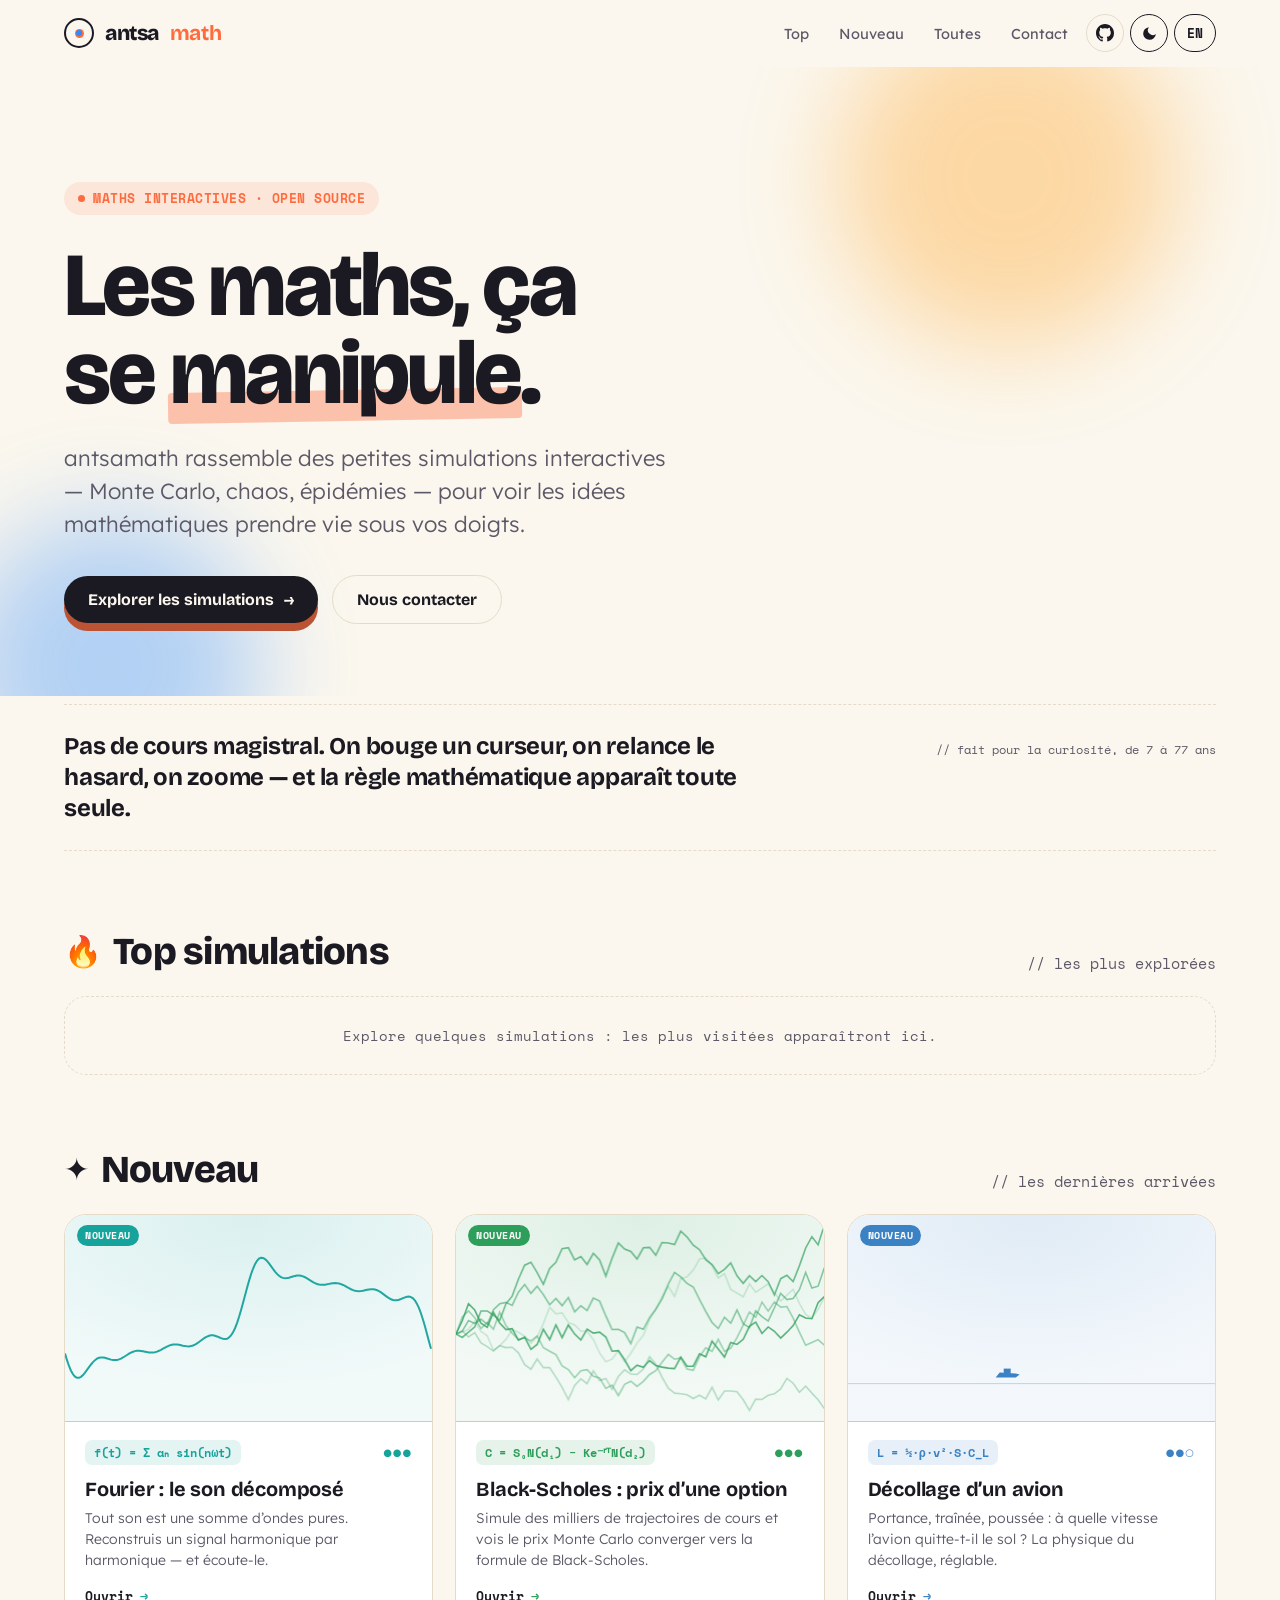
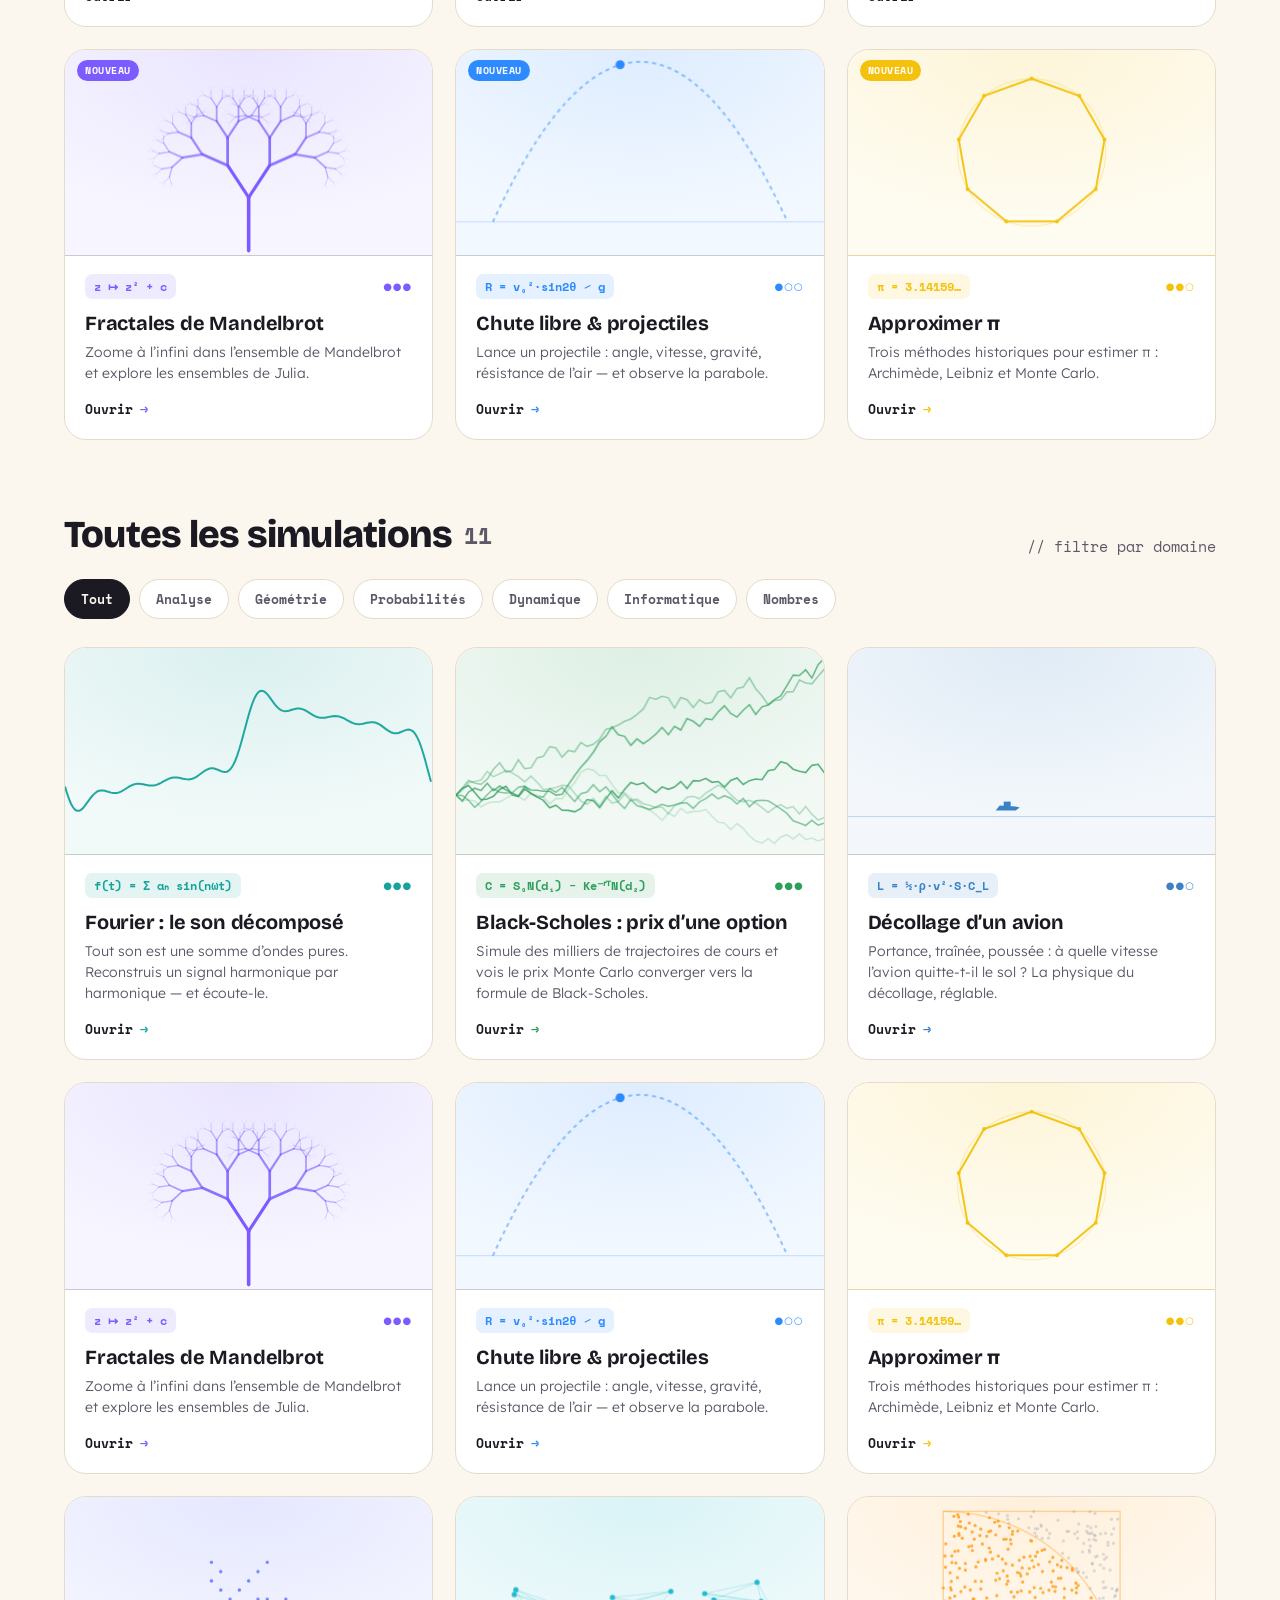
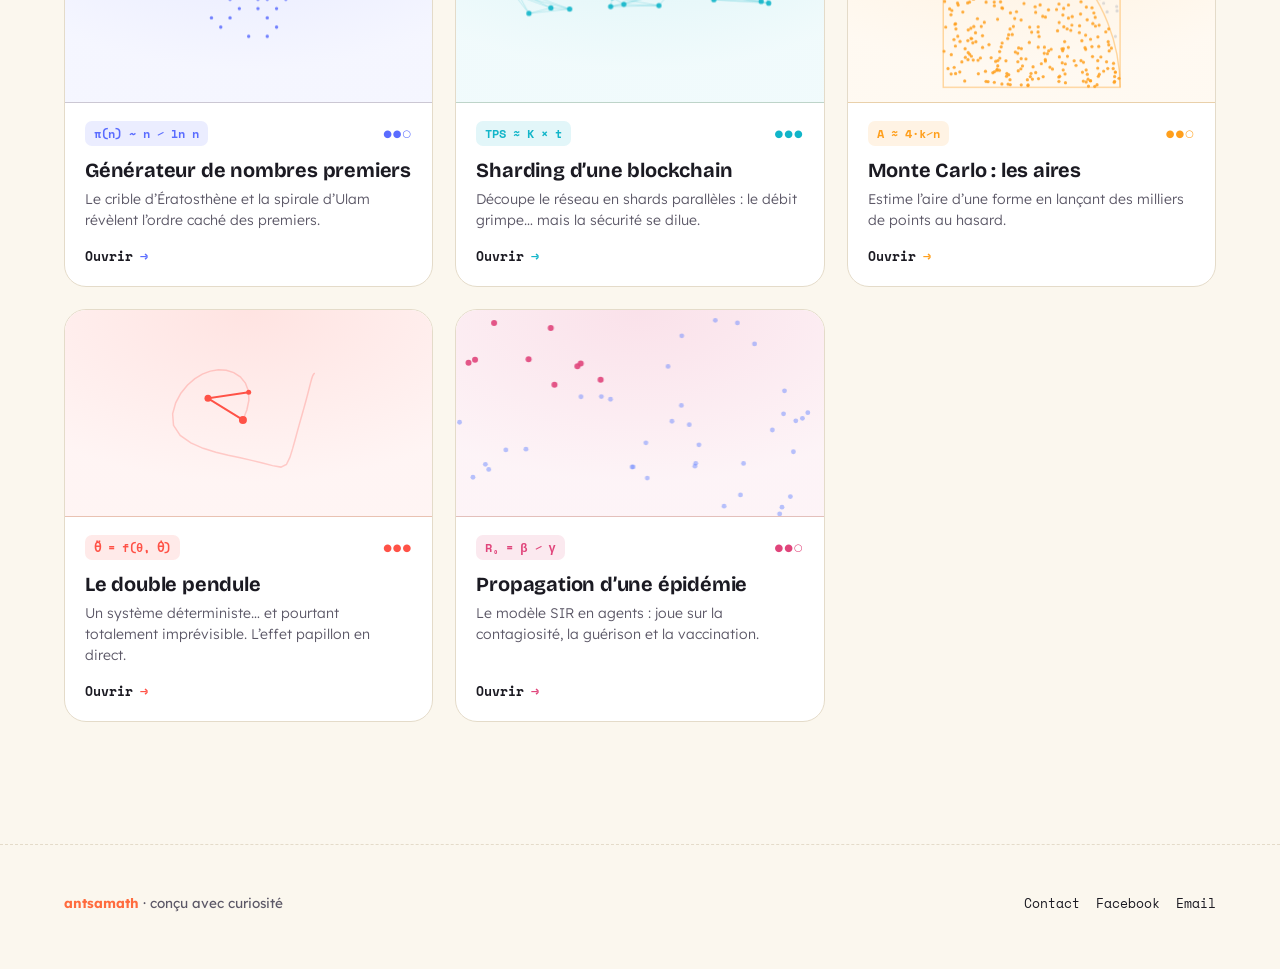
<file: index.html>
<!DOCTYPE html>
<html lang="fr" data-theme="light">
<head>
<meta charset="UTF-8" />
<meta name="viewport" content="width=device-width, initial-scale=1.0" />
<title>antsamath — jouer avec les maths</title>
<script>document.documentElement.dataset.theme=localStorage.getItem("antsamath-theme")||"light";document.documentElement.lang=localStorage.getItem("antsamath-lang")||"fr";</script>
<link rel="preconnect" href="https://fonts.googleapis.com" />
<link rel="preconnect" href="https://fonts.gstatic.com" crossorigin />
<link href="https://fonts.googleapis.com/css2?family=Bricolage+Grotesque:opsz,wght@12..96,500;12..96,700;12..96,800&family=Lexend:wght@300;400;500;600&family=Space+Mono:wght@400;700&display=swap" rel="stylesheet" />
<link rel="stylesheet" href="assets/theme-a.css" />
<style>
  /* ---------- HERO ---------- */
  .hero { position: relative; padding: clamp(54px, 9vw, 116px) clamp(16px, 5vw, 64px) clamp(36px, 6vw, 72px); overflow: hidden; }
  #hero-canvas { position: absolute; inset: -10% -5% auto -5%; width: 110%; height: 130%; opacity: .55; pointer-events: none; z-index: 0; }
  .hero-blob { position: absolute; border-radius: 50%; filter: blur(50px); opacity: .35; z-index: 0; pointer-events: none; }
  .hero-inner { position: relative; z-index: 2; max-width: 980px; }
  .kicker { display: inline-flex; align-items: center; gap: 8px; font-family: var(--mono); font-size: 12.5px; font-weight: 700; letter-spacing: .04em; text-transform: uppercase; color: var(--accent); background: color-mix(in srgb, var(--accent) 12%, var(--bg)); padding: 7px 14px; border-radius: 999px; margin-bottom: 26px; }
  .kicker .pulse { width: 7px; height: 7px; border-radius: 50%; background: var(--accent); animation: pulse 1.6s ease-in-out infinite; }
  @keyframes pulse { 0%,100% { opacity: 1; transform: scale(1); } 50% { opacity: .4; transform: scale(.7); } }
  .hero h1 { font-family: var(--display); font-weight: 800; letter-spacing: -.03em; line-height: .98; font-size: clamp(40px, 8vw, 90px); margin: 0 0 24px; text-wrap: balance; }
  .hero h1 .hl { position: relative; white-space: nowrap; }
  .hero h1 .hl::after { content: ""; position: absolute; left: -2px; right: -2px; bottom: .08em; height: .34em; background: color-mix(in srgb, var(--accent) 38%, transparent); border-radius: 4px; z-index: -1; transform: rotate(-1deg); }
  .hero p.lede { font-size: clamp(17px, 2.2vw, 22px); line-height: 1.5; color: var(--ink-soft); max-width: 620px; margin: 0 0 34px; font-weight: 300; }
  .cta-row { display: flex; flex-wrap: wrap; gap: 14px; align-items: center; }

  /* ---------- MISSION STRIP ---------- */
  .mission { padding: 8px clamp(16px, 5vw, 64px) 6px; }
  .mission-inner { border-top: 1px dashed var(--line); border-bottom: 1px dashed var(--line); padding: 26px 0; display: flex; flex-wrap: wrap; gap: 14px 40px; align-items: baseline; justify-content: space-between; }
  .mission-inner .big { font-family: var(--display); font-weight: 700; font-size: clamp(18px, 2.4vw, 24px); letter-spacing: -.01em; max-width: 720px; line-height: 1.3; }
  .mission-inner .tag { font-family: var(--mono); font-size: 12px; color: var(--ink-soft); }

  /* ---------- SECTIONS ---------- */
  main { padding: clamp(40px, 6vw, 72px) clamp(16px, 5vw, 64px) 20px; }
  .section { margin-bottom: clamp(44px, 6vw, 72px); }
  .sec-head { display: flex; flex-wrap: wrap; align-items: flex-end; justify-content: space-between; gap: 14px; margin-bottom: 22px; }
  .sec-head h2 { font-family: var(--display); font-weight: 800; font-size: clamp(24px, 3.6vw, 38px); letter-spacing: -.02em; margin: 0; display: flex; align-items: center; gap: 12px; }
  .sec-head h2 .ic { font-size: .8em; }
  .sec-head .sub { color: var(--ink-soft); font-size: 14.5px; font-family: var(--mono); }
  #filters { margin-bottom: 28px; }
  .hint { font-family: var(--mono); font-size: 14px; color: var(--ink-soft); border: 1px dashed var(--line); border-radius: var(--r); padding: 28px; text-align: center; }

  /* ---------- ÉTAT VIDE ---------- */
  .empty { max-width: 720px; margin: clamp(30px, 6vw, 70px) auto; padding: clamp(28px, 5vw, 48px); border: 1px dashed var(--line); border-radius: 26px; background: var(--card); }
  .empty h2 { font-family: var(--display); font-weight: 800; font-size: clamp(24px, 4vw, 34px); margin: 0 0 14px; letter-spacing: -.02em; }
  .empty p { color: var(--ink-soft); font-size: 15.5px; line-height: 1.6; margin: 0 0 20px; }
  .empty pre { font-family: var(--mono); font-size: 13px; background: var(--bg-2); border: 1px solid var(--line); border-radius: 14px; padding: 18px 20px; overflow-x: auto; line-height: 1.7; color: var(--ink); }
  .empty .accentword { color: var(--accent); }
</style>
</head>
<body>
  <nav class="nav" id="nav">
    <a href="index.html" class="brand">
      <span class="brand-mark"><span class="orbit"></span><span class="sun"></span><span class="moon"></span></span>
      antsa<b>math</b>
    </a>
    <span class="nav-spacer"></span>
    <div class="nav-links">
      <a class="txtlink" href="#top" data-fr="Top" data-en="Top">Top</a>
      <a class="txtlink" href="#nouveau" data-fr="Nouveau" data-en="New">Nouveau</a>
      <a class="txtlink" href="#tous" data-fr="Toutes" data-en="All">Toutes</a>
      <a class="txtlink" href="contact.html" data-fr="Contact" data-en="Contact">Contact</a>
      <a class="gh" href="https://github.com" target="_blank" rel="noopener" aria-label="GitHub">
        <svg viewBox="0 0 16 16" fill="currentColor"><path d="M8 0C3.58 0 0 3.58 0 8c0 3.54 2.29 6.53 5.47 7.59.4.07.55-.17.55-.38 0-.19-.01-.82-.01-1.49-2.01.37-2.53-.49-2.69-.94-.09-.23-.48-.94-.82-1.13-.28-.15-.68-.52-.01-.53.63-.01 1.08.58 1.23.82.72 1.21 1.87.87 2.33.66.07-.52.28-.87.51-1.07-1.78-.2-3.64-.89-3.64-3.95 0-.87.31-1.59.82-2.15-.08-.2-.36-1.02.08-2.12 0 0 .67-.21 2.2.82.64-.18 1.32-.27 2-.27.68 0 1.36.09 2 .27 1.53-1.04 2.2-.82 2.2-.82.44 1.1.16 1.92.08 2.12.51.56.82 1.27.82 2.15 0 3.07-1.87 3.75-3.65 3.95.29.25.54.73.54 1.48 0 1.07-.01 1.93-.01 2.2 0 .21.15.46.55.38A8.01 8.01 0 0016 8c0-4.42-3.58-8-8-8z"/></svg>
      </a>
      <button class="themebtn" type="button" aria-label="Mode sombre"></button>
      <button class="langbtn" type="button">EN</button>
    </div>
  </nav>

  <header class="hero">
    <canvas id="hero-canvas"></canvas>
    <div class="hero-blob" style="width:340px;height:340px;background:#FF9F1C;top:-60px;right:8%;"></div>
    <div class="hero-blob" style="width:300px;height:300px;background:#2E8BFF;bottom:-120px;left:-40px;"></div>
    <div class="hero-inner">
      <span class="kicker"><span class="pulse"></span><span data-fr="Maths interactives · open source" data-en="Interactive maths · open source">Maths interactives · open source</span></span>
      <h1 data-html="1" data-fr="Les maths, ça se &lt;span class='hl'&gt;manipule&lt;/span&gt;." data-en="Maths you can &lt;span class='hl'&gt;play with&lt;/span&gt;.">Les maths, ça se <span class="hl">manipule</span>.</h1>
      <p class="lede" data-fr="antsamath rassemble des petites simulations interactives — Monte Carlo, chaos, épidémies — pour voir les idées mathématiques prendre vie sous vos doigts." data-en="antsamath gathers tiny interactive simulations — Monte Carlo, chaos, epidemics — so you can watch mathematical ideas come alive under your fingers.">antsamath rassemble des petites simulations interactives — Monte Carlo, chaos, épidémies — pour voir les idées mathématiques prendre vie sous vos doigts.</p>
      <div class="cta-row">
        <a href="#tous" class="btn btn-primary"><span data-fr="Explorer les simulations" data-en="Explore the simulations">Explorer les simulations</span> →</a>
        <a href="contact.html" class="btn btn-ghost" data-fr="Nous contacter" data-en="Contact us">Nous contacter</a>
      </div>
    </div>
  </header>

  <section class="mission">
    <div class="mission-inner">
      <div class="big" data-fr="Pas de cours magistral. On bouge un curseur, on relance le hasard, on zoome — et la règle mathématique apparaît toute seule." data-en="No lecture. Move a slider, reroll the randomness, zoom in — and the maths rule reveals itself.">Pas de cours magistral. On bouge un curseur, on relance le hasard, on zoome — et la règle mathématique apparaît toute seule.</div>
      <div class="tag" data-fr="// fait pour la curiosité, de 7 à 77 ans" data-en="// built for the curious, ages 7 to 77">// fait pour la curiosité, de 7 à 77 ans</div>
    </div>
  </section>

  <main>
    <!-- ÉTAT VIDE -->
    <div class="empty" id="empty" style="display:none">
      <h2 data-fr="Aucune simulation… pour l’instant." data-en="No simulation… yet.">Aucune simulation… pour l’instant.</h2>
      <p data-html="1" data-fr="Pour en ajouter une, dépose un dossier dans &lt;span class='accentword'&gt;artifacts/&lt;/span&gt; avec un fichier &lt;span class='accentword'&gt;meta.json&lt;/span&gt;. Le site le détecte tout seul." data-en="To add one, drop a folder in &lt;span class='accentword'&gt;artifacts/&lt;/span&gt; with a &lt;span class='accentword'&gt;meta.json&lt;/span&gt; file. The site detects it automatically.">Pour en ajouter une, dépose un dossier dans <span class="accentword">artifacts/</span> avec un fichier <span class="accentword">meta.json</span>. Le site le détecte tout seul.</p>
      <pre>artifacts/
└─ ma-simulation/
   ├─ index.html
   └─ meta.json</pre>
    </div>

    <!-- SECTIONS DYNAMIQUES -->
    <div id="sections" style="display:none">
      <section class="section" id="top">
        <div class="sec-head">
          <h2><span class="ic">🔥</span><span data-fr="Top simulations" data-en="Top simulations">Top simulations</span></h2>
          <span class="sub" data-fr="// les plus explorées" data-en="// most explored">// les plus explorées</span>
        </div>
        <div class="grid" id="grid-top"></div>
        <div class="hint" id="top-hint" data-fr="Explore quelques simulations : les plus visitées apparaîtront ici." data-en="Explore a few simulations: the most visited ones will show up here.">Explore quelques simulations : les plus visitées apparaîtront ici.</div>
      </section>

      <section class="section" id="nouveau">
        <div class="sec-head">
          <h2><span class="ic">✦</span><span data-fr="Nouveau" data-en="New">Nouveau</span></h2>
          <span class="sub" data-fr="// les dernières arrivées" data-en="// freshly added">// les dernières arrivées</span>
        </div>
        <div class="grid" id="grid-new"></div>
      </section>

      <section class="section" id="tous">
        <div class="sec-head">
          <h2><span data-fr="Toutes les simulations" data-en="All simulations">Toutes les simulations</span> <span class="sub" id="count-all" style="font-size:.6em"></span></h2>
          <span class="sub" data-fr="// filtre par domaine" data-en="// filter by field">// filtre par domaine</span>
        </div>
        <div class="filters" id="filters"></div>
        <div class="grid" id="grid-all"></div>
      </section>
    </div>
  </main>

  <footer>
    <div class="foot-inner">
      <div class="fnote"><b>antsamath</b> · <span data-fr="conçu avec curiosité" data-en="made with curiosity">conçu avec curiosité</span></div>
      <div class="foot-links">
        <a href="contact.html" data-fr="Contact" data-en="Contact">Contact</a>
        <a href="https://www.facebook.com/share/18awvnN48U/" target="_blank" rel="noopener">Facebook</a>
        <a href="mailto:antsamath.cdf@gmail.com">Email</a>
      </div>
    </div>
  </footer>

  <script src="assets/config.js"></script>
  <script src="assets/sketches.js"></script>
  <script src="assets/common.js"></script>
  <script src="assets/home.js"></script>
</body>
</html>
</file>
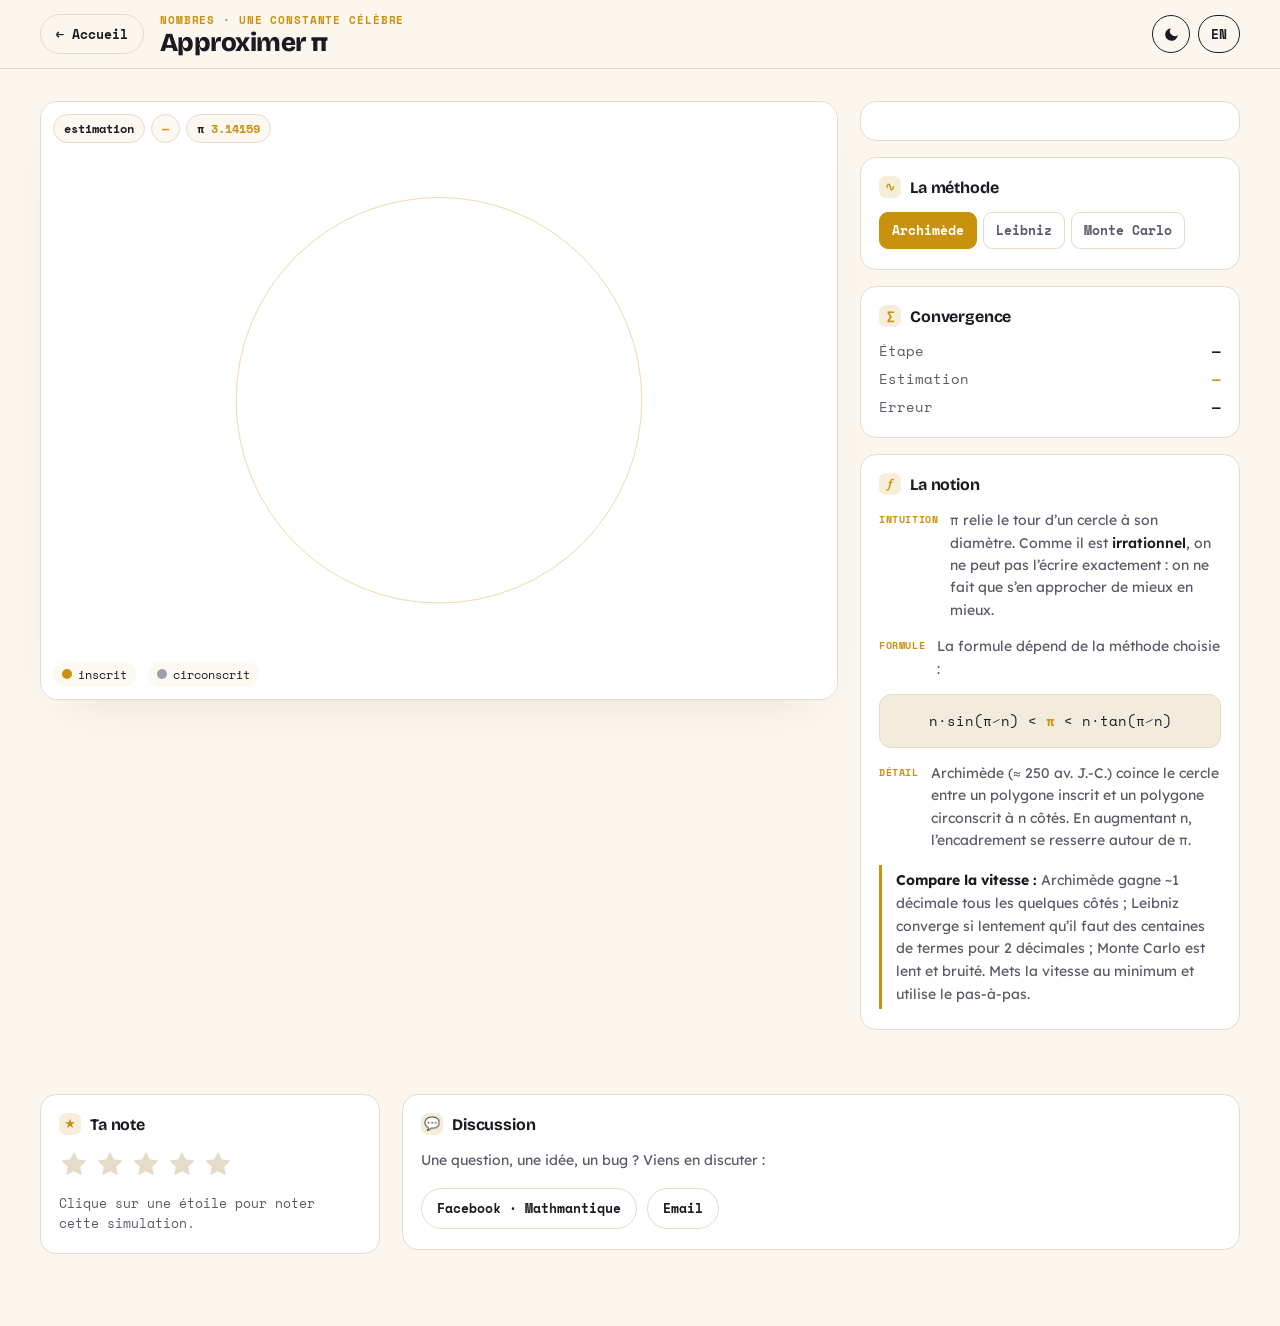
<file: artifacts/approximation-pi/index.html>
<!DOCTYPE html>
<html lang="fr" data-theme="light">
<head>
<meta charset="UTF-8" />
<meta name="viewport" content="width=device-width, initial-scale=1.0" />
<title>Approximer π · antsamath</title>
<script>document.documentElement.dataset.theme=localStorage.getItem("antsamath-theme")||"light";document.documentElement.lang=localStorage.getItem("antsamath-lang")||"fr";</script>
<link rel="preconnect" href="https://fonts.googleapis.com" />
<link rel="preconnect" href="https://fonts.gstatic.com" crossorigin />
<link href="https://fonts.googleapis.com/css2?family=Bricolage+Grotesque:opsz,wght@12..96,500;12..96,700;12..96,800&family=Lexend:wght@300;400;500;600&family=Space+Mono:wght@400;700&display=swap" rel="stylesheet" />
<link rel="stylesheet" href="../../assets/theme-a.css" />
<link rel="stylesheet" href="../../assets/artifact.css" />
<style>
  body { --accent: #C9920E; }
  html[data-theme="dark"] body { --accent: #F4C20D; }
</style>
</head>
<body>
  <header class="art-nav">
    <a class="back" href="../../index.html">← <span data-fr="Accueil" data-en="Home">Accueil</span></a>
    <div class="art-head">
      <div class="tag" data-fr="Nombres · Une constante célèbre" data-en="Numbers · A famous constant">Nombres · Une constante célèbre</div>
      <h1 data-fr="Approximer π" data-en="Approximating π">Approximer π</h1>
    </div>
    <div class="art-tools">
      <button class="themebtn" type="button"></button>
      <button class="langbtn" type="button">EN</button>
    </div>
  </header>

  <main class="art-main">
    <div class="stage-wrap">
      <div class="stage">
        <canvas id="cv"></canvas>
        <div class="readouts">
          <span class="pill" data-fr="estimation" data-en="estimate">estimation</span><span class="pill"><b id="r-est">—</b></span>
          <span class="pill">π <b id="r-pi">3.14159</b></span>
        </div>
        <div class="legend" id="legend"></div>
      </div>
    </div>

    <aside class="panel">
      <div class="block" id="sim-controls"></div>

      <div class="block">
        <h3><span class="ic">∿</span><span data-fr="La méthode" data-en="The method">La méthode</span></h3>
        <div class="seg" id="methods" data-tip-fr="Trois façons historiques d’approcher π. Archimède encadre le cercle par des polygones ; Leibniz additionne une série infinie ; Monte Carlo utilise le hasard." data-tip-en="Three historical ways to approach π. Archimedes brackets the circle with polygons; Leibniz sums an infinite series; Monte Carlo uses randomness.">
          <button data-m="archi" class="on" data-fr="Archimède" data-en="Archimedes">Archimède</button>
          <button data-m="leibniz" data-fr="Leibniz" data-en="Leibniz">Leibniz</button>
          <button data-m="mc" data-fr="Monte Carlo" data-en="Monte Carlo">Monte Carlo</button>
        </div>
      </div>

      <div class="block">
        <h3><span class="ic">∑</span><span data-fr="Convergence" data-en="Convergence">Convergence</span></h3>
        <div class="kv">
          <span class="k" id="k-step-lab" data-fr="Étape" data-en="Step">Étape</span><span class="v" id="k-step">—</span>
          <span class="k" data-fr="Estimation" data-en="Estimate">Estimation</span><span class="v hot" id="k-est">—</span>
          <span class="k" data-fr="Erreur" data-en="Error">Erreur</span><span class="v" id="k-err">—</span>
        </div>
      </div>

      <div class="block lesson">
        <h3><span class="ic">𝑓</span><span data-fr="La notion" data-en="The idea">La notion</span></h3>
        <div class="step">
          <span class="lab" data-fr="Intuition" data-en="Intuition">Intuition</span>
          <div class="body" data-fr="π relie le tour d’un cercle à son diamètre. Comme il est <strong>irrationnel</strong>, on ne peut pas l’écrire exactement : on ne fait que s’en approcher de mieux en mieux." data-en="π links a circle’s perimeter to its diameter. Being <strong>irrational</strong>, it can’t be written exactly: we only get closer and closer." data-html="1"></div>
        </div>
        <div class="step">
          <span class="lab" data-fr="Formule" data-en="Formula">Formule</span>
          <div class="body" id="method-formula-note" data-fr="La formule dépend de la méthode choisie :" data-en="The formula depends on the chosen method:" data-html="1"></div>
          <div class="fbox" id="f-method">—</div>
        </div>
        <div class="step">
          <span class="lab" data-fr="Détail" data-en="Detail">Détail</span>
          <div class="body" id="method-note" data-html="1"></div>
        </div>
        <p class="tip" data-fr="<b>Compare la vitesse :</b> Archimède gagne ~1 décimale tous les quelques côtés ; Leibniz converge si lentement qu’il faut des centaines de termes pour 2 décimales ; Monte Carlo est lent et bruité. Mets la vitesse au minimum et utilise le pas-à-pas." data-en="<b>Compare the speed:</b> Archimedes gains ~1 digit every few sides; Leibniz converges so slowly it needs hundreds of terms for 2 digits; Monte Carlo is slow and noisy. Set speed to minimum and use Step." data-html="1"></p>
      </div>
    </aside>
  </main>

  <section class="feedback-wrap" id="feedback"></section>

  <script src="../../assets/config.js"></script>
  <script src="../../assets/common.js"></script>
  <script src="../../assets/simkit.js"></script>
  <script src="sim.js"></script>
  <script src="../../assets/feedback.js"></script>
</body>
</html>
</file>
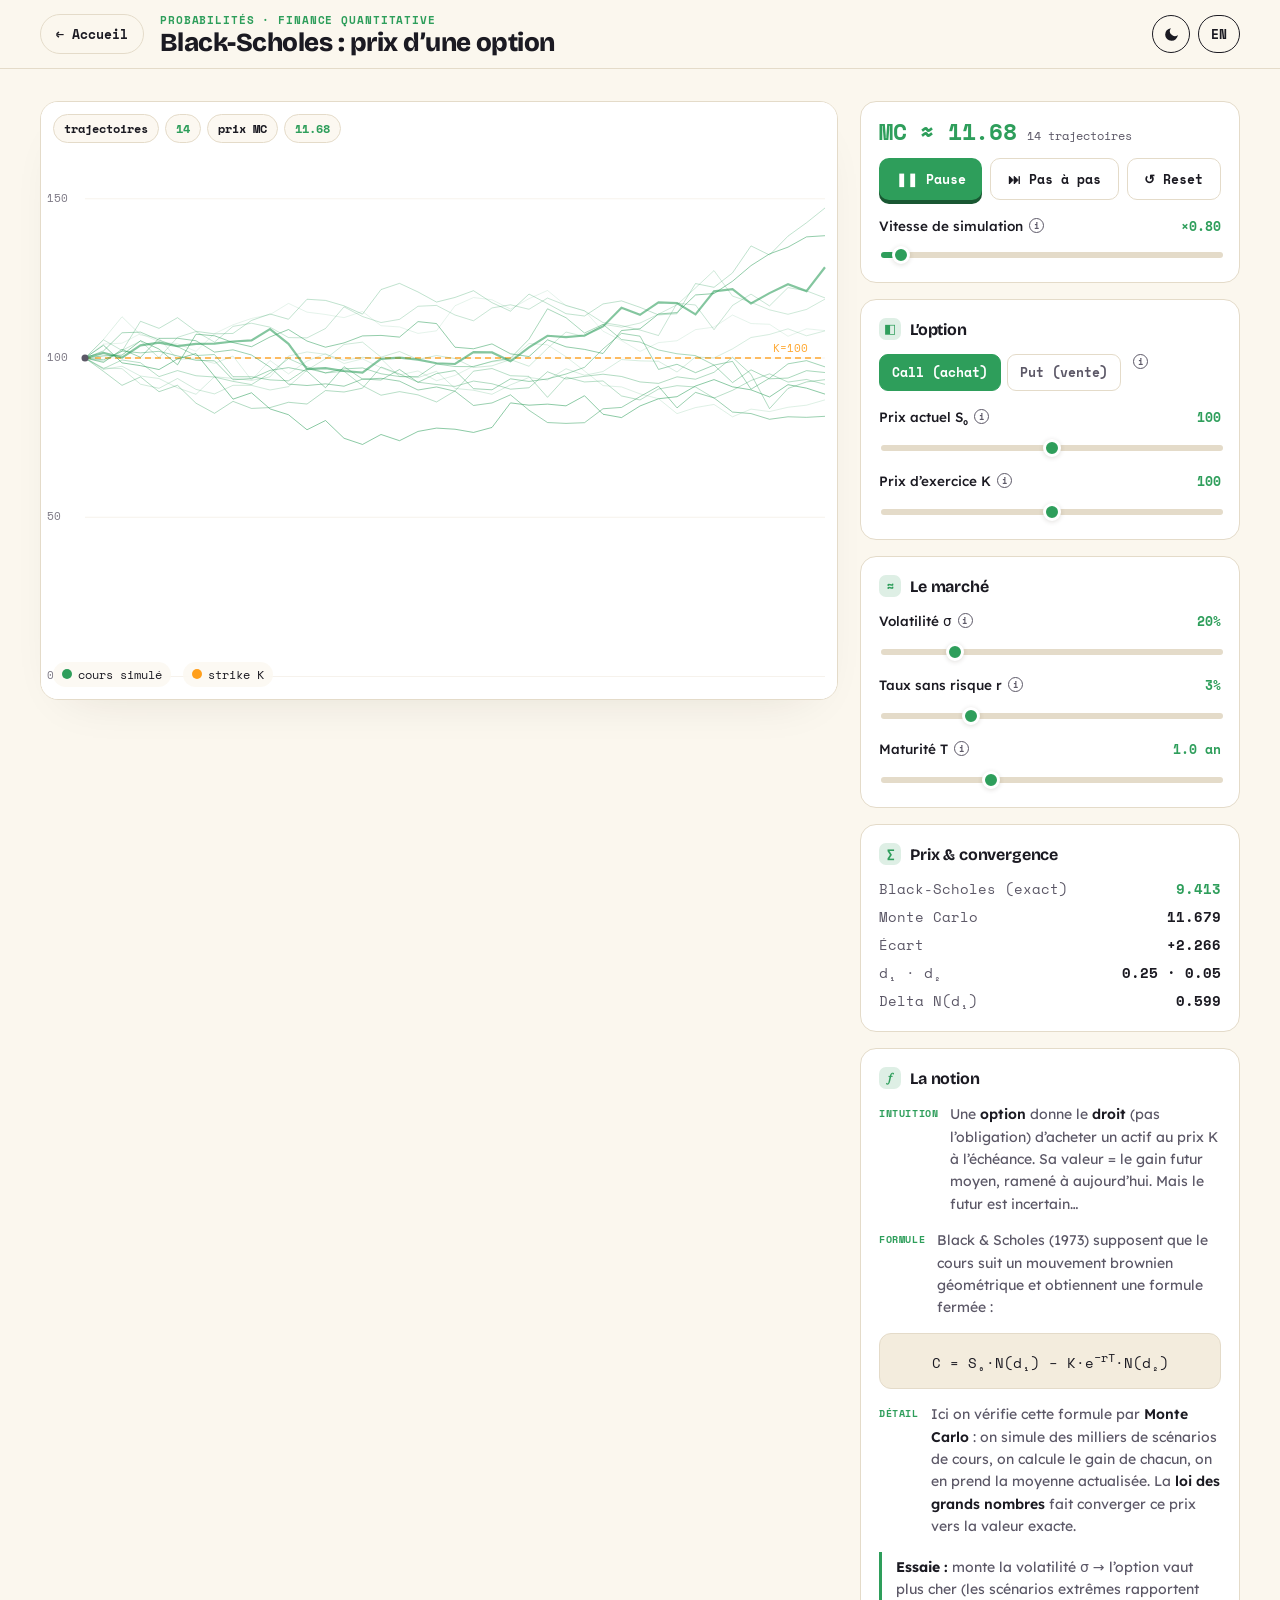
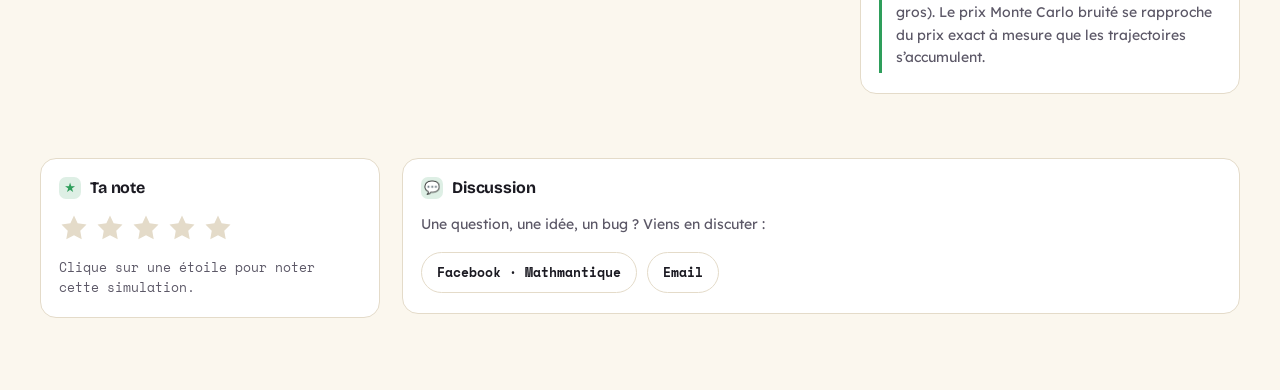
<file: artifacts/black-scholes/index.html>
<!DOCTYPE html>
<html lang="fr" data-theme="light">
<head>
<meta charset="UTF-8" />
<meta name="viewport" content="width=device-width, initial-scale=1.0" />
<title>Black-Scholes · antsamath</title>
<script>document.documentElement.dataset.theme=localStorage.getItem("antsamath-theme")||"light";document.documentElement.lang=localStorage.getItem("antsamath-lang")||"fr";</script>
<link rel="preconnect" href="https://fonts.googleapis.com" />
<link rel="preconnect" href="https://fonts.gstatic.com" crossorigin />
<link href="https://fonts.googleapis.com/css2?family=Bricolage+Grotesque:opsz,wght@12..96,500;12..96,700;12..96,800&family=Lexend:wght@300;400;500;600&family=Space+Mono:wght@400;700&display=swap" rel="stylesheet" />
<link rel="stylesheet" href="../../assets/theme-a.css" />
<link rel="stylesheet" href="../../assets/artifact.css" />
<style>
  body { --accent: #2E9E5B; }
  html[data-theme="dark"] body { --accent: #54CE82; }
</style>
</head>
<body>
  <header class="art-nav">
    <a class="back" href="../../index.html">← <span data-fr="Accueil" data-en="Home">Accueil</span></a>
    <div class="art-head">
      <div class="tag" data-fr="Probabilités · Finance quantitative" data-en="Probability · Quantitative finance">Probabilités · Finance quantitative</div>
      <h1 data-fr="Black-Scholes : prix d’une option" data-en="Black-Scholes: option pricing">Black-Scholes : prix d’une option</h1>
    </div>
    <div class="art-tools">
      <button class="themebtn" type="button"></button>
      <button class="langbtn" type="button">EN</button>
    </div>
  </header>

  <main class="art-main">
    <div class="stage-wrap">
      <div class="stage">
        <canvas id="cv"></canvas>
        <div class="readouts">
          <span class="pill" data-fr="trajectoires" data-en="paths">trajectoires</span><span class="pill"><b id="r-n">0</b></span>
          <span class="pill" data-fr="prix MC" data-en="MC price">prix MC</span><span class="pill"><b id="r-mc">—</b></span>
        </div>
        <div class="legend" id="legend"></div>
      </div>
    </div>

    <aside class="panel">
      <div class="block" id="sim-controls"></div>

      <div class="block">
        <h3><span class="ic">◧</span><span data-fr="L’option" data-en="The option">L’option</span></h3>
        <div class="seg" id="otype" data-tip-fr="Call = droit d’ACHETER l’actif au prix K. Put = droit de le VENDRE au prix K. Un call gagne si le cours monte, un put s’il baisse." data-tip-en="Call = right to BUY the asset at price K. Put = right to SELL it at price K. A call gains if the price rises, a put if it falls.">
          <button data-t="call" class="on" data-fr="Call (achat)" data-en="Call">Call (achat)</button>
          <button data-t="put" data-fr="Put (vente)" data-en="Put">Put (vente)</button>
        </div>
        <div class="ctrl" style="margin-top:16px" data-tip-fr="Prix actuel de l’actif (le « spot » S₀), aujourd’hui." data-tip-en="Current price of the asset (the ‘spot’ S₀), today.">
          <label><span data-fr="Prix actuel S₀" data-en="Spot price S₀">Prix actuel S₀</span><span class="val" id="v-s0">100</span></label>
          <input type="range" id="s-s0" min="50" max="150" step="1" value="100" />
        </div>
        <div class="ctrl" data-tip-fr="Prix d’exercice (strike) : le prix convenu pour acheter/vendre à l’échéance. Le gain final dépend de l’écart entre le cours et K." data-tip-en="Strike price: the agreed price to buy/sell at maturity. The final payoff depends on the gap between the price and K.">
          <label><span data-fr="Prix d’exercice K" data-en="Strike K">Prix d’exercice K</span><span class="val" id="v-k">100</span></label>
          <input type="range" id="s-k" min="50" max="150" step="1" value="100" />
        </div>
      </div>

      <div class="block">
        <h3><span class="ic">≈</span><span data-fr="Le marché" data-en="The market">Le marché</span></h3>
        <div class="ctrl" data-tip-fr="Volatilité σ : l’ampleur (annualisée) des fluctuations du cours. Plus elle est grande, plus l’option a de valeur — l’incertitude se paie." data-tip-en="Volatility σ: the (annualized) magnitude of price swings. The larger it is, the more the option is worth — uncertainty has a price.">
          <label><span data-fr="Volatilité σ" data-en="Volatility σ">Volatilité σ</span><span class="val" id="v-vol">20%</span></label>
          <input type="range" id="s-vol" min="5" max="80" step="1" value="20" />
        </div>
        <div class="ctrl" data-tip-fr="Taux d’intérêt sans risque annuel r. Il sert à « actualiser » le gain futur en valeur d’aujourd’hui." data-tip-en="Annual risk-free interest rate r. Used to ‘discount’ the future payoff to today’s value.">
          <label><span data-fr="Taux sans risque r" data-en="Risk-free rate r">Taux sans risque r</span><span class="val" id="v-r">3%</span></label>
          <input type="range" id="s-r" min="0" max="12" step="0.5" value="3" />
        </div>
        <div class="ctrl" data-tip-fr="Maturité T : le temps qui reste avant l’échéance, en années. Plus l’échéance est lointaine, plus l’incertitude (et la valeur) augmente." data-tip-en="Maturity T: time left until expiry, in years. The further away, the more uncertainty (and value).">
          <label><span data-fr="Maturité T" data-en="Maturity T">Maturité T</span><span class="val" id="v-t">1.0 an</span></label>
          <input type="range" id="s-t" min="0.1" max="3" step="0.1" value="1" />
        </div>
      </div>

      <div class="block">
        <h3><span class="ic">∑</span><span data-fr="Prix & convergence" data-en="Price & convergence">Prix & convergence</span></h3>
        <div class="kv">
          <span class="k" data-fr="Black-Scholes (exact)" data-en="Black-Scholes (exact)">Black-Scholes (exact)</span><span class="v hot" id="k-bs">—</span>
          <span class="k" data-fr="Monte Carlo" data-en="Monte Carlo">Monte Carlo</span><span class="v" id="k-mc">—</span>
          <span class="k" data-fr="Écart" data-en="Gap">Écart</span><span class="v" id="k-gap">—</span>
          <span class="k">d₁ · d₂</span><span class="v" id="k-d">—</span>
          <span class="k" data-fr="Delta N(d₁)" data-en="Delta N(d₁)">Delta N(d₁)</span><span class="v" id="k-delta">—</span>
        </div>
      </div>

      <div class="block lesson">
        <h3><span class="ic">𝑓</span><span data-fr="La notion" data-en="The idea">La notion</span></h3>
        <div class="step">
          <span class="lab" data-fr="Intuition" data-en="Intuition">Intuition</span>
          <div class="body" data-fr="Une <strong>option</strong> donne le <strong>droit</strong> (pas l’obligation) d’acheter un actif au prix K à l’échéance. Sa valeur = le gain futur moyen, ramené à aujourd’hui. Mais le futur est incertain…" data-en="An <strong>option</strong> gives the <strong>right</strong> (not the duty) to buy an asset at price K at maturity. Its value = the average future payoff, brought back to today. But the future is uncertain…" data-html="1"></div>
        </div>
        <div class="step">
          <span class="lab" data-fr="Formule" data-en="Formula">Formule</span>
          <div class="body" data-fr="Black & Scholes (1973) supposent que le cours suit un mouvement brownien géométrique et obtiennent une formule fermée :" data-en="Black & Scholes (1973) assume the price follows a geometric Brownian motion and derive a closed-form formula:" data-html="1"></div>
          <div class="fbox">C = S₀·N(d₁) − K·e<sup>−rT</sup>·N(d₂)</div>
        </div>
        <div class="step">
          <span class="lab" data-fr="Détail" data-en="Detail">Détail</span>
          <div class="body" data-fr="Ici on vérifie cette formule par <strong>Monte Carlo</strong> : on simule des milliers de scénarios de cours, on calcule le gain de chacun, on en prend la moyenne actualisée. La <strong>loi des grands nombres</strong> fait converger ce prix vers la valeur exacte." data-en="Here we check the formula by <strong>Monte Carlo</strong>: we simulate thousands of price scenarios, compute each payoff, and average them discounted. The <strong>law of large numbers</strong> makes this price converge to the exact value." data-html="1"></div>
        </div>
        <p class="tip" data-fr="<b>Essaie :</b> monte la volatilité σ → l’option vaut plus cher (les scénarios extrêmes rapportent gros). Le prix Monte Carlo bruité se rapproche du prix exact à mesure que les trajectoires s’accumulent." data-en="<b>Try it:</b> raise volatility σ → the option is worth more (extreme scenarios pay big). The noisy Monte Carlo price approaches the exact one as paths pile up." data-html="1"></p>
      </div>
    </aside>
  </main>

  <section class="feedback-wrap" id="feedback"></section>

  <script src="../../assets/config.js"></script>
  <script src="../../assets/common.js"></script>
  <script src="../../assets/simkit.js"></script>
  <script src="sim.js"></script>
  <script src="../../assets/feedback.js"></script>
</body>
</html>
</file>
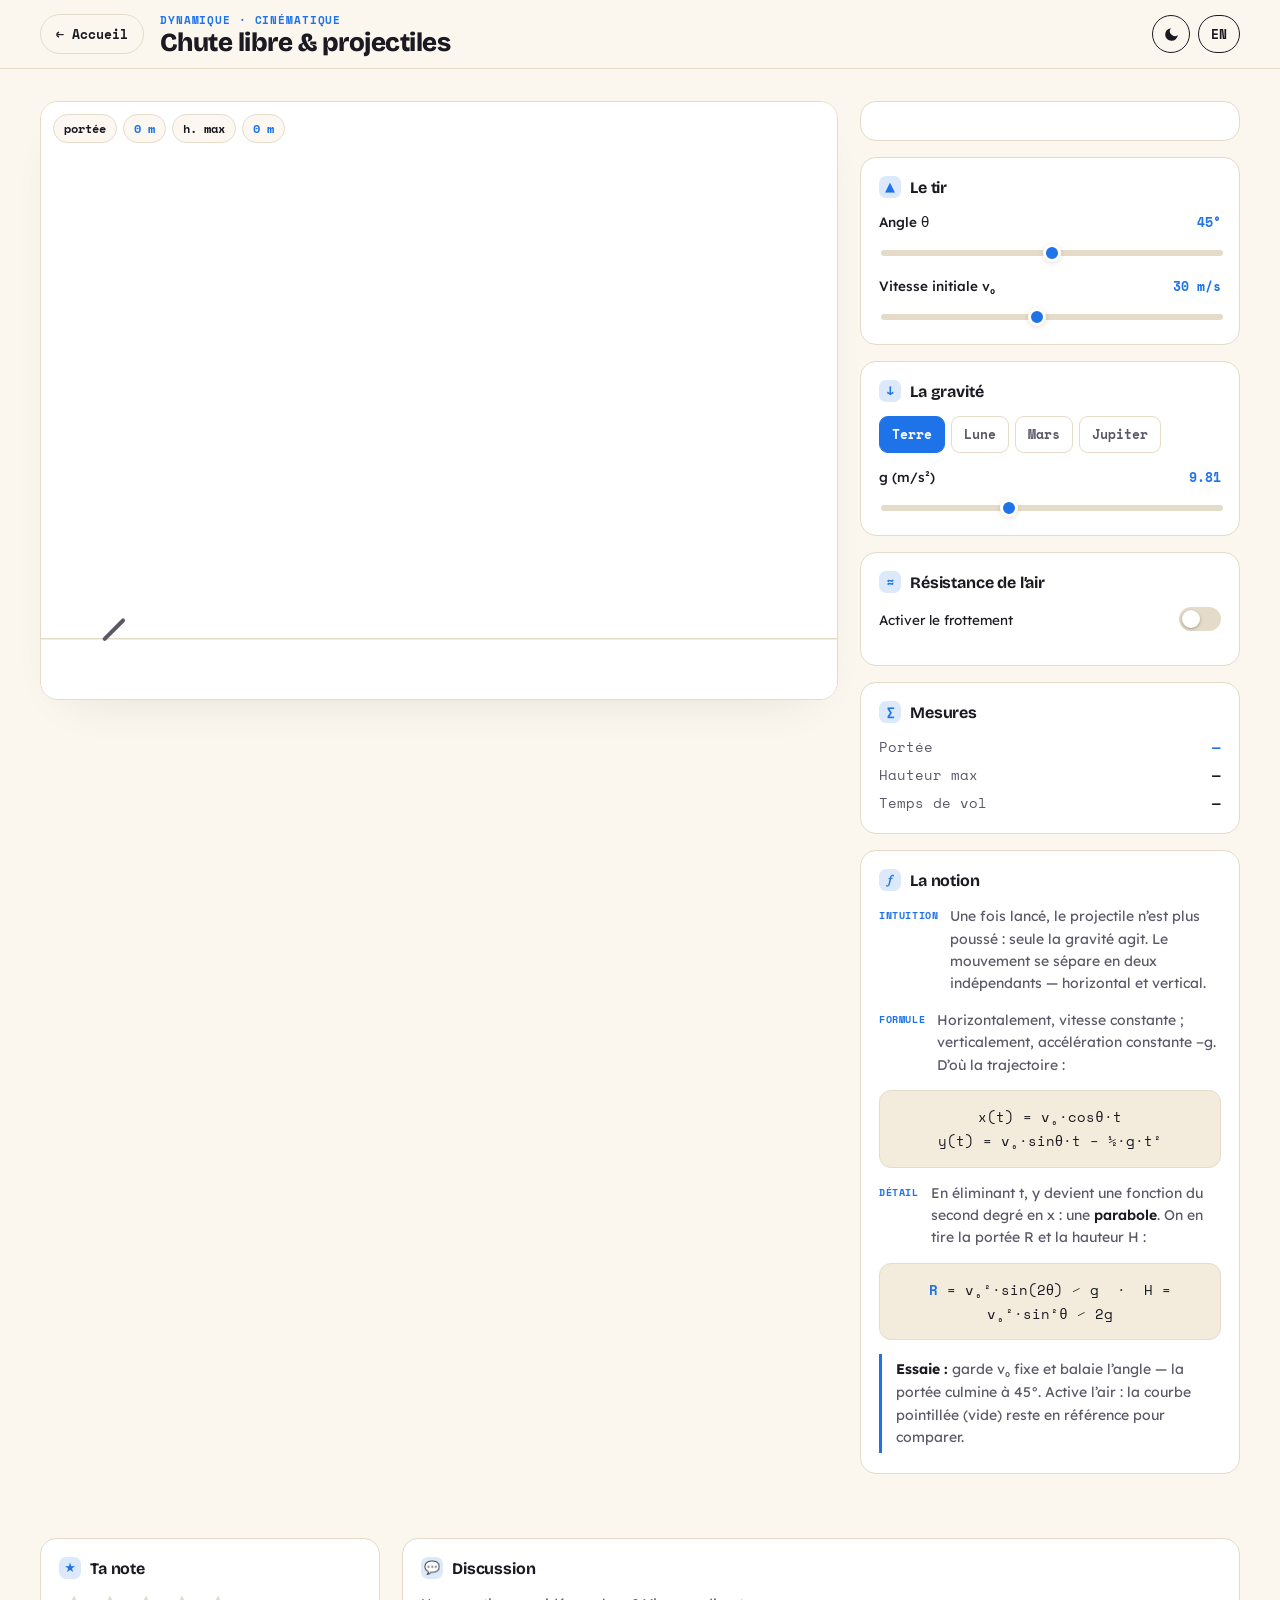
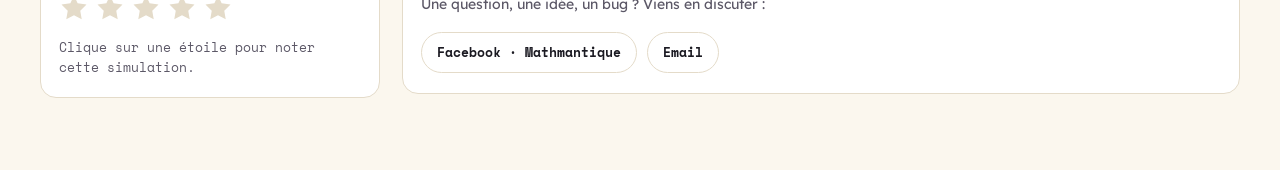
<file: artifacts/chute-libre/index.html>
<!DOCTYPE html>
<html lang="fr" data-theme="light">
<head>
<meta charset="UTF-8" />
<meta name="viewport" content="width=device-width, initial-scale=1.0" />
<title>Chute libre · antsamath</title>
<script>document.documentElement.dataset.theme=localStorage.getItem("antsamath-theme")||"light";document.documentElement.lang=localStorage.getItem("antsamath-lang")||"fr";</script>
<link rel="preconnect" href="https://fonts.googleapis.com" />
<link rel="preconnect" href="https://fonts.gstatic.com" crossorigin />
<link href="https://fonts.googleapis.com/css2?family=Bricolage+Grotesque:opsz,wght@12..96,500;12..96,700;12..96,800&family=Lexend:wght@300;400;500;600&family=Space+Mono:wght@400;700&display=swap" rel="stylesheet" />
<link rel="stylesheet" href="../../assets/theme-a.css" />
<link rel="stylesheet" href="../../assets/artifact.css" />
<style>
  body { --accent: #1F73E8; }
  html[data-theme="dark"] body { --accent: #5AA0FF; }
</style>
</head>
<body>
  <header class="art-nav">
    <a class="back" href="../../index.html">← <span data-fr="Accueil" data-en="Home">Accueil</span></a>
    <div class="art-head">
      <div class="tag" data-fr="Dynamique · Cinématique" data-en="Dynamics · Kinematics">Dynamique · Cinématique</div>
      <h1 data-fr="Chute libre & projectiles" data-en="Free fall & projectiles">Chute libre & projectiles</h1>
    </div>
    <div class="art-tools">
      <button class="themebtn" type="button"></button>
      <button class="langbtn" type="button">EN</button>
    </div>
  </header>

  <main class="art-main">
    <div class="stage-wrap">
      <div class="stage">
        <canvas id="cv"></canvas>
        <div class="readouts">
          <span class="pill" data-fr="portée" data-en="range">portée</span><span class="pill"><b id="r-range">0 m</b></span>
          <span class="pill" data-fr="h. max" data-en="max h.">h. max</span><span class="pill"><b id="r-h">0 m</b></span>
        </div>
        <div class="legend" id="legend"></div>
      </div>
    </div>

    <aside class="panel">
      <div class="block" id="sim-controls"></div>

      <div class="block">
        <h3><span class="ic">▲</span><span data-fr="Le tir" data-en="The launch">Le tir</span></h3>
        <div class="ctrl" data-tip-fr="Inclinaison du canon par rapport au sol. Sans air, la portée est maximale à 45°." data-tip-en="Tilt of the cannon from the ground. Without air, the range is greatest at 45°.">
          <label><span data-fr="Angle θ" data-en="Angle θ">Angle θ</span><span class="val" id="v-ang">45°</span></label>
          <input type="range" id="s-ang" min="5" max="85" step="1" value="45" />
        </div>
        <div class="ctrl" data-tip-fr="Vitesse du projectile au moment du lancer (en m/s). La portée et la hauteur croissent comme le carré de v₀." data-tip-en="Speed of the projectile at launch (m/s). Range and height grow like the square of v₀.">
          <label><span data-fr="Vitesse initiale v₀" data-en="Initial speed v₀">Vitesse initiale v₀</span><span class="val" id="v-v0">30 m/s</span></label>
          <input type="range" id="s-v0" min="5" max="60" step="1" value="30" />
        </div>
      </div>

      <div class="block">
        <h3><span class="ic">↓</span><span data-fr="La gravité" data-en="Gravity">La gravité</span></h3>
        <div class="seg" id="grav" data-tip-fr="Choisis un astre : sa pesanteur g change tout. Sur la Lune (g faible), le projectile vole bien plus loin et plus longtemps." data-tip-en="Pick a world: its gravity g changes everything. On the Moon (low g), the projectile flies much farther and longer.">
          <button data-g="9.81" class="on" data-fr="Terre" data-en="Earth">Terre</button>
          <button data-g="1.62" data-fr="Lune" data-en="Moon">Lune</button>
          <button data-g="3.71" data-fr="Mars" data-en="Mars">Mars</button>
          <button data-g="24.79" data-fr="Jupiter" data-en="Jupiter">Jupiter</button>
        </div>
        <div class="ctrl" style="margin-top:14px" data-tip-fr="Intensité de la pesanteur en m/s². Plus g est grand, plus la trajectoire est « écrasée » et courte." data-tip-en="Gravity strength in m/s². The larger g, the flatter and shorter the trajectory.">
          <label><span data-fr="g (m/s²)" data-en="g (m/s²)">g (m/s²)</span><span class="val" id="v-g">9.81</span></label>
          <input type="range" id="s-g" min="1" max="25" step="0.01" value="9.81" />
        </div>
      </div>

      <div class="block">
        <h3><span class="ic">≈</span><span data-fr="Résistance de l’air" data-en="Air resistance">Résistance de l’air</span></h3>
        <div class="toggle-row" style="margin-bottom:14px" data-tip-fr="Active une force qui freine le projectile, proportionnelle au carré de sa vitesse. La belle parabole devient asymétrique." data-tip-en="Turns on a force that slows the projectile, proportional to the square of its speed. The neat parabola becomes asymmetric.">
          <span data-fr="Activer le frottement" data-en="Enable drag">Activer le frottement</span>
          <label class="switch"><input type="checkbox" id="drag" /><span class="track"></span></label>
        </div>
        <div class="ctrl" id="c-k" style="display:none" data-tip-fr="Force du frottement de l’air. Plus il est grand, plus le projectile est freiné et retombe vite." data-tip-en="Strength of air drag. The larger it is, the more the projectile is slowed and the sooner it falls.">
          <label><span data-fr="Coefficient de traînée" data-en="Drag coefficient">Coefficient de traînée</span><span class="val" id="v-k">0.010</span></label>
          <input type="range" id="s-k" min="0.002" max="0.05" step="0.002" value="0.01" />
        </div>
      </div>

      <div class="block">
        <h3><span class="ic">∑</span><span data-fr="Mesures" data-en="Measurements">Mesures</span></h3>
        <div class="kv">
          <span class="k" data-fr="Portée" data-en="Range">Portée</span><span class="v hot" id="k-range">—</span>
          <span class="k" data-fr="Hauteur max" data-en="Max height">Hauteur max</span><span class="v" id="k-h">—</span>
          <span class="k" data-fr="Temps de vol" data-en="Flight time">Temps de vol</span><span class="v" id="k-t">—</span>
        </div>
      </div>

      <div class="block lesson">
        <h3><span class="ic">𝑓</span><span data-fr="La notion" data-en="The idea">La notion</span></h3>
        <div class="step">
          <span class="lab" data-fr="Intuition" data-en="Intuition">Intuition</span>
          <div class="body" data-fr="Une fois lancé, le projectile n’est plus poussé : seule la gravité agit. Le mouvement se sépare en deux indépendants — horizontal et vertical." data-en="Once launched, the projectile is no longer pushed: only gravity acts. The motion splits into two independent ones — horizontal and vertical." data-html="1"></div>
        </div>
        <div class="step">
          <span class="lab" data-fr="Formule" data-en="Formula">Formule</span>
          <div class="body" data-fr="Horizontalement, vitesse constante ; verticalement, accélération constante −g. D’où la trajectoire :" data-en="Horizontally, constant speed; vertically, constant acceleration −g. Hence the trajectory:" data-html="1"></div>
          <div class="fbox">x(t) = v₀·cosθ·t<br>y(t) = v₀·sinθ·t − ½·g·t²</div>
        </div>
        <div class="step">
          <span class="lab" data-fr="Détail" data-en="Detail">Détail</span>
          <div class="body" data-fr="En éliminant t, y devient une fonction du second degré en x : une <strong>parabole</strong>. On en tire la portée R et la hauteur H :" data-en="Eliminating t, y becomes a quadratic in x: a <strong>parabola</strong>. From it we get the range R and the height H:" data-html="1"></div>
          <div class="fbox"><span class="hot">R</span> = v₀²·sin(2θ) ⁄ g &nbsp;·&nbsp; H = v₀²·sin²θ ⁄ 2g</div>
        </div>
        <p class="tip" data-fr="<b>Essaie :</b> garde v₀ fixe et balaie l’angle — la portée culmine à 45°. Active l’air : la courbe pointillée (vide) reste en référence pour comparer." data-en="<b>Try it:</b> keep v₀ fixed and sweep the angle — range peaks at 45°. Turn on air: the dashed curve (vacuum) stays as a reference to compare." data-html="1"></p>
      </div>
    </aside>
  </main>

  <section class="feedback-wrap" id="feedback"></section>

  <script src="../../assets/config.js"></script>
  <script src="../../assets/common.js"></script>
  <script src="../../assets/simkit.js"></script>
  <script src="sim.js"></script>
  <script src="../../assets/feedback.js"></script>
</body>
</html>
</file>
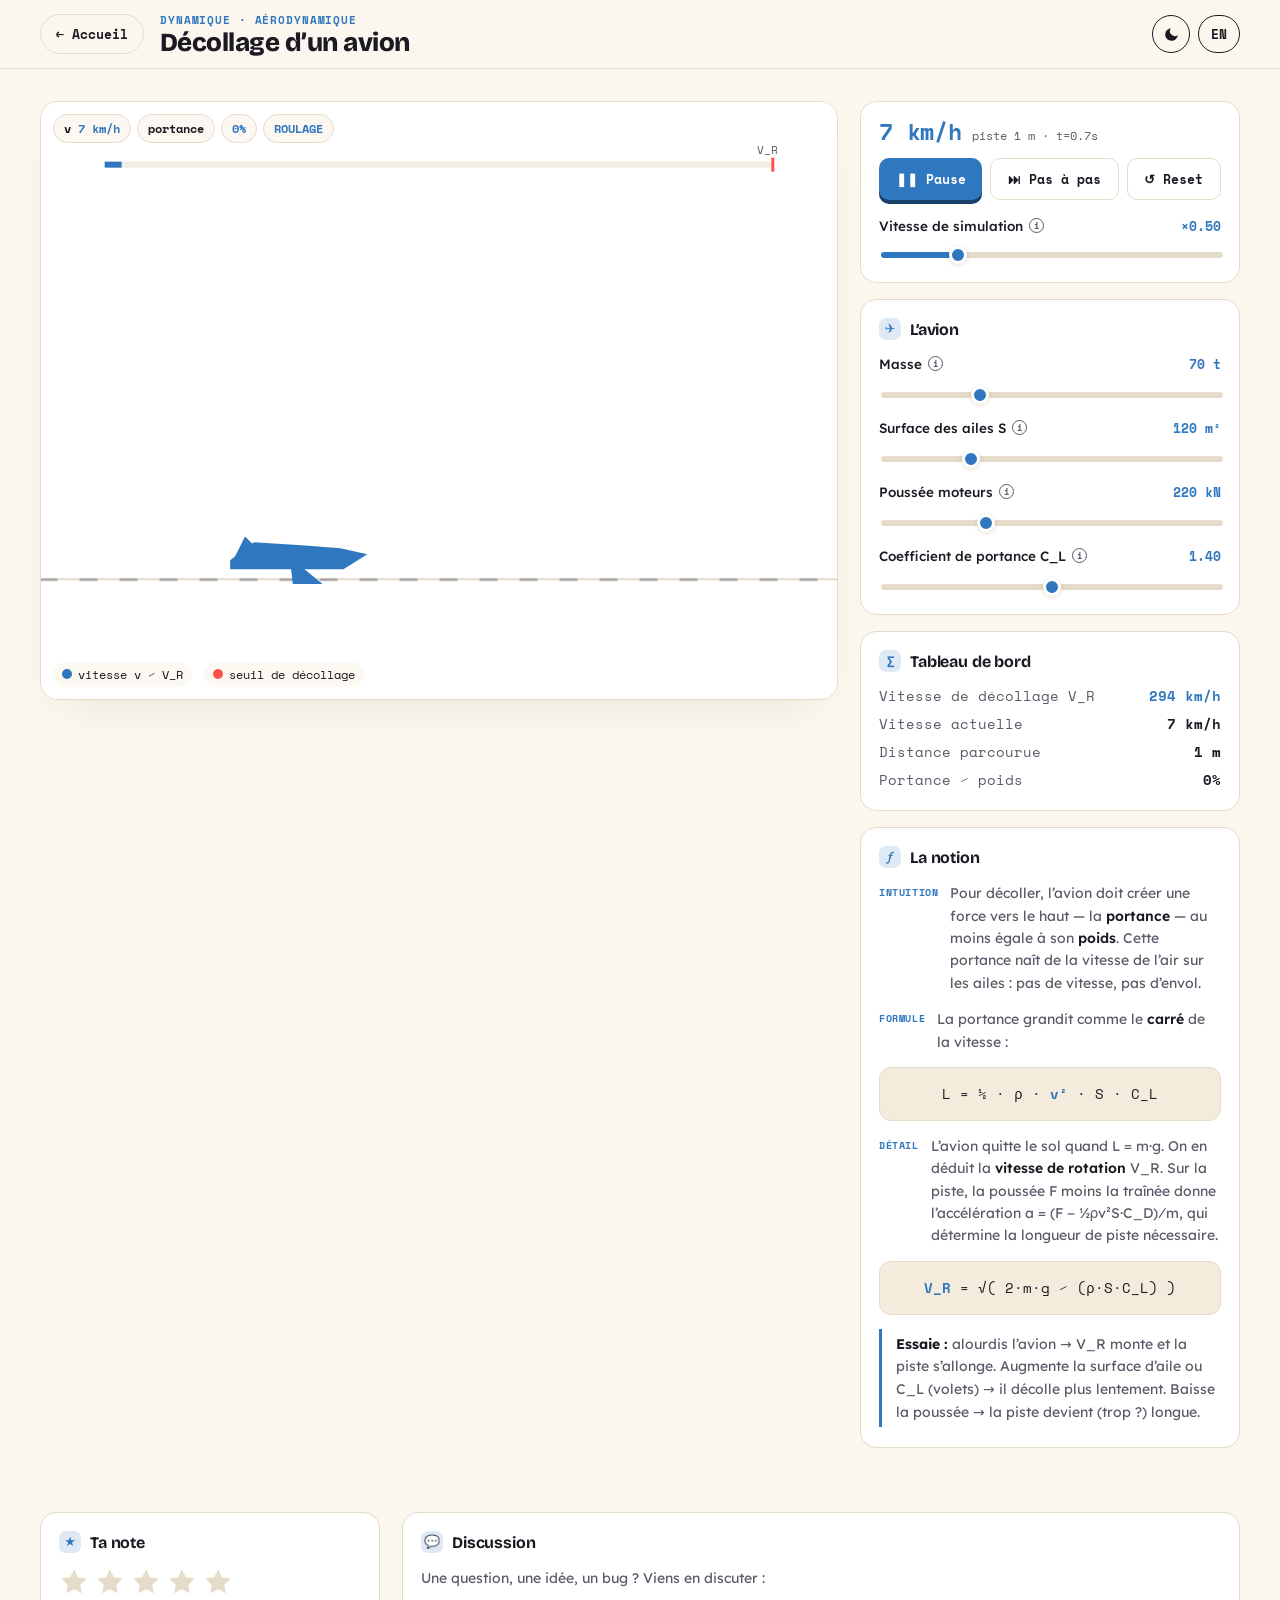
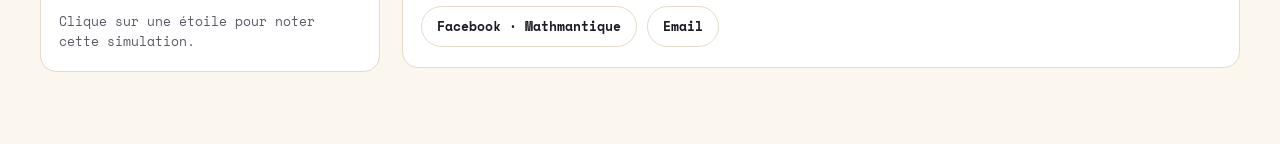
<file: artifacts/decollage-avion/index.html>
<!DOCTYPE html>
<html lang="fr" data-theme="light">
<head>
<meta charset="UTF-8" />
<meta name="viewport" content="width=device-width, initial-scale=1.0" />
<title>Décollage · antsamath</title>
<script>document.documentElement.dataset.theme=localStorage.getItem("antsamath-theme")||"light";document.documentElement.lang=localStorage.getItem("antsamath-lang")||"fr";</script>
<link rel="preconnect" href="https://fonts.googleapis.com" />
<link rel="preconnect" href="https://fonts.gstatic.com" crossorigin />
<link href="https://fonts.googleapis.com/css2?family=Bricolage+Grotesque:opsz,wght@12..96,500;12..96,700;12..96,800&family=Lexend:wght@300;400;500;600&family=Space+Mono:wght@400;700&display=swap" rel="stylesheet" />
<link rel="stylesheet" href="../../assets/theme-a.css" />
<link rel="stylesheet" href="../../assets/artifact.css" />
<style>
  body { --accent: #2F77BE; }
  html[data-theme="dark"] body { --accent: #5AA6EC; }
</style>
</head>
<body>
  <header class="art-nav">
    <a class="back" href="../../index.html">← <span data-fr="Accueil" data-en="Home">Accueil</span></a>
    <div class="art-head">
      <div class="tag" data-fr="Dynamique · Aérodynamique" data-en="Dynamics · Aerodynamics">Dynamique · Aérodynamique</div>
      <h1 data-fr="Décollage d’un avion" data-en="Aircraft takeoff">Décollage d’un avion</h1>
    </div>
    <div class="art-tools">
      <button class="themebtn" type="button"></button>
      <button class="langbtn" type="button">EN</button>
    </div>
  </header>

  <main class="art-main">
    <div class="stage-wrap">
      <div class="stage">
        <canvas id="cv"></canvas>
        <div class="readouts">
          <span class="pill">v <b id="r-v">0</b></span>
          <span class="pill" data-fr="portance" data-en="lift">portance</span><span class="pill"><b id="r-lift">0%</b></span>
          <span class="pill" id="pill-state"><b id="r-state">—</b></span>
        </div>
        <div class="legend" id="legend"></div>
      </div>
    </div>

    <aside class="panel">
      <div class="block" id="sim-controls"></div>

      <div class="block">
        <h3><span class="ic">✈</span><span data-fr="L’avion" data-en="The aircraft">L’avion</span></h3>
        <div class="ctrl" data-tip-fr="Masse totale de l’avion (tonnes). Plus il est lourd, plus il faut de portance — donc de vitesse — pour le soulever." data-tip-en="Total aircraft mass (tonnes). The heavier it is, the more lift — hence speed — is needed to raise it.">
          <label><span data-fr="Masse" data-en="Mass">Masse</span><span class="val" id="v-mass">70 t</span></label>
          <input type="range" id="s-mass" min="20" max="200" step="5" value="70" />
        </div>
        <div class="ctrl" data-tip-fr="Surface des ailes (m²). De grandes ailes génèrent plus de portance à vitesse égale : l’avion décolle plus tôt." data-tip-en="Wing area (m²). Larger wings make more lift at the same speed: the plane lifts off sooner.">
          <label><span data-fr="Surface des ailes S" data-en="Wing area S">Surface des ailes S</span><span class="val" id="v-wing">120 m²</span></label>
          <input type="range" id="s-wing" min="40" max="360" step="10" value="120" />
        </div>
        <div class="ctrl" data-tip-fr="Poussée des moteurs (kN). Elle accélère l’avion sur la piste : plus elle est forte, plus la vitesse de décollage est atteinte vite (piste plus courte)." data-tip-en="Engine thrust (kN). It accelerates the plane on the runway: more thrust reaches takeoff speed sooner (shorter runway).">
          <label><span data-fr="Poussée moteurs" data-en="Engine thrust">Poussée moteurs</span><span class="val" id="v-thrust">220 kN</span></label>
          <input type="range" id="s-thrust" min="60" max="600" step="10" value="220" />
        </div>
        <div class="ctrl" data-tip-fr="Angle des volets / cabré, qui fixe le coefficient de portance C_L. Plus il est grand, plus l’aile « accroche » l’air — mais au-delà, elle décroche." data-tip-en="Flap / pitch angle, setting the lift coefficient C_L. Larger means the wing grips the air more — but beyond a point, it stalls.">
          <label><span data-fr="Coefficient de portance C_L" data-en="Lift coefficient C_L">Coefficient de portance C_L</span><span class="val" id="v-cl">1.40</span></label>
          <input type="range" id="s-cl" min="0.6" max="2.2" step="0.05" value="1.4" />
        </div>
      </div>

      <div class="block">
        <h3><span class="ic">∑</span><span data-fr="Tableau de bord" data-en="Dashboard">Tableau de bord</span></h3>
        <div class="kv">
          <span class="k" data-fr="Vitesse de décollage V_R" data-en="Takeoff speed V_R">Vitesse de décollage V_R</span><span class="v hot" id="k-vr">—</span>
          <span class="k" data-fr="Vitesse actuelle" data-en="Current speed">Vitesse actuelle</span><span class="v" id="k-v">0</span>
          <span class="k" data-fr="Distance parcourue" data-en="Distance covered">Distance parcourue</span><span class="v" id="k-dist">0 m</span>
          <span class="k" data-fr="Portance ⁄ poids" data-en="Lift ⁄ weight">Portance ⁄ poids</span><span class="v" id="k-ratio">0%</span>
        </div>
      </div>

      <div class="block lesson">
        <h3><span class="ic">𝑓</span><span data-fr="La notion" data-en="The idea">La notion</span></h3>
        <div class="step">
          <span class="lab" data-fr="Intuition" data-en="Intuition">Intuition</span>
          <div class="body" data-fr="Pour décoller, l’avion doit créer une force vers le haut — la <strong>portance</strong> — au moins égale à son <strong>poids</strong>. Cette portance naît de la vitesse de l’air sur les ailes : pas de vitesse, pas d’envol." data-en="To take off, the plane must create an upward force — <strong>lift</strong> — at least equal to its <strong>weight</strong>. Lift comes from the air speed over the wings: no speed, no flight." data-html="1"></div>
        </div>
        <div class="step">
          <span class="lab" data-fr="Formule" data-en="Formula">Formule</span>
          <div class="body" data-fr="La portance grandit comme le <strong>carré</strong> de la vitesse :" data-en="Lift grows like the <strong>square</strong> of the speed:" data-html="1"></div>
          <div class="fbox">L = ½ · ρ · <span class="hot">v²</span> · S · C_L</div>
        </div>
        <div class="step">
          <span class="lab" data-fr="Détail" data-en="Detail">Détail</span>
          <div class="body" data-fr="L’avion quitte le sol quand L = m·g. On en déduit la <strong>vitesse de rotation</strong> V_R. Sur la piste, la poussée F moins la traînée donne l’accélération a = (F − ½ρv²S·C_D)⁄m, qui détermine la longueur de piste nécessaire." data-en="The plane leaves the ground when L = m·g. From this we get the <strong>rotation speed</strong> V_R. On the runway, thrust F minus drag gives the acceleration a = (F − ½ρv²S·C_D)⁄m, which sets the required runway length." data-html="1"></div>
          <div class="fbox"><span class="hot">V_R</span> = √( 2·m·g ⁄ (ρ·S·C_L) )</div>
        </div>
        <p class="tip" data-fr="<b>Essaie :</b> alourdis l’avion → V_R monte et la piste s’allonge. Augmente la surface d’aile ou C_L (volets) → il décolle plus lentement. Baisse la poussée → la piste devient (trop ?) longue." data-en="<b>Try it:</b> add mass → V_R rises and the runway lengthens. Increase wing area or C_L (flaps) → it lifts off slower. Lower thrust → the runway gets (too?) long." data-html="1"></p>
      </div>
    </aside>
  </main>

  <section class="feedback-wrap" id="feedback"></section>

  <script src="../../assets/config.js"></script>
  <script src="../../assets/common.js"></script>
  <script src="../../assets/simkit.js"></script>
  <script src="sim.js"></script>
  <script src="../../assets/feedback.js"></script>
</body>
</html>
</file>
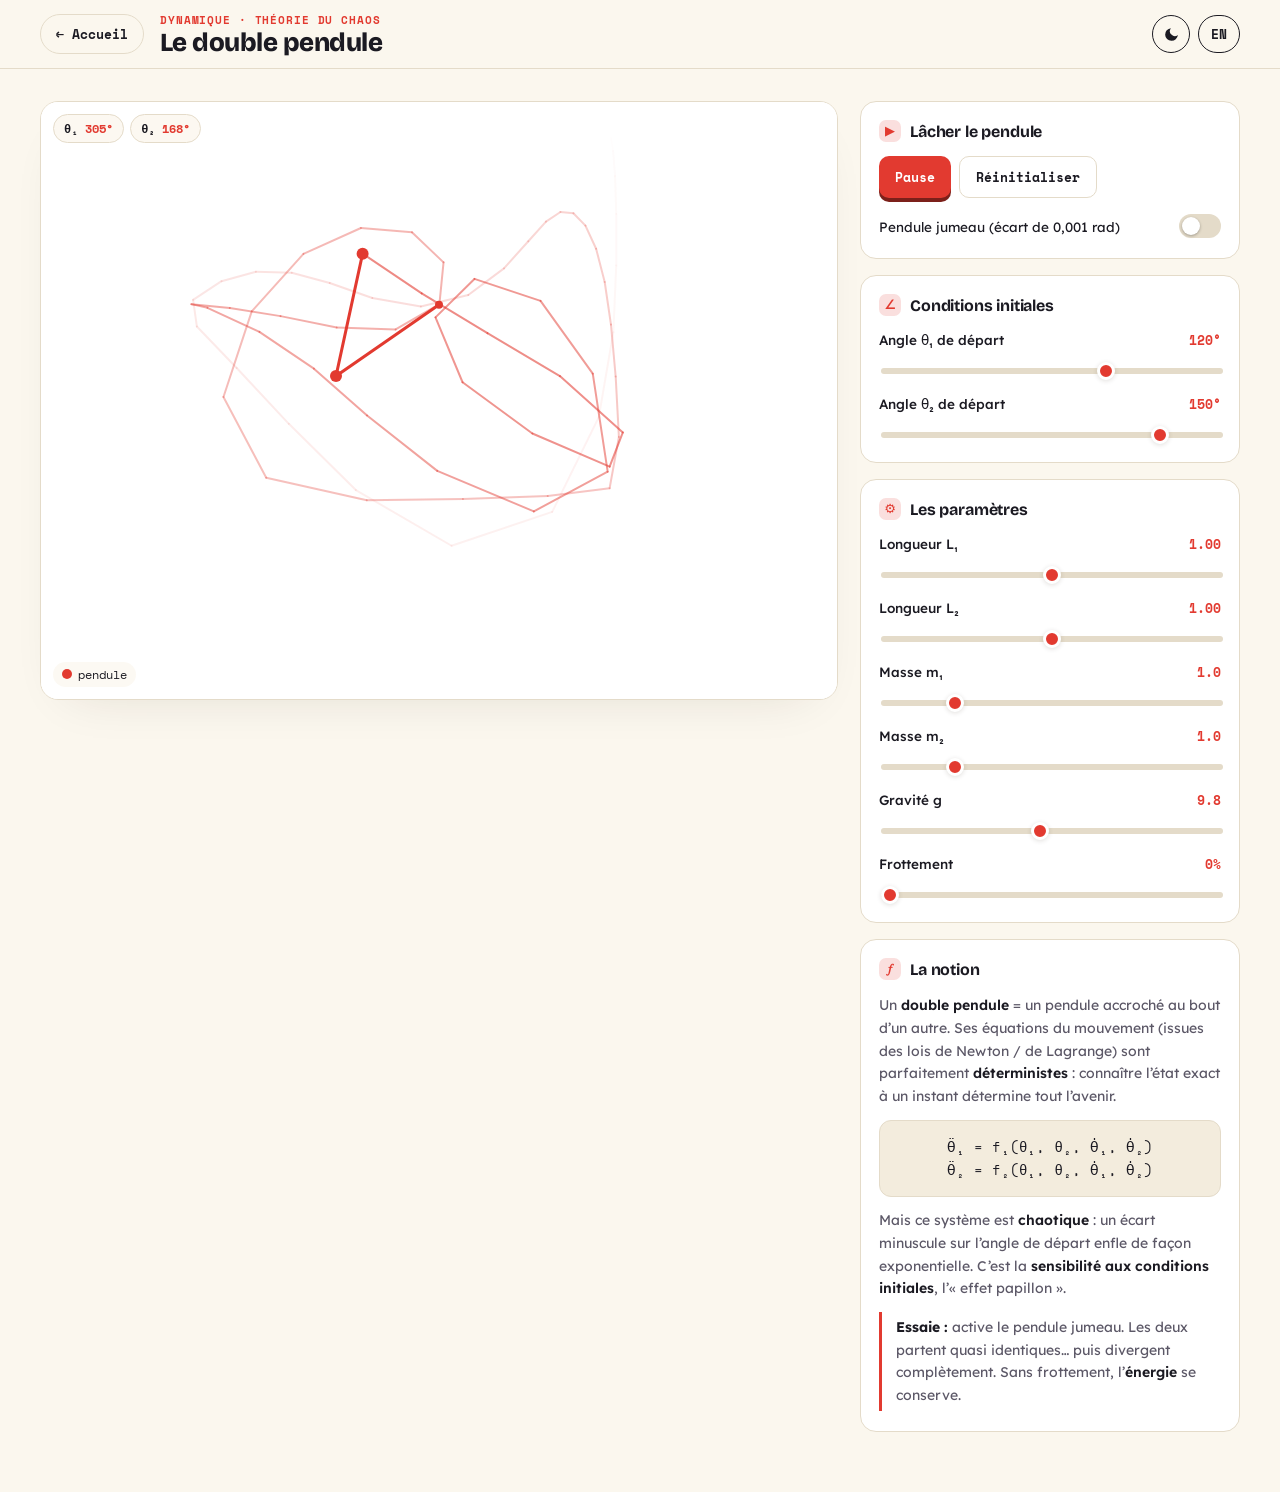
<file: artifacts/double-pendule.bak/index.html>
<!DOCTYPE html>
<html lang="fr" data-theme="light">
<head>
<meta charset="UTF-8" />
<meta name="viewport" content="width=device-width, initial-scale=1.0" />
<title>Double pendule · antsamath</title>
<script>document.documentElement.dataset.theme=localStorage.getItem("antsamath-theme")||"light";document.documentElement.lang=localStorage.getItem("antsamath-lang")||"fr";</script>
<link rel="preconnect" href="https://fonts.googleapis.com" />
<link rel="preconnect" href="https://fonts.gstatic.com" crossorigin />
<link href="https://fonts.googleapis.com/css2?family=Bricolage+Grotesque:opsz,wght@12..96,500;12..96,700;12..96,800&family=Lexend:wght@300;400;500;600&family=Space+Mono:wght@400;700&display=swap" rel="stylesheet" />
<link rel="stylesheet" href="../../assets/theme-a.css" />
<link rel="stylesheet" href="../../assets/artifact.css" />
<style>
  body { --accent: #E23A30; }
  html[data-theme="dark"] body { --accent: #FF6B61; }
</style>
</head>
<body>
  <header class="art-nav">
    <a class="back" href="../../index.html">← <span data-fr="Accueil" data-en="Home">Accueil</span></a>
    <div class="art-head">
      <div class="tag" data-fr="Dynamique · Théorie du chaos" data-en="Dynamics · Chaos theory">Dynamique · Théorie du chaos</div>
      <h1 data-fr="Le double pendule" data-en="The double pendulum">Le double pendule</h1>
    </div>
    <div class="art-tools">
      <button class="themebtn" type="button"></button>
      <button class="langbtn" type="button">EN</button>
    </div>
  </header>

  <main class="art-main">
    <div class="stage-wrap">
      <div class="stage">
        <canvas id="cv"></canvas>
        <div class="readouts">
          <span class="pill">θ₁ <b id="r-t1">0°</b></span>
          <span class="pill">θ₂ <b id="r-t2">0°</b></span>
          <span class="pill" id="pill-gap" style="display:none"><span data-fr="écart" data-en="gap">écart</span> <b id="r-gap">0</b></span>
        </div>
        <div class="legend" id="legend"></div>
      </div>
    </div>

    <aside class="panel">
      <div class="block">
        <h3><span class="ic">▶</span><span data-fr="Lâcher le pendule" data-en="Drop the pendulum">Lâcher le pendule</span></h3>
        <div class="btnrow" style="margin-bottom:16px">
          <button class="mini primary" id="btn-play" data-fr="Pause" data-en="Pause">Pause</button>
          <button class="mini ghost" id="btn-reset" data-fr="Réinitialiser" data-en="Reset">Réinitialiser</button>
        </div>
        <div class="toggle-row">
          <span data-fr="Pendule jumeau (écart de 0,001 rad)" data-en="Twin pendulum (0.001 rad apart)">Pendule jumeau (écart de 0,001 rad)</span>
          <label class="switch"><input type="checkbox" id="twin" /><span class="track"></span></label>
        </div>
      </div>

      <div class="block">
        <h3><span class="ic">∠</span><span data-fr="Conditions initiales" data-en="Initial conditions">Conditions initiales</span></h3>
        <div class="ctrl">
          <label><span data-fr="Angle θ₁ de départ" data-en="Starting angle θ₁">Angle θ₁ de départ</span><span class="val" id="v-t1">120°</span></label>
          <input type="range" id="s-t1" min="0" max="180" step="1" value="120" />
        </div>
        <div class="ctrl">
          <label><span data-fr="Angle θ₂ de départ" data-en="Starting angle θ₂">Angle θ₂ de départ</span><span class="val" id="v-t2">150°</span></label>
          <input type="range" id="s-t2" min="0" max="180" step="1" value="150" />
        </div>
      </div>

      <div class="block">
        <h3><span class="ic">⚙</span><span data-fr="Les paramètres" data-en="Parameters">Les paramètres</span></h3>
        <div class="ctrl">
          <label><span data-fr="Longueur L₁" data-en="Length L₁">Longueur L₁</span><span class="val" id="v-l1">1.00</span></label>
          <input type="range" id="s-l1" min="0.5" max="1.5" step="0.05" value="1" />
        </div>
        <div class="ctrl">
          <label><span data-fr="Longueur L₂" data-en="Length L₂">Longueur L₂</span><span class="val" id="v-l2">1.00</span></label>
          <input type="range" id="s-l2" min="0.5" max="1.5" step="0.05" value="1" />
        </div>
        <div class="ctrl">
          <label><span data-fr="Masse m₁" data-en="Mass m₁">Masse m₁</span><span class="val" id="v-m1">1.0</span></label>
          <input type="range" id="s-m1" min="0.5" max="3" step="0.1" value="1" />
        </div>
        <div class="ctrl">
          <label><span data-fr="Masse m₂" data-en="Mass m₂">Masse m₂</span><span class="val" id="v-m2">1.0</span></label>
          <input type="range" id="s-m2" min="0.5" max="3" step="0.1" value="1" />
        </div>
        <div class="ctrl">
          <label><span data-fr="Gravité g" data-en="Gravity g">Gravité g</span><span class="val" id="v-g">9.8</span></label>
          <input type="range" id="s-g" min="1" max="20" step="0.1" value="9.8" />
        </div>
        <div class="ctrl">
          <label><span data-fr="Frottement" data-en="Friction">Frottement</span><span class="val" id="v-damp">0%</span></label>
          <input type="range" id="s-damp" min="0" max="100" step="1" value="0" />
        </div>
      </div>

      <div class="block lesson">
        <h3><span class="ic">𝑓</span><span data-fr="La notion" data-en="The idea">La notion</span></h3>
        <p data-fr="Un <strong>double pendule</strong> = un pendule accroché au bout d’un autre. Ses équations du mouvement (issues des lois de Newton / de Lagrange) sont parfaitement <strong>déterministes</strong> : connaître l’état exact à un instant détermine tout l’avenir." data-en="A <strong>double pendulum</strong> = a pendulum hanging from another. Its equations of motion (from Newton’s / Lagrange’s laws) are perfectly <strong>deterministic</strong>: knowing the exact state at one instant determines the whole future." data-html="1"></p>
        <div class="fbox">θ̈₁ = f₁(θ₁, θ₂, θ̇₁, θ̇₂)<br>θ̈₂ = f₂(θ₁, θ₂, θ̇₁, θ̇₂)</div>
        <p data-fr="Mais ce système est <strong>chaotique</strong> : un écart minuscule sur l’angle de départ enfle de façon exponentielle. C’est la <strong>sensibilité aux conditions initiales</strong>, l’« effet papillon »." data-en="But this system is <strong>chaotic</strong>: a tiny change in the starting angle grows exponentially. This is <strong>sensitivity to initial conditions</strong> — the “butterfly effect.”" data-html="1"></p>
        <p class="tip" data-fr="<b>Essaie :</b> active le pendule jumeau. Les deux partent quasi identiques… puis divergent complètement. Sans frottement, l’<strong>énergie</strong> se conserve." data-en="<b>Try it:</b> turn on the twin pendulum. The two start almost identical… then diverge completely. With no friction, <strong>energy</strong> is conserved." data-html="1"></p>
      </div>
    </aside>
  </main>

  <script src="../../assets/common.js"></script>
  <script src="sim.js"></script>
</body>
</html>
</file>
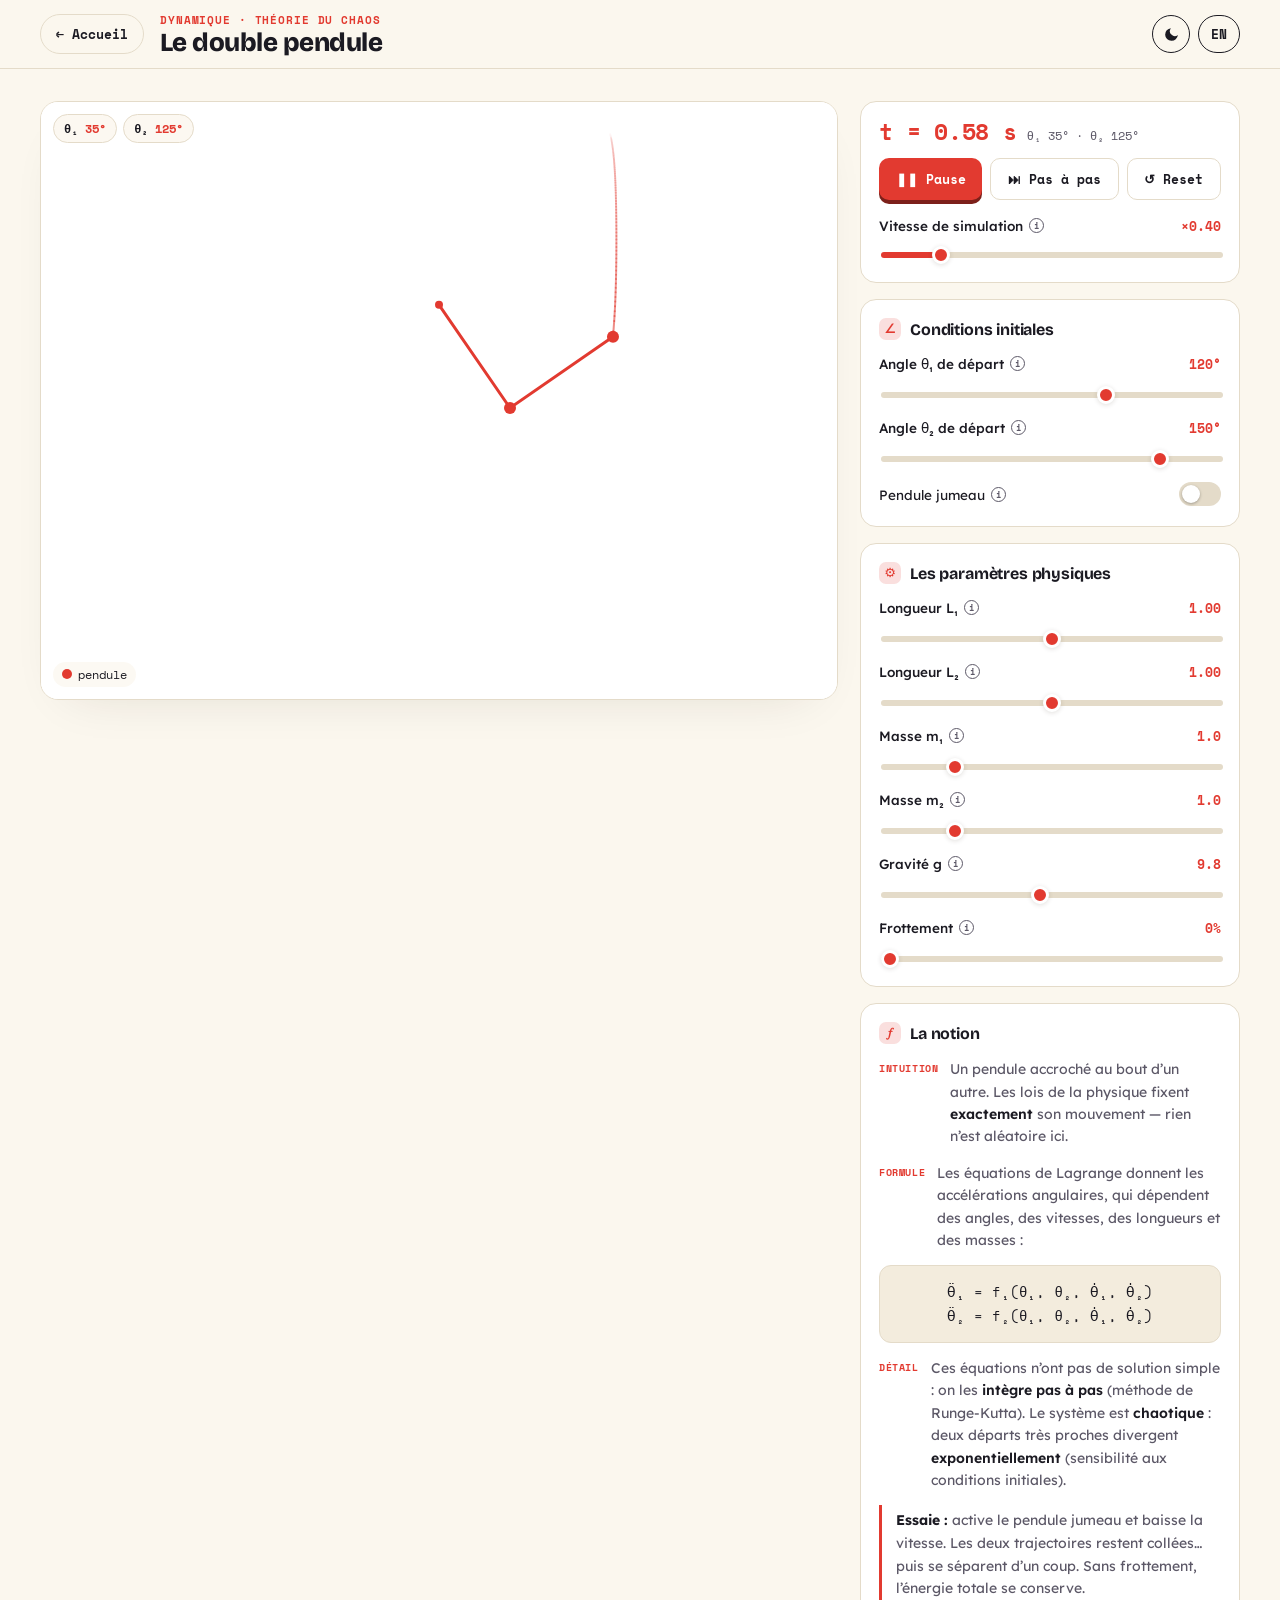
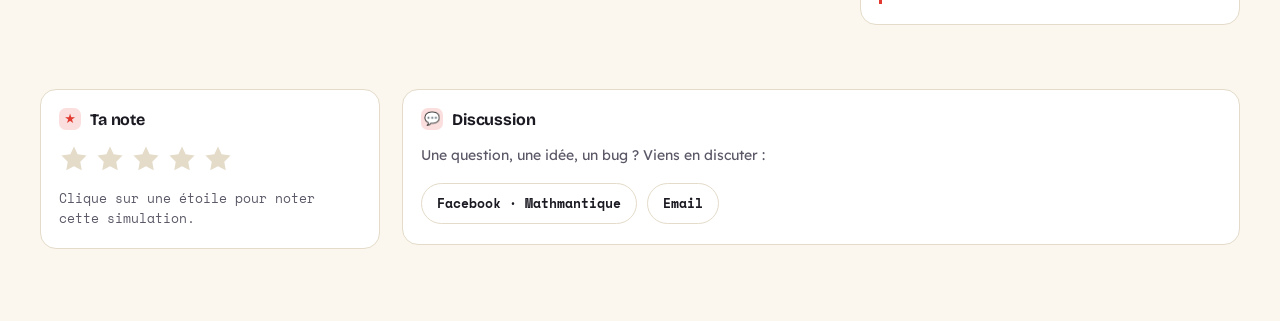
<file: artifacts/double-pendule/index.html>
<!DOCTYPE html>
<html lang="fr" data-theme="light">
<head>
<meta charset="UTF-8" />
<meta name="viewport" content="width=device-width, initial-scale=1.0" />
<title>Double pendule · antsamath</title>
<script>document.documentElement.dataset.theme=localStorage.getItem("antsamath-theme")||"light";document.documentElement.lang=localStorage.getItem("antsamath-lang")||"fr";</script>
<link rel="preconnect" href="https://fonts.googleapis.com" />
<link rel="preconnect" href="https://fonts.gstatic.com" crossorigin />
<link href="https://fonts.googleapis.com/css2?family=Bricolage+Grotesque:opsz,wght@12..96,500;12..96,700;12..96,800&family=Lexend:wght@300;400;500;600&family=Space+Mono:wght@400;700&display=swap" rel="stylesheet" />
<link rel="stylesheet" href="../../assets/theme-a.css" />
<link rel="stylesheet" href="../../assets/artifact.css" />
<style>
  body { --accent: #E23A30; }
  html[data-theme="dark"] body { --accent: #FF6B61; }
</style>
</head>
<body>
  <header class="art-nav">
    <a class="back" href="../../index.html">← <span data-fr="Accueil" data-en="Home">Accueil</span></a>
    <div class="art-head">
      <div class="tag" data-fr="Dynamique · Théorie du chaos" data-en="Dynamics · Chaos theory">Dynamique · Théorie du chaos</div>
      <h1 data-fr="Le double pendule" data-en="The double pendulum">Le double pendule</h1>
    </div>
    <div class="art-tools">
      <button class="themebtn" type="button"></button>
      <button class="langbtn" type="button">EN</button>
    </div>
  </header>

  <main class="art-main">
    <div class="stage-wrap">
      <div class="stage">
        <canvas id="cv"></canvas>
        <div class="readouts">
          <span class="pill">θ₁ <b id="r-t1">0°</b></span>
          <span class="pill">θ₂ <b id="r-t2">0°</b></span>
          <span class="pill" id="pill-gap" style="display:none"><span data-fr="écart" data-en="gap">écart</span> <b id="r-gap">0</b></span>
        </div>
        <div class="legend" id="legend"></div>
      </div>
    </div>

    <aside class="panel">
      <div class="block" id="sim-controls"></div>

      <div class="block">
        <h3><span class="ic">∠</span><span data-fr="Conditions initiales" data-en="Initial conditions">Conditions initiales</span></h3>
        <div class="ctrl" data-tip-fr="Angle de départ du 1ᵉʳ bras (mesuré depuis le bas). Le système étant chaotique, 1° d’écart change tout au bout de quelques secondes." data-tip-en="Starting angle of the 1st arm (from the bottom). The system being chaotic, a 1° difference changes everything after a few seconds.">
          <label><span data-fr="Angle θ₁ de départ" data-en="Starting angle θ₁">Angle θ₁ de départ</span><span class="val" id="v-t1">120°</span></label>
          <input type="range" id="s-t1" min="0" max="180" step="1" value="120" />
        </div>
        <div class="ctrl" data-tip-fr="Angle de départ du 2ᵉ bras (celui accroché au bout du premier)." data-tip-en="Starting angle of the 2nd arm (the one hanging from the tip of the first).">
          <label><span data-fr="Angle θ₂ de départ" data-en="Starting angle θ₂">Angle θ₂ de départ</span><span class="val" id="v-t2">150°</span></label>
          <input type="range" id="s-t2" min="0" max="180" step="1" value="150" />
        </div>
        <div class="toggle-row" style="margin-top:6px" data-tip-fr="Affiche un 2ᵉ pendule (bleu) lâché à 0,001 rad du premier. Regarde-les se séparer : c’est l’« effet papillon »." data-tip-en="Shows a 2nd pendulum (blue) released 0.001 rad from the first. Watch them split apart: the “butterfly effect”.">
          <span data-fr="Pendule jumeau" data-en="Twin pendulum">Pendule jumeau</span>
          <label class="switch"><input type="checkbox" id="twin" /><span class="track"></span></label>
        </div>
      </div>

      <div class="block">
        <h3><span class="ic">⚙</span><span data-fr="Les paramètres physiques" data-en="Physical parameters">Les paramètres physiques</span></h3>
        <div class="ctrl" data-tip-fr="Longueur du 1ᵉʳ bras. Allonger un bras change l’inertie et le rythme des oscillations." data-tip-en="Length of the 1st arm. Lengthening an arm changes the inertia and the rhythm of the swings.">
          <label><span data-fr="Longueur L₁" data-en="Length L₁">Longueur L₁</span><span class="val" id="v-l1">1.00</span></label>
          <input type="range" id="s-l1" min="0.5" max="1.5" step="0.05" value="1" />
        </div>
        <div class="ctrl" data-tip-fr="Longueur du 2ᵉ bras." data-tip-en="Length of the 2nd arm.">
          <label><span data-fr="Longueur L₂" data-en="Length L₂">Longueur L₂</span><span class="val" id="v-l2">1.00</span></label>
          <input type="range" id="s-l2" min="0.5" max="1.5" step="0.05" value="1" />
        </div>
        <div class="ctrl" data-tip-fr="Masse au bout du 1ᵉʳ bras. Une masse plus lourde « entraîne » davantage le second bras." data-tip-en="Mass at the tip of the 1st arm. A heavier mass drives the second arm more.">
          <label><span data-fr="Masse m₁" data-en="Mass m₁">Masse m₁</span><span class="val" id="v-m1">1.0</span></label>
          <input type="range" id="s-m1" min="0.5" max="3" step="0.1" value="1" />
        </div>
        <div class="ctrl" data-tip-fr="Masse au bout du 2ᵉ bras." data-tip-en="Mass at the tip of the 2nd arm.">
          <label><span data-fr="Masse m₂" data-en="Mass m₂">Masse m₂</span><span class="val" id="v-m2">1.0</span></label>
          <input type="range" id="s-m2" min="0.5" max="3" step="0.1" value="1" />
        </div>
        <div class="ctrl" data-tip-fr="Intensité de la pesanteur. Sur Terre g ≈ 9,8 m/s². Plus g est grand, plus le pendule bat vite." data-tip-en="Strength of gravity. On Earth g ≈ 9.8 m/s². The larger g, the faster the pendulum beats.">
          <label><span data-fr="Gravité g" data-en="Gravity g">Gravité g</span><span class="val" id="v-g">9.8</span></label>
          <input type="range" id="s-g" min="1" max="20" step="0.1" value="9.8" />
        </div>
        <div class="ctrl" data-tip-fr="Frottement (amortissement). À 0 %, l’énergie est conservée et le mouvement ne s’arrête jamais. Au-dessus, le pendule perd de l’énergie et finit par s’immobiliser." data-tip-en="Friction (damping). At 0 %, energy is conserved and the motion never stops. Above it, the pendulum loses energy and eventually comes to rest.">
          <label><span data-fr="Frottement" data-en="Friction">Frottement</span><span class="val" id="v-damp">0%</span></label>
          <input type="range" id="s-damp" min="0" max="100" step="1" value="0" />
        </div>
      </div>

      <div class="block lesson">
        <h3><span class="ic">𝑓</span><span data-fr="La notion" data-en="The idea">La notion</span></h3>
        <div class="step">
          <span class="lab" data-fr="Intuition" data-en="Intuition">Intuition</span>
          <div class="body" data-fr="Un pendule accroché au bout d’un autre. Les lois de la physique fixent <strong>exactement</strong> son mouvement — rien n’est aléatoire ici." data-en="A pendulum hanging from another. The laws of physics fix its motion <strong>exactly</strong> — nothing here is random." data-html="1"></div>
        </div>
        <div class="step">
          <span class="lab" data-fr="Formule" data-en="Formula">Formule</span>
          <div class="body" data-fr="Les équations de Lagrange donnent les accélérations angulaires, qui dépendent des angles, des vitesses, des longueurs et des masses :" data-en="Lagrange’s equations give the angular accelerations, depending on angles, speeds, lengths and masses:" data-html="1"></div>
          <div class="fbox">θ̈₁ = f₁(θ₁, θ₂, θ̇₁, θ̇₂)<br>θ̈₂ = f₂(θ₁, θ₂, θ̇₁, θ̇₂)</div>
        </div>
        <div class="step">
          <span class="lab" data-fr="Détail" data-en="Detail">Détail</span>
          <div class="body" data-fr="Ces équations n’ont pas de solution simple : on les <strong>intègre pas à pas</strong> (méthode de Runge-Kutta). Le système est <strong>chaotique</strong> : deux départs très proches divergent <strong>exponentiellement</strong> (sensibilité aux conditions initiales)." data-en="These equations have no simple solution: we <strong>integrate them step by step</strong> (Runge-Kutta). The system is <strong>chaotic</strong>: two nearby starts diverge <strong>exponentially</strong> (sensitivity to initial conditions)." data-html="1"></div>
        </div>
        <p class="tip" data-fr="<b>Essaie :</b> active le pendule jumeau et baisse la vitesse. Les deux trajectoires restent collées… puis se séparent d’un coup. Sans frottement, l’énergie totale se conserve." data-en="<b>Try it:</b> turn on the twin pendulum and lower the speed. The two paths stay glued… then suddenly split. With no friction, total energy is conserved." data-html="1"></p>
      </div>
    </aside>
  </main>

  <section class="feedback-wrap" id="feedback"></section>

  <script src="../../assets/config.js"></script>
  <script src="../../assets/common.js"></script>
  <script src="../../assets/simkit.js"></script>
  <script src="sim.js"></script>
  <script src="../../assets/feedback.js"></script>
</body>
</html>
</file>
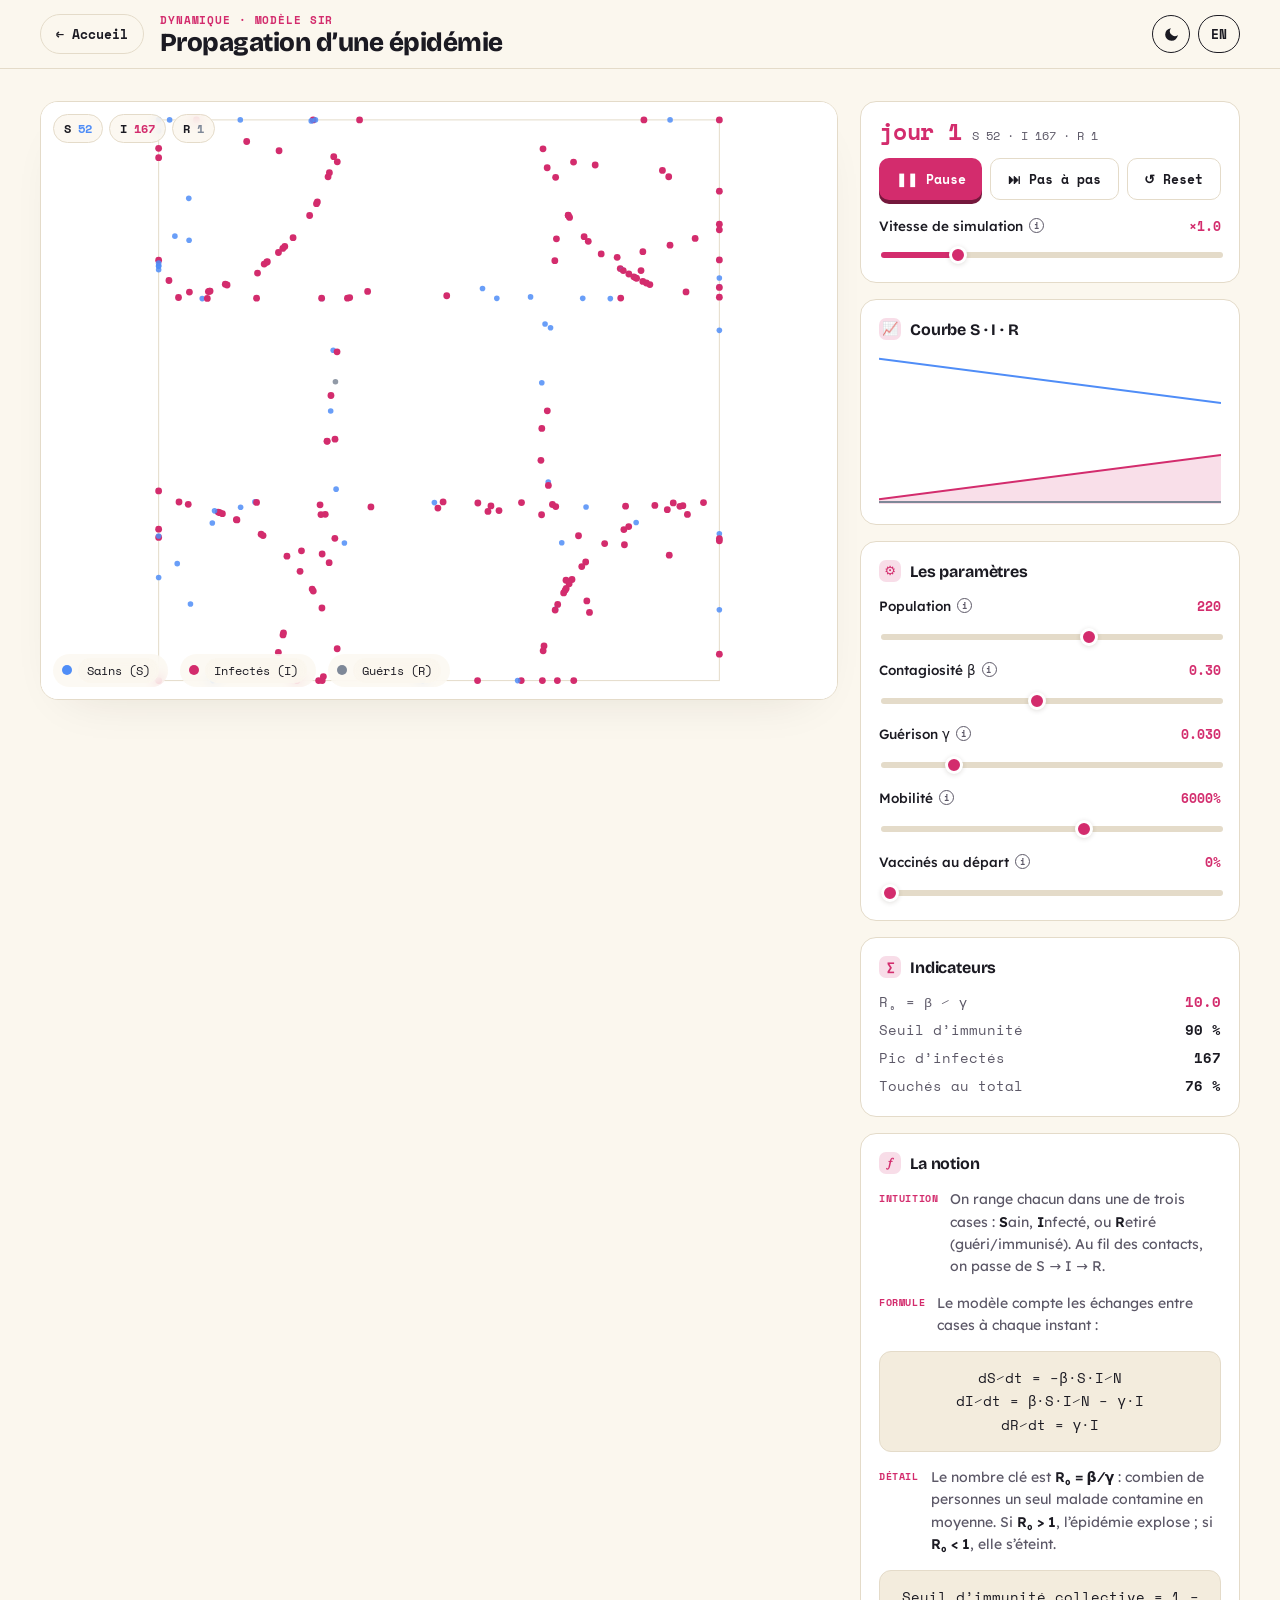
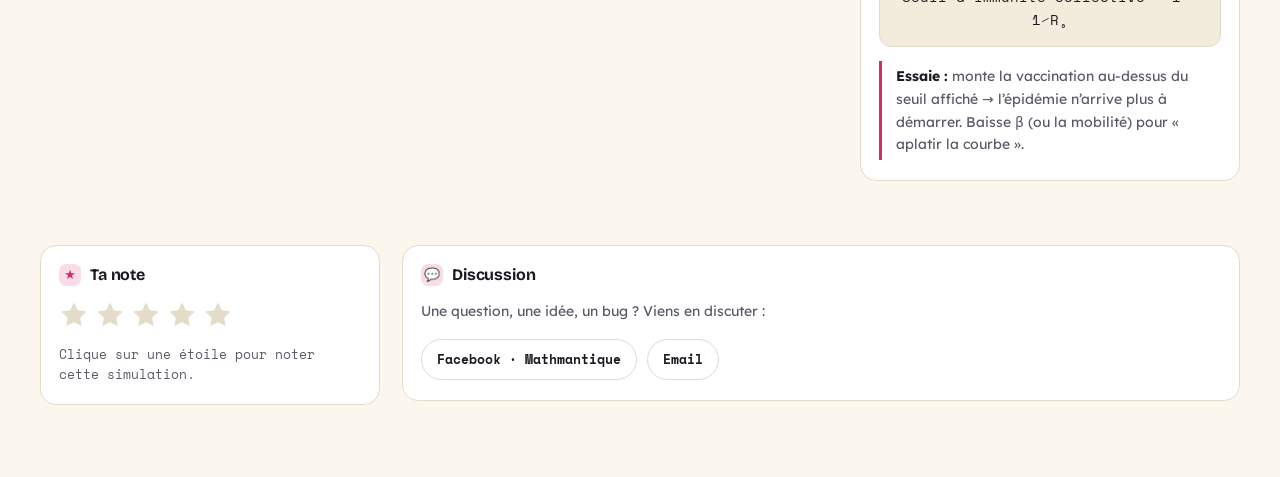
<file: artifacts/epidemie-sir/index.html>
<!DOCTYPE html>
<html lang="fr" data-theme="light">
<head>
<meta charset="UTF-8" />
<meta name="viewport" content="width=device-width, initial-scale=1.0" />
<title>Épidémie · antsamath</title>
<script>document.documentElement.dataset.theme=localStorage.getItem("antsamath-theme")||"light";document.documentElement.lang=localStorage.getItem("antsamath-lang")||"fr";</script>
<link rel="preconnect" href="https://fonts.googleapis.com" />
<link rel="preconnect" href="https://fonts.gstatic.com" crossorigin />
<link href="https://fonts.googleapis.com/css2?family=Bricolage+Grotesque:opsz,wght@12..96,500;12..96,700;12..96,800&family=Lexend:wght@300;400;500;600&family=Space+Mono:wght@400;700&display=swap" rel="stylesheet" />
<link rel="stylesheet" href="../../assets/theme-a.css" />
<link rel="stylesheet" href="../../assets/artifact.css" />
<style>
  body { --accent: #D32C6D; }
  html[data-theme="dark"] body { --accent: #FF6FA3; }
</style>
</head>
<body>
  <header class="art-nav">
    <a class="back" href="../../index.html">← <span data-fr="Accueil" data-en="Home">Accueil</span></a>
    <div class="art-head">
      <div class="tag" data-fr="Dynamique · Modèle SIR" data-en="Dynamics · SIR model">Dynamique · Modèle SIR</div>
      <h1 data-fr="Propagation d’une épidémie" data-en="Spread of an epidemic">Propagation d’une épidémie</h1>
    </div>
    <div class="art-tools">
      <button class="themebtn" type="button"></button>
      <button class="langbtn" type="button">EN</button>
    </div>
  </header>

  <main class="art-main">
    <div class="stage-wrap">
      <div class="stage">
        <canvas id="cv"></canvas>
        <div class="readouts">
          <span class="pill" style="--accent:#4F8DF7">S <b id="r-s" style="color:#4F8DF7">0</b></span>
          <span class="pill">I <b id="r-i">0</b></span>
          <span class="pill" style="--accent:#7E8898">R <b id="r-r" style="color:#7E8898">0</b></span>
        </div>
        <div class="legend">
          <span><i style="background:#4F8DF7"></i><span data-fr="Sains (S)" data-en="Susceptible (S)">Sains (S)</span></span>
          <span><i style="background:#D32C6D"></i><span data-fr="Infectés (I)" data-en="Infected (I)">Infectés (I)</span></span>
          <span><i style="background:#7E8898"></i><span data-fr="Guéris (R)" data-en="Recovered (R)">Guéris (R)</span></span>
        </div>
      </div>
    </div>

    <aside class="panel">
      <div class="block" id="sim-controls"></div>

      <div class="block">
        <h3><span class="ic">📈</span><span data-fr="Courbe S · I · R" data-en="S · I · R curve">Courbe S · I · R</span></h3>
        <canvas id="chart" style="width:100%;height:150px;display:block"></canvas>
      </div>

      <div class="block">
        <h3><span class="ic">⚙</span><span data-fr="Les paramètres" data-en="Parameters">Les paramètres</span></h3>
        <div class="ctrl" data-tip-fr="Nombre total d’individus dans la population simulée." data-tip-en="Total number of individuals in the simulated population.">
          <label><span data-fr="Population" data-en="Population">Population</span><span class="val" id="v-n">220</span></label>
          <input type="range" id="s-n" min="60" max="320" step="10" value="220" />
        </div>
        <div class="ctrl" data-tip-fr="Contagiosité β : probabilité de transmission par jour lors d’un contact rapproché entre un sain et un infecté. Plus β est grand, plus la maladie se propage vite." data-tip-en="Contagiousness β: per-day transmission probability during close contact between a susceptible and an infected. The larger β, the faster it spreads.">
          <label><span data-fr="Contagiosité β" data-en="Contagiousness β">Contagiosité β</span><span class="val" id="v-beta">0.30</span></label>
          <input type="range" id="s-beta" min="0.05" max="0.6" step="0.01" value="0.3" />
        </div>
        <div class="ctrl" data-tip-fr="Taux de guérison γ : fraction d’infectés qui guérissent par jour. La durée moyenne de la maladie vaut 1⁄γ jours." data-tip-en="Recovery rate γ: fraction of infected who recover per day. The average illness lasts 1⁄γ days.">
          <label><span data-fr="Guérison γ" data-en="Recovery γ">Guérison γ</span><span class="val" id="v-gamma">0.030</span></label>
          <input type="range" id="s-gamma" min="0.008" max="0.12" step="0.002" value="0.03" />
        </div>
        <div class="ctrl" data-tip-fr="À quel point les individus se déplacent et se croisent. Plus la mobilité est forte, plus il y a de contacts… donc de contagion (« distanciation » = mobilité faible)." data-tip-en="How much individuals move and meet. Higher mobility means more contacts… hence more spread (“distancing” = low mobility).">
          <label><span data-fr="Mobilité" data-en="Mobility">Mobilité</span><span class="val" id="v-mob">60%</span></label>
          <input type="range" id="s-mob" min="0" max="100" step="5" value="60" />
        </div>
        <div class="ctrl" data-tip-fr="Fraction de la population déjà immunisée au départ (vaccinés). Au-dessus du seuil 1−1⁄R₀, l’épidémie ne peut plus démarrer : c’est l’immunité collective." data-tip-en="Fraction of the population already immune at start (vaccinated). Above the threshold 1−1⁄R₀, the epidemic can no longer start: that’s herd immunity.">
          <label><span data-fr="Vaccinés au départ" data-en="Vaccinated at start">Vaccinés au départ</span><span class="val" id="v-vax">0%</span></label>
          <input type="range" id="s-vax" min="0" max="90" step="1" value="0" />
        </div>
      </div>

      <div class="block">
        <h3><span class="ic">∑</span><span data-fr="Indicateurs" data-en="Indicators">Indicateurs</span></h3>
        <div class="kv">
          <span class="k">R₀ = β ⁄ γ</span><span class="v hot" id="r-r0">—</span>
          <span class="k" data-fr="Seuil d’immunité" data-en="Herd-immunity threshold">Seuil d’immunité</span><span class="v" id="r-thr">—</span>
          <span class="k" data-fr="Pic d’infectés" data-en="Infection peak">Pic d’infectés</span><span class="v" id="r-peak">0</span>
          <span class="k" data-fr="Touchés au total" data-en="Total affected">Touchés au total</span><span class="v" id="r-tot">0%</span>
        </div>
      </div>

      <div class="block lesson">
        <h3><span class="ic">𝑓</span><span data-fr="La notion" data-en="The idea">La notion</span></h3>
        <div class="step">
          <span class="lab" data-fr="Intuition" data-en="Intuition">Intuition</span>
          <div class="body" data-fr="On range chacun dans une de trois cases : <strong>S</strong>ain, <strong>I</strong>nfecté, ou <strong>R</strong>etiré (guéri/immunisé). Au fil des contacts, on passe de S → I → R." data-en="Everyone falls into one of three boxes: <strong>S</strong>usceptible, <strong>I</strong>nfected, or <strong>R</strong>emoved (recovered/immune). Through contacts, people move S → I → R." data-html="1"></div>
        </div>
        <div class="step">
          <span class="lab" data-fr="Formule" data-en="Formula">Formule</span>
          <div class="body" data-fr="Le modèle compte les échanges entre cases à chaque instant :" data-en="The model counts the flows between boxes at each instant:" data-html="1"></div>
          <div class="fbox">dS⁄dt = −β·S·I⁄N<br>dI⁄dt = β·S·I⁄N − γ·I<br>dR⁄dt = γ·I</div>
        </div>
        <div class="step">
          <span class="lab" data-fr="Détail" data-en="Detail">Détail</span>
          <div class="body" data-fr="Le nombre clé est <strong>R₀ = β⁄γ</strong> : combien de personnes un seul malade contamine en moyenne. Si <strong>R₀ &gt; 1</strong>, l’épidémie explose ; si <strong>R₀ &lt; 1</strong>, elle s’éteint." data-en="The key number is <strong>R₀ = β⁄γ</strong>: how many people one sick person infects on average. If <strong>R₀ &gt; 1</strong>, the epidemic explodes; if <strong>R₀ &lt; 1</strong>, it dies out." data-html="1"></div>
          <div class="fbox" data-fr="Seuil d’immunité collective = 1 − 1⁄R₀" data-en="Herd-immunity threshold = 1 − 1⁄R₀">Seuil d’immunité collective = 1 − 1⁄R₀</div>
        </div>
        <p class="tip" data-fr="<b>Essaie :</b> monte la vaccination au-dessus du seuil affiché → l’épidémie n’arrive plus à démarrer. Baisse β (ou la mobilité) pour « aplatir la courbe »." data-en="<b>Try it:</b> raise vaccination above the shown threshold → the epidemic can no longer start. Lower β (or mobility) to “flatten the curve.”" data-html="1"></p>
      </div>
    </aside>
  </main>

  <section class="feedback-wrap" id="feedback"></section>

  <script src="../../assets/config.js"></script>
  <script src="../../assets/common.js"></script>
  <script src="../../assets/simkit.js"></script>
  <script src="sim.js"></script>
  <script src="../../assets/feedback.js"></script>
</body>
</html>
</file>
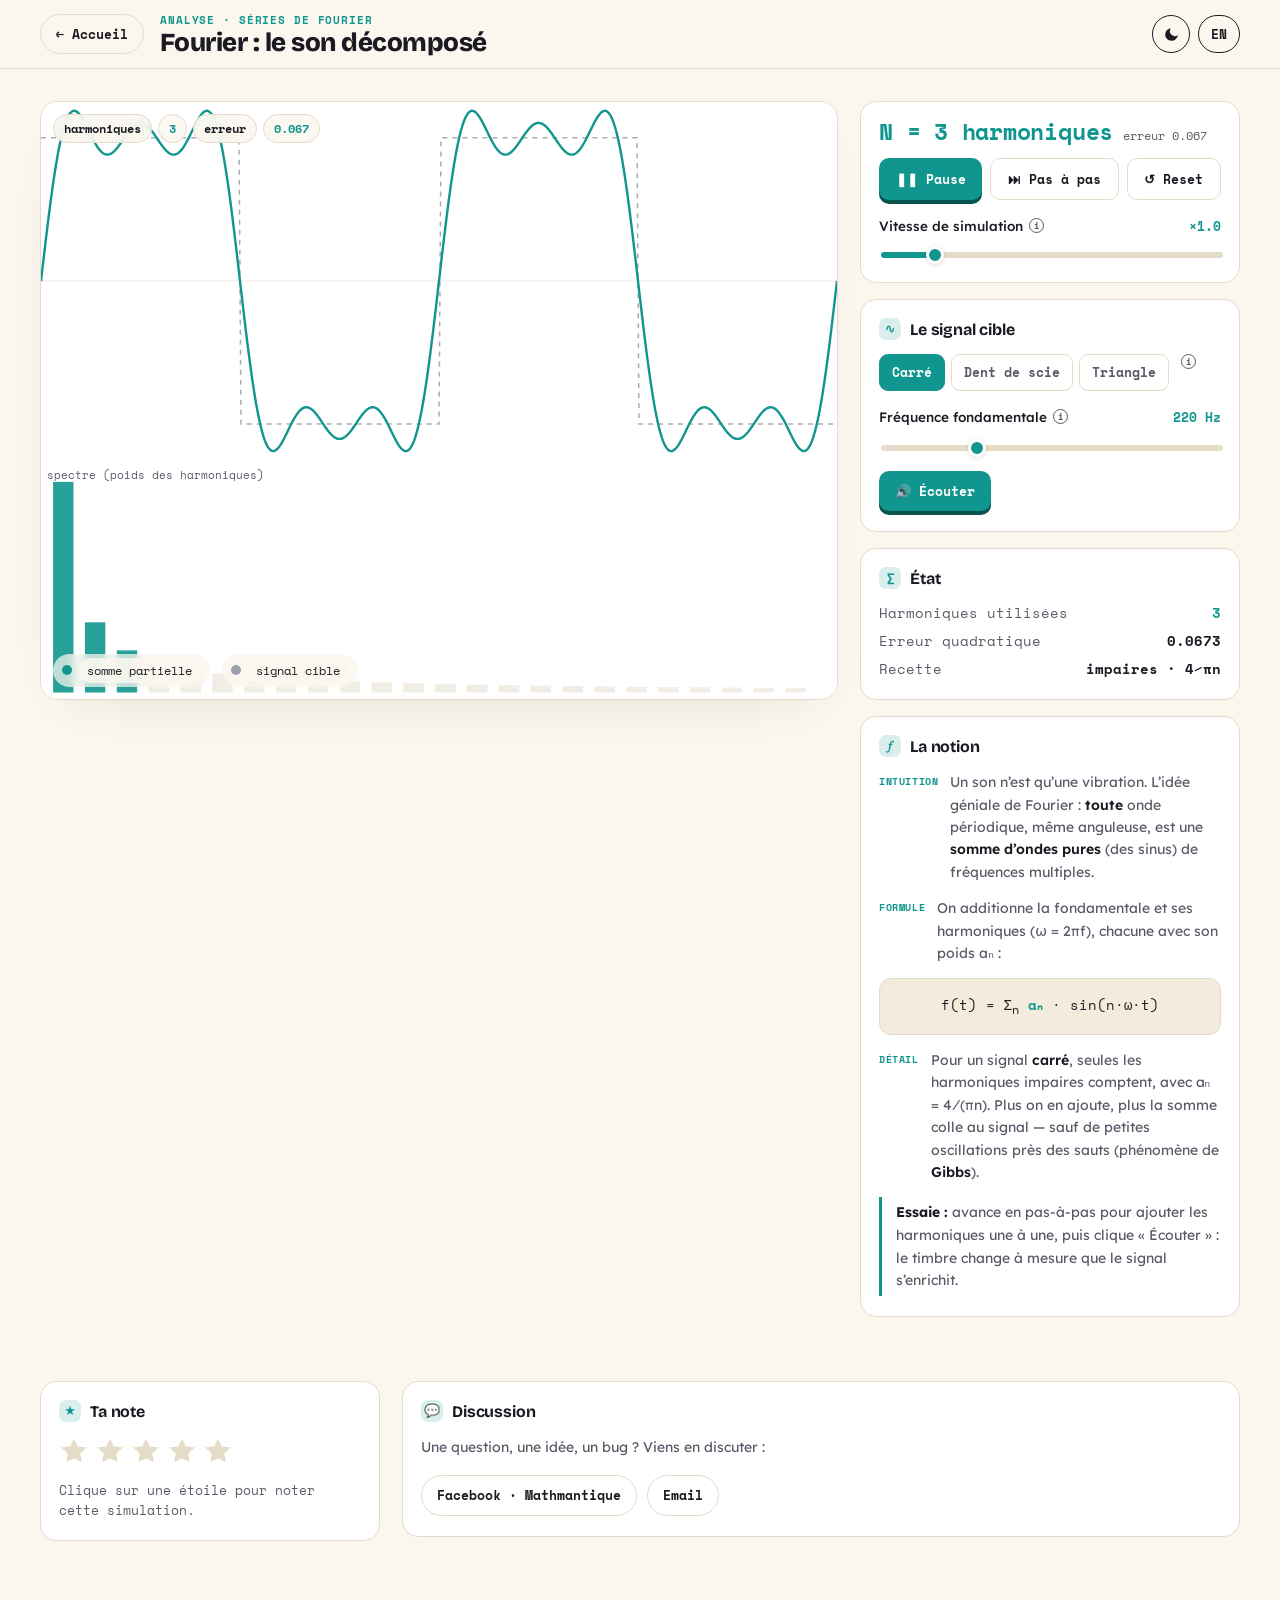
<file: artifacts/fourier-son/index.html>
<!DOCTYPE html>
<html lang="fr" data-theme="light">
<head>
<meta charset="UTF-8" />
<meta name="viewport" content="width=device-width, initial-scale=1.0" />
<title>Fourier · antsamath</title>
<script>document.documentElement.dataset.theme=localStorage.getItem("antsamath-theme")||"light";document.documentElement.lang=localStorage.getItem("antsamath-lang")||"fr";</script>
<link rel="preconnect" href="https://fonts.googleapis.com" />
<link rel="preconnect" href="https://fonts.gstatic.com" crossorigin />
<link href="https://fonts.googleapis.com/css2?family=Bricolage+Grotesque:opsz,wght@12..96,500;12..96,700;12..96,800&family=Lexend:wght@300;400;500;600&family=Space+Mono:wght@400;700&display=swap" rel="stylesheet" />
<link rel="stylesheet" href="../../assets/theme-a.css" />
<link rel="stylesheet" href="../../assets/artifact.css" />
<style>
  body { --accent: #11968F; }
  html[data-theme="dark"] body { --accent: #2FD3C9; }
</style>
</head>
<body>
  <header class="art-nav">
    <a class="back" href="../../index.html">← <span data-fr="Accueil" data-en="Home">Accueil</span></a>
    <div class="art-head">
      <div class="tag" data-fr="Analyse · Séries de Fourier" data-en="Analysis · Fourier series">Analyse · Séries de Fourier</div>
      <h1 data-fr="Fourier : le son décomposé" data-en="Fourier: sound decomposed">Fourier : le son décomposé</h1>
    </div>
    <div class="art-tools">
      <button class="themebtn" type="button"></button>
      <button class="langbtn" type="button">EN</button>
    </div>
  </header>

  <main class="art-main">
    <div class="stage-wrap">
      <div class="stage">
        <canvas id="cv"></canvas>
        <div class="readouts">
          <span class="pill" data-fr="harmoniques" data-en="harmonics">harmoniques</span><span class="pill"><b id="r-h">1</b></span>
          <span class="pill" data-fr="erreur" data-en="error">erreur</span><span class="pill"><b id="r-err">—</b></span>
        </div>
        <div class="legend">
          <span><i id="lg-sum"></i><span data-fr="somme partielle" data-en="partial sum">somme partielle</span></span>
          <span><i style="background:#9aa0ad"></i><span data-fr="signal cible" data-en="target signal">signal cible</span></span>
        </div>
      </div>
    </div>

    <aside class="panel">
      <div class="block" id="sim-controls"></div>

      <div class="block">
        <h3><span class="ic">∿</span><span data-fr="Le signal cible" data-en="The target signal">Le signal cible</span></h3>
        <div class="seg" id="waves" data-tip-fr="Le signal qu’on cherche à reconstruire. Chacun a une « recette » d’harmoniques différente (le carré et le triangle n’utilisent que les harmoniques impaires)." data-tip-en="The signal we try to rebuild. Each has a different harmonic ‘recipe’ (square and triangle use only odd harmonics).">
          <button data-w="square" class="on" data-fr="Carré" data-en="Square">Carré</button>
          <button data-w="saw" data-fr="Dent de scie" data-en="Sawtooth">Dent de scie</button>
          <button data-w="triangle" data-fr="Triangle" data-en="Triangle">Triangle</button>
        </div>
        <div class="ctrl" style="margin-top:16px" data-tip-fr="Fréquence de l’harmonique fondamentale (la note de base), en Hz. Elle fixe la hauteur du son que tu entends." data-tip-en="Frequency of the fundamental harmonic (the base note), in Hz. It sets the pitch of the sound you hear.">
          <label><span data-fr="Fréquence fondamentale" data-en="Fundamental frequency">Fréquence fondamentale</span><span class="val" id="v-freq">220 Hz</span></label>
          <input type="range" id="s-freq" min="80" max="600" step="10" value="220" />
        </div>
        <div class="btnrow" style="margin-top:4px">
          <button class="mini primary" id="btn-listen" data-fr="🔊 Écouter" data-en="🔊 Listen">🔊 Écouter</button>
        </div>
      </div>

      <div class="block">
        <h3><span class="ic">∑</span><span data-fr="État" data-en="State">État</span></h3>
        <div class="kv">
          <span class="k" data-fr="Harmoniques utilisées" data-en="Harmonics used">Harmoniques utilisées</span><span class="v hot" id="k-h">1</span>
          <span class="k" data-fr="Erreur quadratique" data-en="Mean-square error">Erreur quadratique</span><span class="v" id="k-err">—</span>
          <span class="k" data-fr="Recette" data-en="Recipe">Recette</span><span class="v" id="k-recipe">—</span>
        </div>
      </div>

      <div class="block lesson">
        <h3><span class="ic">𝑓</span><span data-fr="La notion" data-en="The idea">La notion</span></h3>
        <div class="step">
          <span class="lab" data-fr="Intuition" data-en="Intuition">Intuition</span>
          <div class="body" data-fr="Un son n’est qu’une vibration. L’idée géniale de Fourier : <strong>toute</strong> onde périodique, même anguleuse, est une <strong>somme d’ondes pures</strong> (des sinus) de fréquences multiples." data-en="A sound is just a vibration. Fourier’s brilliant idea: <strong>every</strong> periodic wave, even a jagged one, is a <strong>sum of pure waves</strong> (sines) at multiple frequencies." data-html="1"></div>
        </div>
        <div class="step">
          <span class="lab" data-fr="Formule" data-en="Formula">Formule</span>
          <div class="body" data-fr="On additionne la fondamentale et ses harmoniques (ω = 2πf), chacune avec son poids aₙ :" data-en="We add the fundamental and its harmonics (ω = 2πf), each with its weight aₙ:" data-html="1"></div>
          <div class="fbox">f(t) = Σ<sub>n</sub> <span class="hot">aₙ</span> · sin(n·ω·t)</div>
        </div>
        <div class="step">
          <span class="lab" data-fr="Détail" data-en="Detail">Détail</span>
          <div class="body" data-fr="Pour un signal <strong>carré</strong>, seules les harmoniques impaires comptent, avec aₙ = 4⁄(πn). Plus on en ajoute, plus la somme colle au signal — sauf de petites oscillations près des sauts (phénomène de <strong>Gibbs</strong>)." data-en="For a <strong>square</strong> signal, only odd harmonics matter, with aₙ = 4⁄(πn). The more we add, the closer the sum hugs the signal — except small wiggles near the jumps (<strong>Gibbs</strong> phenomenon)." data-html="1"></div>
        </div>
        <p class="tip" data-fr="<b>Essaie :</b> avance en pas-à-pas pour ajouter les harmoniques une à une, puis clique « Écouter » : le timbre change à mesure que le signal s’enrichit." data-en="<b>Try it:</b> use Step to add harmonics one by one, then click ‘Listen’: the timbre changes as the signal gets richer." data-html="1"></p>
      </div>
    </aside>
  </main>

  <section class="feedback-wrap" id="feedback"></section>

  <script src="../../assets/config.js"></script>
  <script src="../../assets/common.js"></script>
  <script src="../../assets/simkit.js"></script>
  <script src="sim.js"></script>
  <script src="../../assets/feedback.js"></script>
</body>
</html>
</file>
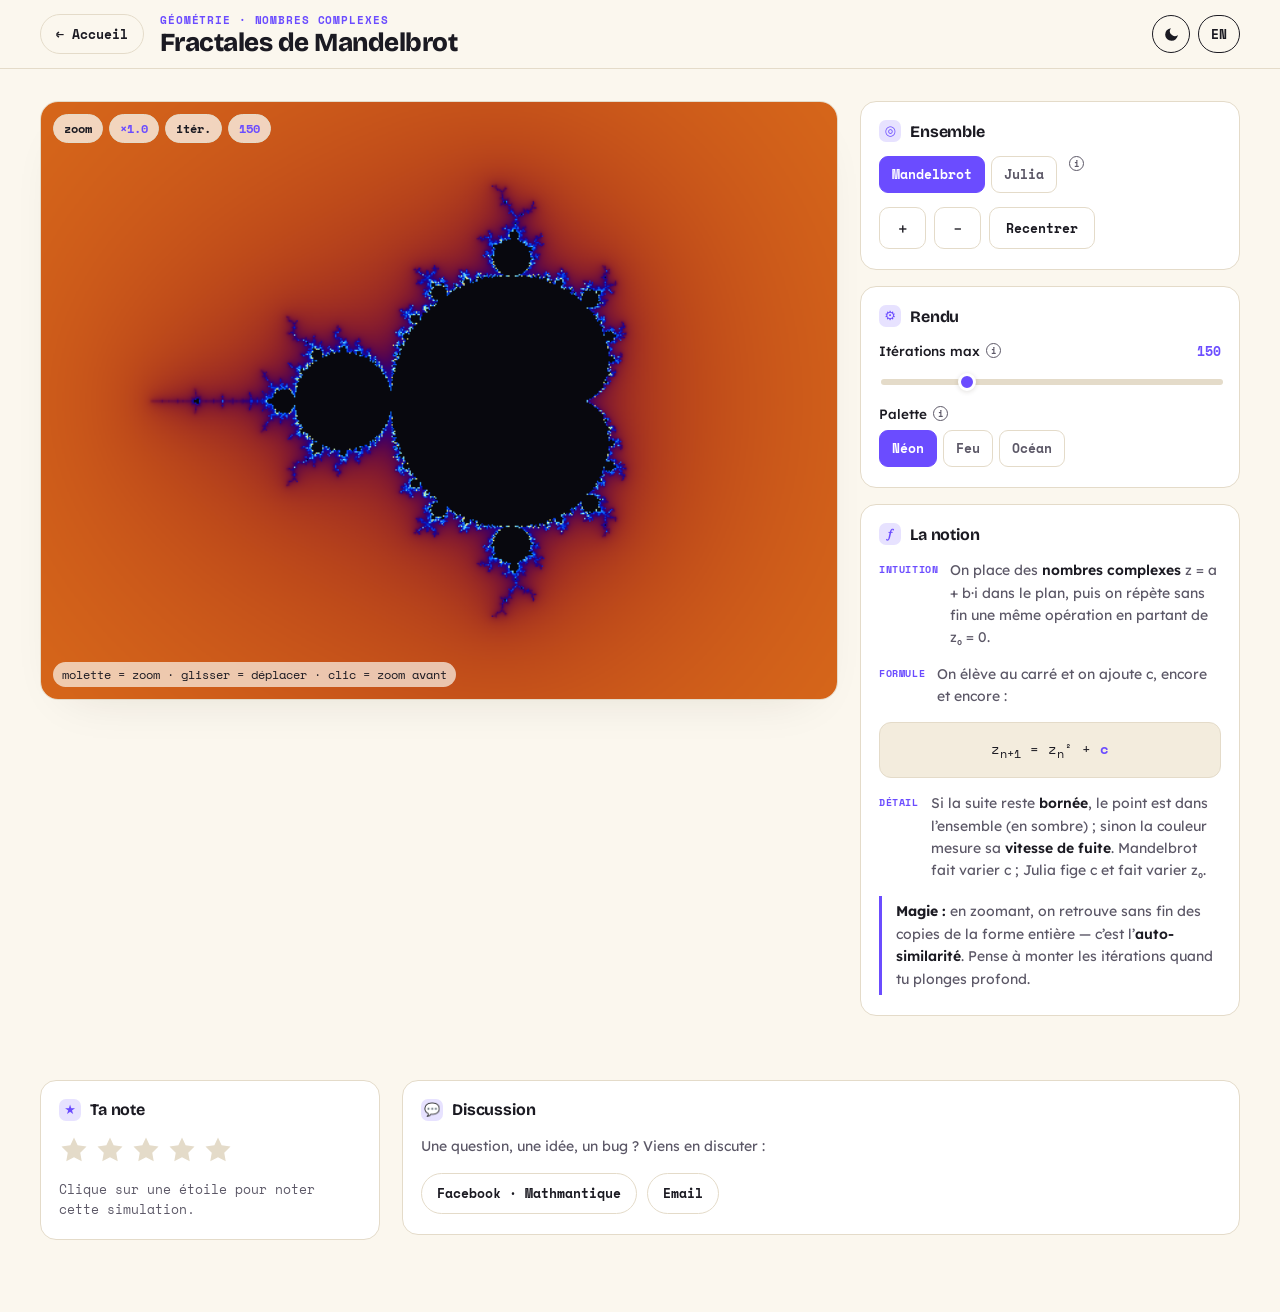
<file: artifacts/fractales/index.html>
<!DOCTYPE html>
<html lang="fr" data-theme="light">
<head>
<meta charset="UTF-8" />
<meta name="viewport" content="width=device-width, initial-scale=1.0" />
<title>Fractales · antsamath</title>
<script>document.documentElement.dataset.theme=localStorage.getItem("antsamath-theme")||"light";document.documentElement.lang=localStorage.getItem("antsamath-lang")||"fr";</script>
<link rel="preconnect" href="https://fonts.googleapis.com" />
<link rel="preconnect" href="https://fonts.gstatic.com" crossorigin />
<link href="https://fonts.googleapis.com/css2?family=Bricolage+Grotesque:opsz,wght@12..96,500;12..96,700;12..96,800&family=Lexend:wght@300;400;500;600&family=Space+Mono:wght@400;700&display=swap" rel="stylesheet" />
<link rel="stylesheet" href="../../assets/theme-a.css" />
<link rel="stylesheet" href="../../assets/artifact.css" />
<style>
  body { --accent: #6B4CFF; }
  html[data-theme="dark"] body { --accent: #9D86FF; }
  .stage { cursor: crosshair; }
</style>
</head>
<body>
  <header class="art-nav">
    <a class="back" href="../../index.html">← <span data-fr="Accueil" data-en="Home">Accueil</span></a>
    <div class="art-head">
      <div class="tag" data-fr="Géométrie · Nombres complexes" data-en="Geometry · Complex numbers">Géométrie · Nombres complexes</div>
      <h1 data-fr="Fractales de Mandelbrot" data-en="Mandelbrot fractals">Fractales de Mandelbrot</h1>
    </div>
    <div class="art-tools">
      <button class="themebtn" type="button"></button>
      <button class="langbtn" type="button">EN</button>
    </div>
  </header>

  <main class="art-main">
    <div class="stage-wrap">
      <div class="stage">
        <canvas id="cv"></canvas>
        <div class="readouts">
          <span class="pill" data-fr="zoom" data-en="zoom">zoom</span><span class="pill"><b id="r-zoom">×1</b></span>
          <span class="pill" data-fr="itér." data-en="iter.">itér.</span><span class="pill"><b id="r-iter">150</b></span>
        </div>
        <div class="legend">
          <span id="hint" data-fr="molette = zoom · glisser = déplacer · clic = zoom avant" data-en="wheel = zoom · drag = pan · click = zoom in">molette = zoom · glisser = déplacer · clic = zoom avant</span>
        </div>
      </div>
    </div>

    <aside class="panel">
      <div class="block">
        <h3><span class="ic">◎</span><span data-fr="Ensemble" data-en="Set">Ensemble</span></h3>
        <div class="seg" id="modes" data-tip-fr="Mandelbrot : on balaie la constante c dans tout le plan. Julia : on fige c et on teste chaque point de départ z₀. Les deux découlent de la même formule z ↦ z² + c." data-tip-en="Mandelbrot: we sweep the constant c across the whole plane. Julia: we freeze c and test each starting point z₀. Both come from the same formula z ↦ z² + c.">
          <button data-mode="mandel" class="on" data-fr="Mandelbrot" data-en="Mandelbrot">Mandelbrot</button>
          <button data-mode="julia" data-fr="Julia" data-en="Julia">Julia</button>
        </div>
        <div class="btnrow" style="margin-top:14px">
          <button class="mini ghost" id="btn-in">＋</button>
          <button class="mini ghost" id="btn-out">－</button>
          <button class="mini ghost" id="btn-reset" data-fr="Recentrer" data-en="Reset view">Recentrer</button>
        </div>
      </div>

      <div class="block" id="julia-box" style="display:none">
        <h3><span class="ic">c</span><span data-fr="Constante de Julia" data-en="Julia constant">Constante de Julia</span></h3>
        <div class="ctrl" data-tip-fr="Partie réelle de la constante c (axe horizontal). La changer déforme entièrement la fractale de Julia." data-tip-en="Real part of the constant c (horizontal axis). Changing it completely reshapes the Julia fractal.">
          <label><span>c — <span data-fr="partie réelle" data-en="real part">partie réelle</span></span><span class="val" id="v-cre">-0.40</span></label>
          <input type="range" id="s-cre" min="-1" max="1" step="0.005" value="-0.4" />
        </div>
        <div class="ctrl" data-tip-fr="Partie imaginaire de la constante c (axe vertical). Près du bord de l’ensemble de Mandelbrot, les Julia sont les plus spectaculaires." data-tip-en="Imaginary part of the constant c (vertical axis). Near the edge of the Mandelbrot set, Julia sets are the most spectacular.">
          <label><span>c — <span data-fr="partie imaginaire" data-en="imaginary part">partie imaginaire</span></span><span class="val" id="v-cim">0.60</span></label>
          <input type="range" id="s-cim" min="-1" max="1" step="0.005" value="0.6" />
        </div>
        <div class="seg" id="julia-presets">
          <button data-c="-0.4,0.6">−0.4 + 0.6i</button>
          <button data-c="0.285,0.01">0.285 + 0.01i</button>
          <button data-c="-0.8,0.156">−0.8 + 0.156i</button>
          <button data-c="-0.123,0.745">−0.123 + 0.745i</button>
        </div>
      </div>

      <div class="block">
        <h3><span class="ic">⚙</span><span data-fr="Rendu" data-en="Render">Rendu</span></h3>
        <div class="ctrl" data-tip-fr="Combien de fois on applique la formule avant de décider qu’un point « ne s’échappe pas ». Plus c’est élevé, plus les détails fins apparaissent (mais le calcul est plus lourd). Augmente-le quand tu zoomes beaucoup." data-tip-en="How many times we apply the formula before deciding a point ‘does not escape’. Higher reveals finer detail (but is heavier to compute). Increase it when you zoom in deep.">
          <label><span data-fr="Itérations max" data-en="Max iterations">Itérations max</span><span class="val" id="v-iter">150</span></label>
          <input type="range" id="s-iter" min="40" max="500" step="10" value="150" />
        </div>
        <div class="ctrl" data-tip-fr="Seule la couleur change : elle code la vitesse à laquelle chaque point file vers l’infini. Purement esthétique." data-tip-en="Only the colour changes: it encodes how fast each point races to infinity. Purely aesthetic.">
          <label><span data-fr="Palette" data-en="Palette">Palette</span></label>
          <div class="seg" id="palettes">
            <button data-pal="0" class="on" data-fr="Néon" data-en="Neon">Néon</button>
            <button data-pal="1" data-fr="Feu" data-en="Fire">Feu</button>
            <button data-pal="2" data-fr="Océan" data-en="Ocean">Océan</button>
          </div>
        </div>
      </div>

      <div class="block lesson">
        <h3><span class="ic">𝑓</span><span data-fr="La notion" data-en="The idea">La notion</span></h3>
        <div class="step">
          <span class="lab" data-fr="Intuition" data-en="Intuition">Intuition</span>
          <div class="body" data-fr="On place des <strong>nombres complexes</strong> z = a + b·i dans le plan, puis on répète sans fin une même opération en partant de z₀ = 0." data-en="We place <strong>complex numbers</strong> z = a + b·i in the plane, then endlessly repeat a single operation starting from z₀ = 0." data-html="1"></div>
        </div>
        <div class="step">
          <span class="lab" data-fr="Formule" data-en="Formula">Formule</span>
          <div class="body" data-fr="On élève au carré et on ajoute c, encore et encore :" data-en="We square and add c, over and over:" data-html="1"></div>
          <div class="fbox">z<sub>n+1</sub> = z<sub>n</sub>² + <span class="hot">c</span></div>
        </div>
        <div class="step">
          <span class="lab" data-fr="Détail" data-en="Detail">Détail</span>
          <div class="body" data-fr="Si la suite reste <strong>bornée</strong>, le point est dans l’ensemble (en sombre) ; sinon la couleur mesure sa <strong>vitesse de fuite</strong>. Mandelbrot fait varier c ; Julia fige c et fait varier z₀." data-en="If the sequence stays <strong>bounded</strong>, the point is in the set (dark); otherwise the colour measures its <strong>escape speed</strong>. Mandelbrot varies c; Julia freezes c and varies z₀." data-html="1"></div>
        </div>
        <p class="tip" data-fr="<b>Magie :</b> en zoomant, on retrouve sans fin des copies de la forme entière — c’est l’<strong>auto-similarité</strong>. Pense à monter les itérations quand tu plonges profond." data-en="<b>Magic:</b> as you zoom, you keep finding copies of the whole shape — that’s <strong>self-similarity</strong>. Remember to raise the iterations when you dive deep." data-html="1"></p>
      </div>
    </aside>
  </main>

  <section class="feedback-wrap" id="feedback"></section>

  <script src="../../assets/config.js"></script>
  <script src="../../assets/common.js"></script>
  <script src="../../assets/simkit.js"></script>
  <script src="sim.js"></script>
  <script src="../../assets/feedback.js"></script>
</body>
</html>
</file>
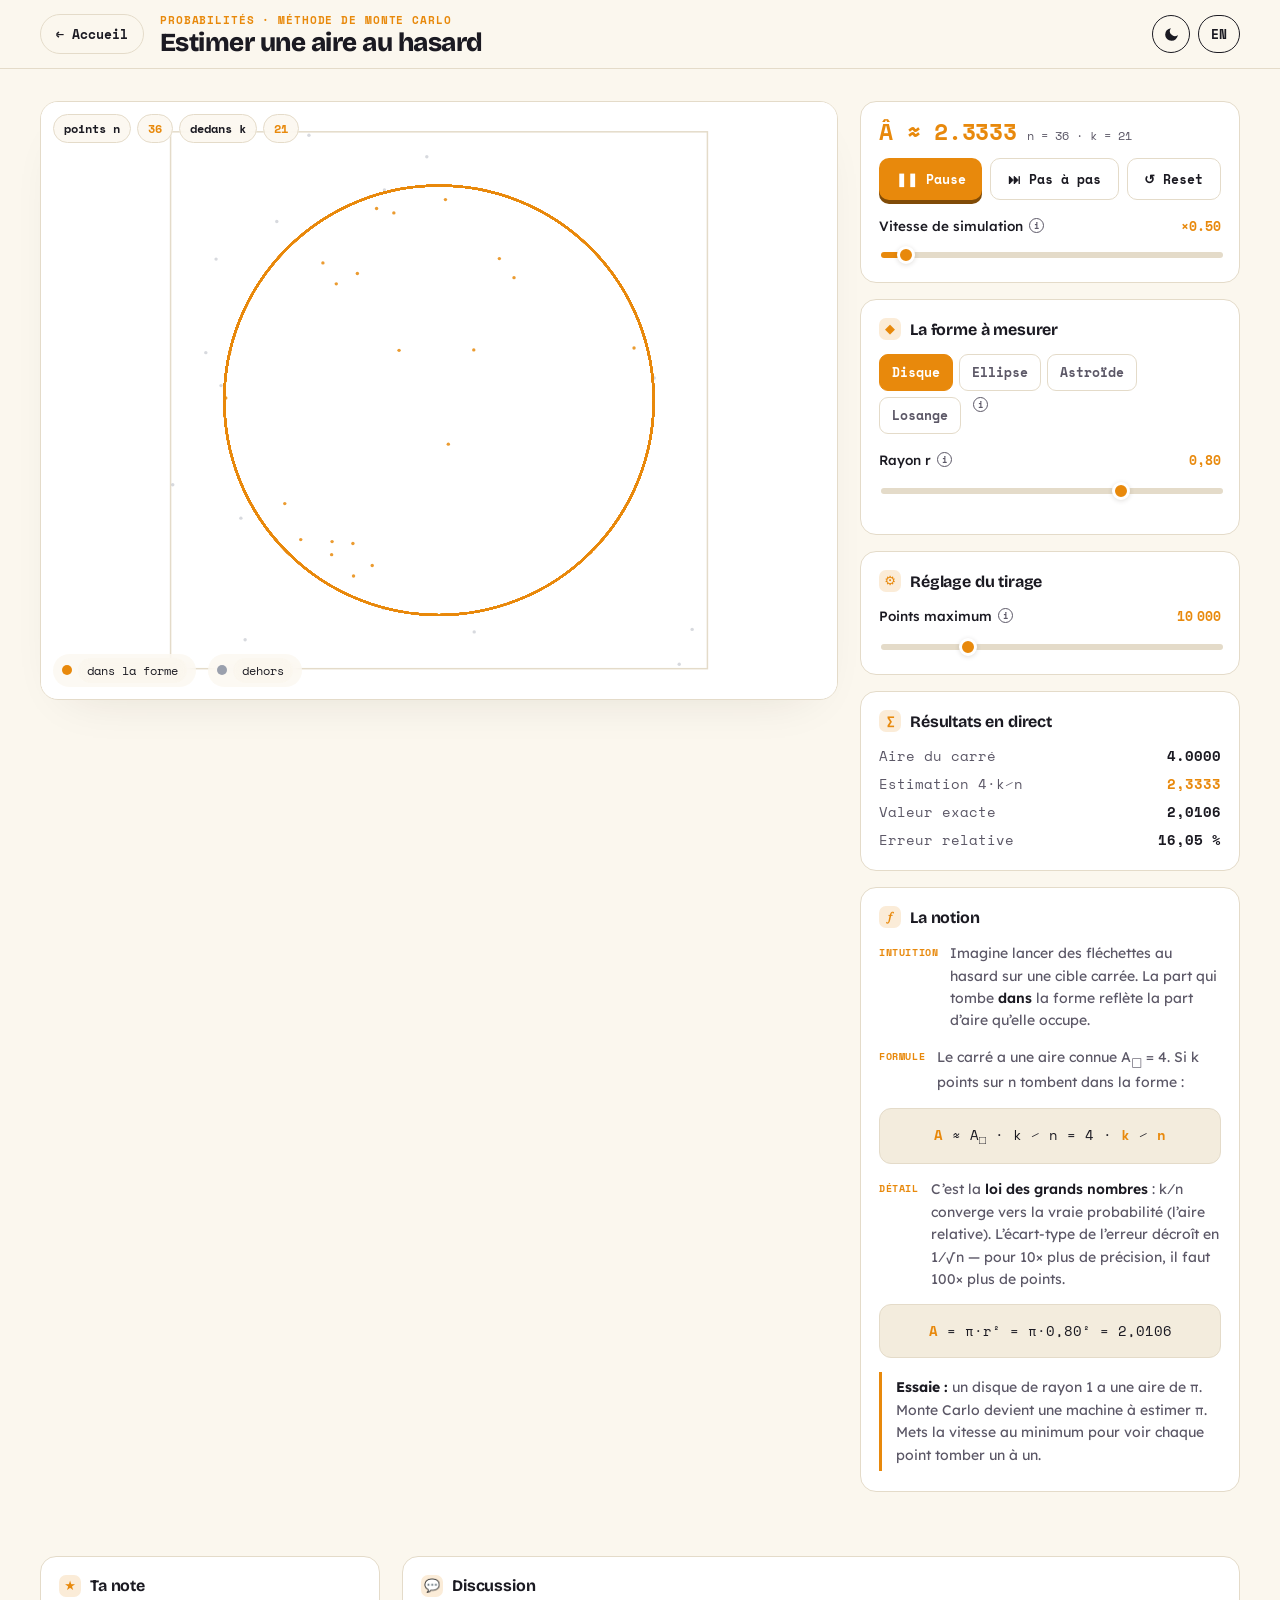
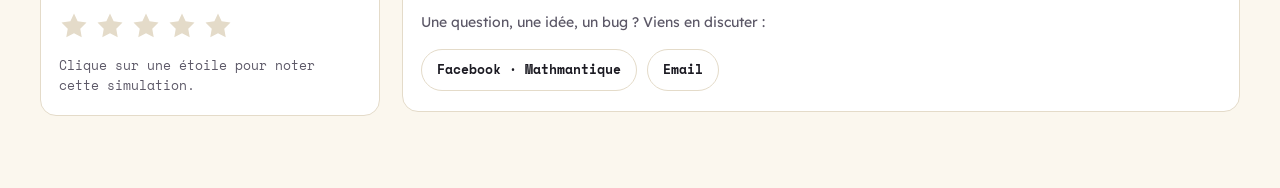
<file: artifacts/monte-carlo-aire/index.html>
<!DOCTYPE html>
<html lang="fr" data-theme="light">
<head>
<meta charset="UTF-8" />
<meta name="viewport" content="width=device-width, initial-scale=1.0" />
<title>Monte Carlo · antsamath</title>
<script>document.documentElement.dataset.theme=localStorage.getItem("antsamath-theme")||"light";document.documentElement.lang=localStorage.getItem("antsamath-lang")||"fr";</script>
<link rel="preconnect" href="https://fonts.googleapis.com" />
<link rel="preconnect" href="https://fonts.gstatic.com" crossorigin />
<link href="https://fonts.googleapis.com/css2?family=Bricolage+Grotesque:opsz,wght@12..96,500;12..96,700;12..96,800&family=Lexend:wght@300;400;500;600&family=Space+Mono:wght@400;700&display=swap" rel="stylesheet" />
<link rel="stylesheet" href="../../assets/theme-a.css" />
<link rel="stylesheet" href="../../assets/artifact.css" />
<style>
  body { --accent: #E8890C; }
  html[data-theme="dark"] body { --accent: #FFB84D; }
</style>
</head>
<body>
  <header class="art-nav">
    <a class="back" href="../../index.html">← <span data-fr="Accueil" data-en="Home">Accueil</span></a>
    <div class="art-head">
      <div class="tag" data-fr="Probabilités · Méthode de Monte Carlo" data-en="Probability · Monte Carlo method">Probabilités · Méthode de Monte Carlo</div>
      <h1 data-fr="Estimer une aire au hasard" data-en="Estimating an area at random">Estimer une aire au hasard</h1>
    </div>
    <div class="art-tools">
      <button class="themebtn" type="button"></button>
      <button class="langbtn" type="button">EN</button>
    </div>
  </header>

  <main class="art-main">
    <div class="stage-wrap">
      <div class="stage">
        <canvas id="cv"></canvas>
        <div class="readouts">
          <span class="pill" data-fr="points n" data-en="points n">points n</span><span class="pill"><b id="r-n">0</b></span>
          <span class="pill" data-fr="dedans k" data-en="inside k">dedans k</span><span class="pill"><b id="r-k">0</b></span>
        </div>
        <div class="legend">
          <span><i id="lg-in"></i><span data-fr="dans la forme" data-en="inside shape">dans la forme</span></span>
          <span><i style="background:#9aa0ad"></i><span data-fr="dehors" data-en="outside">dehors</span></span>
        </div>
      </div>
    </div>

    <aside class="panel">
      <div class="block" id="sim-controls"></div>

      <div class="block">
        <h3><span class="ic">◆</span><span data-fr="La forme à mesurer" data-en="The shape to measure">La forme à mesurer</span></h3>
        <div class="seg" id="shapes" data-tip-fr="Choisis la forme dont on estime l’aire. Le carré qui l’entoure a toujours une aire connue de 4 (côté 2)." data-tip-en="Pick the shape whose area we estimate. The surrounding square always has a known area of 4 (side 2).">
          <button data-shape="disque" class="on" data-fr="Disque" data-en="Disk">Disque</button>
          <button data-shape="ellipse" data-fr="Ellipse" data-en="Ellipse">Ellipse</button>
          <button data-shape="astroide" data-fr="Astroïde" data-en="Astroid">Astroïde</button>
          <button data-shape="losange" data-fr="Losange" data-en="Diamond">Losange</button>
        </div>

        <div class="ctrl" id="c-r" style="margin-top:16px" data-tip-fr="Rayon du disque, dans les unités du repère (0 à 1). L’aire exacte vaut π·r²." data-tip-en="Disk radius, in the grid units (0 to 1). The exact area is π·r².">
          <label><span data-fr="Rayon r" data-en="Radius r">Rayon r</span><span class="val" id="v-r">0.80</span></label>
          <input type="range" id="s-r" min="0.3" max="1" step="0.02" value="0.8" />
        </div>
        <div class="ctrl" id="c-a" style="display:none" data-tip-fr="Demi-axe horizontal de l’ellipse. L’aire exacte vaut π·a·b." data-tip-en="Horizontal semi-axis of the ellipse. The exact area is π·a·b.">
          <label><span data-fr="Demi-axe a" data-en="Semi-axis a">Demi-axe a</span><span class="val" id="v-a">0.90</span></label>
          <input type="range" id="s-a" min="0.3" max="1" step="0.02" value="0.9" />
        </div>
        <div class="ctrl" id="c-b" style="display:none" data-tip-fr="Demi-axe vertical de l’ellipse. L’aire exacte vaut π·a·b." data-tip-en="Vertical semi-axis of the ellipse. The exact area is π·a·b.">
          <label><span data-fr="Demi-axe b" data-en="Semi-axis b">Demi-axe b</span><span class="val" id="v-b">0.55</span></label>
          <input type="range" id="s-b" min="0.3" max="1" step="0.02" value="0.55" />
        </div>
        <div class="ctrl" id="c-size" style="display:none" data-tip-fr="Taille de la forme (échelle). Modifie l’aire exacte affichée plus bas." data-tip-en="Size of the shape (scale). Changes the exact area shown below.">
          <label><span data-fr="Taille" data-en="Size">Taille</span><span class="val" id="v-size">0.90</span></label>
          <input type="range" id="s-size" min="0.4" max="1" step="0.02" value="0.9" />
        </div>
      </div>

      <div class="block">
        <h3><span class="ic">⚙</span><span data-fr="Réglage du tirage" data-en="Sampling setting">Réglage du tirage</span></h3>
        <div class="ctrl" data-tip-fr="Le tirage s’arrête à ce nombre de points. Plus il est grand, plus l’estimation est fine : l’erreur typique décroît comme 1⁄√n." data-tip-en="Sampling stops at this many points. The larger it is, the finer the estimate: the typical error shrinks like 1⁄√n.">
          <label><span data-fr="Points maximum" data-en="Maximum points">Points maximum</span><span class="val" id="v-max">10 000</span></label>
          <input type="range" id="s-max" min="500" max="40000" step="500" value="10000" />
        </div>
      </div>

      <div class="block">
        <h3><span class="ic">∑</span><span data-fr="Résultats en direct" data-en="Live results">Résultats en direct</span></h3>
        <div class="kv">
          <span class="k" data-fr="Aire du carré" data-en="Square area">Aire du carré</span><span class="v">4.0000</span>
          <span class="k" data-fr="Estimation 4·k⁄n" data-en="Estimate 4·k⁄n">Estimation 4·k⁄n</span><span class="v hot" id="r-est">—</span>
          <span class="k" data-fr="Valeur exacte" data-en="Exact value">Valeur exacte</span><span class="v" id="r-exact">—</span>
          <span class="k" data-fr="Erreur relative" data-en="Relative error">Erreur relative</span><span class="v" id="r-err">—</span>
        </div>
      </div>

      <div class="block lesson">
        <h3><span class="ic">𝑓</span><span data-fr="La notion" data-en="The idea">La notion</span></h3>
        <div class="step">
          <span class="lab" data-fr="Intuition" data-en="Intuition">Intuition</span>
          <div class="body" data-fr="Imagine lancer des fléchettes au hasard sur une cible carrée. La part qui tombe <strong>dans</strong> la forme reflète la part d’aire qu’elle occupe." data-en="Imagine throwing darts at random onto a square target. The fraction landing <strong>inside</strong> the shape reflects the fraction of area it covers." data-html="1"></div>
        </div>
        <div class="step">
          <span class="lab" data-fr="Formule" data-en="Formula">Formule</span>
          <div class="body" data-fr="Le carré a une aire connue A<sub>□</sub> = 4. Si k points sur n tombent dans la forme :" data-en="The square has known area A<sub>□</sub> = 4. If k of n points land inside the shape:" data-html="1"></div>
          <div class="fbox"><span class="hot">A</span> ≈ A<sub>□</sub> · k ⁄ n = 4 · <span class="hot">k</span> ⁄ <span class="hot">n</span></div>
        </div>
        <div class="step">
          <span class="lab" data-fr="Détail" data-en="Detail">Détail</span>
          <div class="body" data-fr="C’est la <strong>loi des grands nombres</strong> : k⁄n converge vers la vraie probabilité (l’aire relative). L’écart-type de l’erreur décroît en 1⁄√n — pour 10× plus de précision, il faut 100× plus de points." data-en="This is the <strong>law of large numbers</strong>: k⁄n converges to the true probability (relative area). The error’s standard deviation shrinks as 1⁄√n — for 10× more precision you need 100× more points." data-html="1"></div>
          <div class="fbox" id="f-exact">—</div>
        </div>
        <p class="tip" data-fr="<b>Essaie :</b> un disque de rayon 1 a une aire de π. Monte Carlo devient une machine à estimer π. Mets la vitesse au minimum pour voir chaque point tomber un à un." data-en="<b>Try it:</b> a radius-1 disk has area π. Monte Carlo becomes a π-estimating machine. Set speed to minimum to watch each point land one by one." data-html="1"></p>
      </div>
    </aside>
  </main>

  <section class="feedback-wrap" id="feedback"></section>

  <script src="../../assets/config.js"></script>
  <script src="../../assets/common.js"></script>
  <script src="../../assets/simkit.js"></script>
  <script src="sim.js"></script>
  <script src="../../assets/feedback.js"></script>
</body>
</html>
</file>
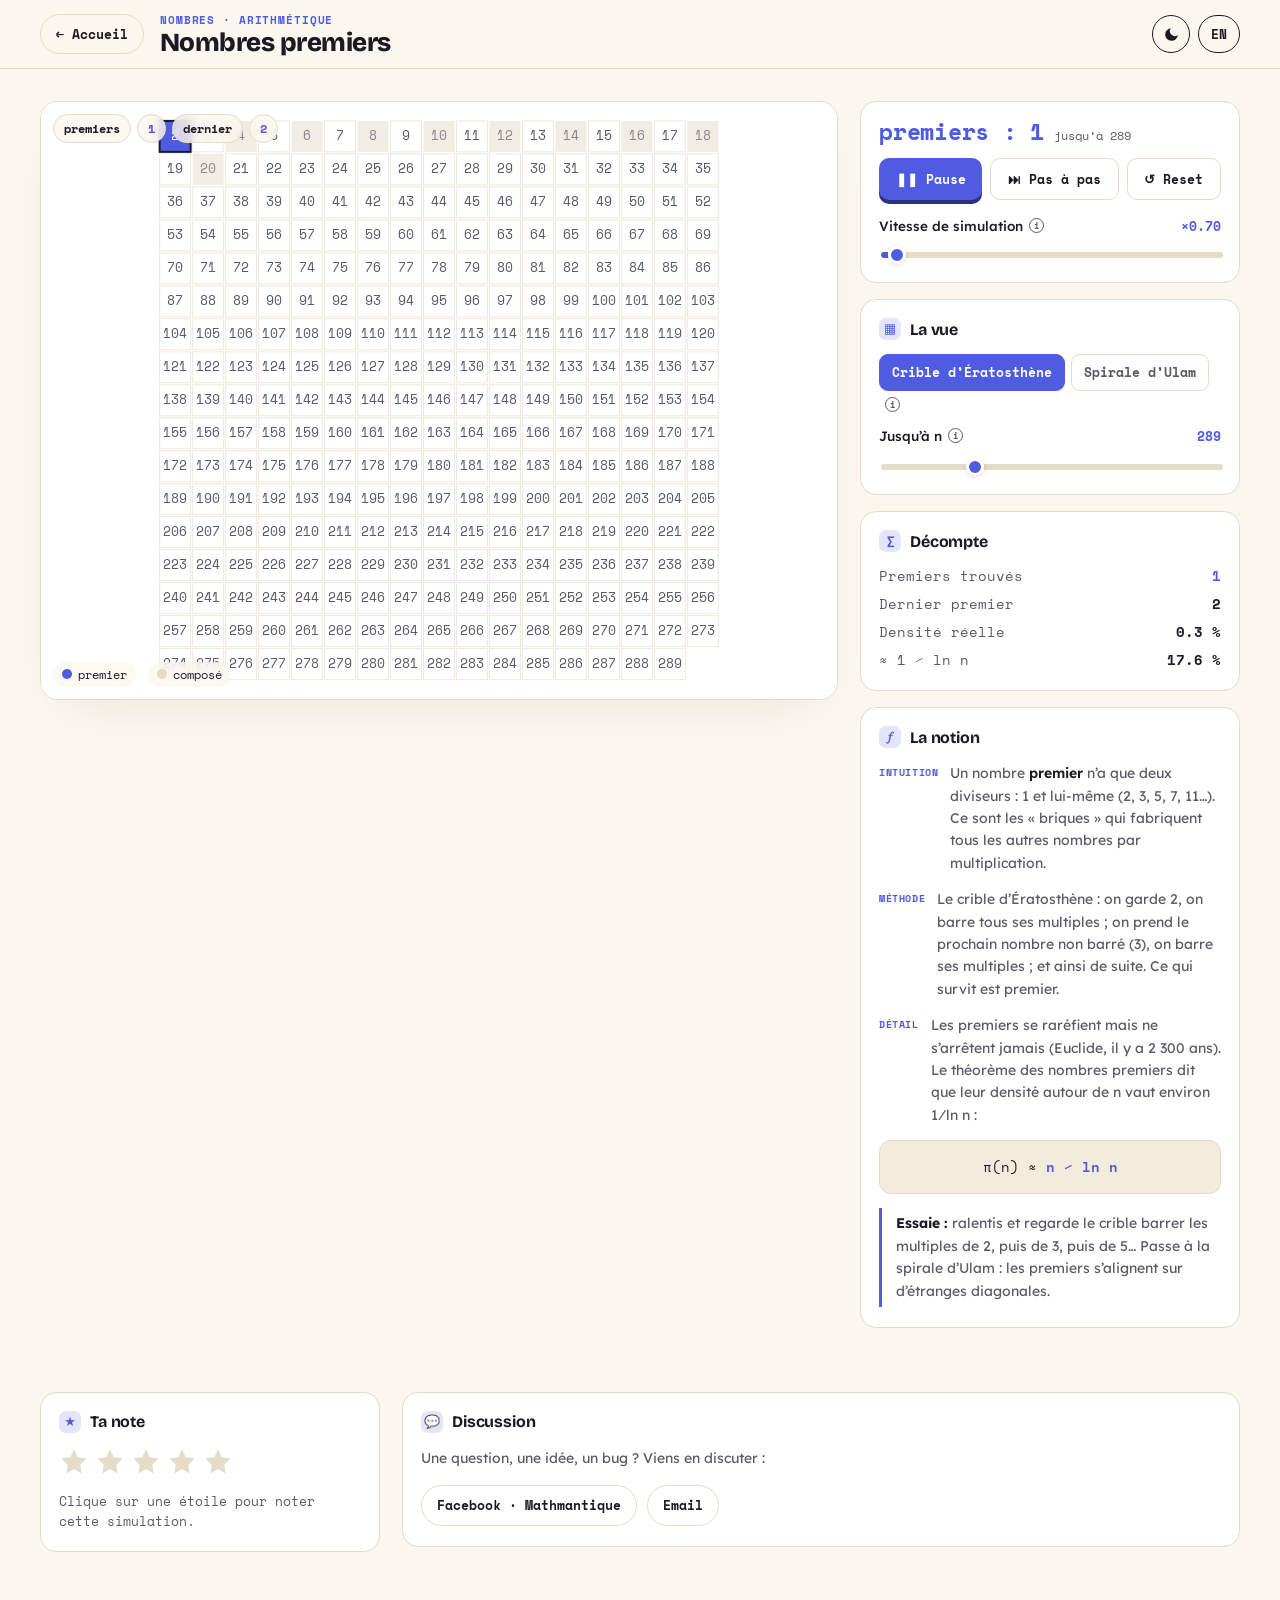
<file: artifacts/nombres-premiers/index.html>
<!DOCTYPE html>
<html lang="fr" data-theme="light">
<head>
<meta charset="UTF-8" />
<meta name="viewport" content="width=device-width, initial-scale=1.0" />
<title>Nombres premiers · antsamath</title>
<script>document.documentElement.dataset.theme=localStorage.getItem("antsamath-theme")||"light";document.documentElement.lang=localStorage.getItem("antsamath-lang")||"fr";</script>
<link rel="preconnect" href="https://fonts.googleapis.com" />
<link rel="preconnect" href="https://fonts.gstatic.com" crossorigin />
<link href="https://fonts.googleapis.com/css2?family=Bricolage+Grotesque:opsz,wght@12..96,500;12..96,700;12..96,800&family=Lexend:wght@300;400;500;600&family=Space+Mono:wght@400;700&display=swap" rel="stylesheet" />
<link rel="stylesheet" href="../../assets/theme-a.css" />
<link rel="stylesheet" href="../../assets/artifact.css" />
<style>
  body { --accent: #4F5BE0; }
  html[data-theme="dark"] body { --accent: #8B97FF; }
</style>
</head>
<body>
  <header class="art-nav">
    <a class="back" href="../../index.html">← <span data-fr="Accueil" data-en="Home">Accueil</span></a>
    <div class="art-head">
      <div class="tag" data-fr="Nombres · Arithmétique" data-en="Numbers · Arithmetic">Nombres · Arithmétique</div>
      <h1 data-fr="Nombres premiers" data-en="Prime numbers">Nombres premiers</h1>
    </div>
    <div class="art-tools">
      <button class="themebtn" type="button"></button>
      <button class="langbtn" type="button">EN</button>
    </div>
  </header>

  <main class="art-main">
    <div class="stage-wrap">
      <div class="stage">
        <canvas id="cv"></canvas>
        <div class="readouts">
          <span class="pill" data-fr="premiers" data-en="primes">premiers</span><span class="pill"><b id="r-count">0</b></span>
          <span class="pill" data-fr="dernier" data-en="last">dernier</span><span class="pill"><b id="r-last">—</b></span>
        </div>
        <div class="legend" id="legend"></div>
      </div>
    </div>

    <aside class="panel">
      <div class="block" id="sim-controls"></div>

      <div class="block">
        <h3><span class="ic">▦</span><span data-fr="La vue" data-en="The view">La vue</span></h3>
        <div class="seg" id="views" data-tip-fr="Deux façons de voir les premiers : le crible élimine les multiples un à un ; la spirale d’Ulam enroule les entiers et n’éclaire que les premiers." data-tip-en="Two ways to see primes: the sieve removes multiples one by one; Ulam’s spiral coils the integers and lights only the primes.">
          <button data-v="sieve" class="on" data-fr="Crible d’Ératosthène" data-en="Sieve of Eratosthenes">Crible d’Ératosthène</button>
          <button data-v="ulam" data-fr="Spirale d’Ulam" data-en="Ulam spiral">Spirale d’Ulam</button>
        </div>
        <div class="ctrl" style="margin-top:14px" data-tip-fr="Plus grand entier exploré. Plus il est grand, plus on voit la raréfaction des premiers (et les diagonales de la spirale)." data-tip-en="Largest integer explored. The larger it is, the more you see primes thinning out (and the spiral’s diagonals).">
          <label><span data-fr="Jusqu’à n" data-en="Up to n">Jusqu’à n</span><span class="val" id="v-n">289</span></label>
          <input type="range" id="s-n" min="49" max="961" step="4" value="289" />
        </div>
      </div>

      <div class="block">
        <h3><span class="ic">∑</span><span data-fr="Décompte" data-en="Count">Décompte</span></h3>
        <div class="kv">
          <span class="k" data-fr="Premiers trouvés" data-en="Primes found">Premiers trouvés</span><span class="v hot" id="k-count">0</span>
          <span class="k" data-fr="Dernier premier" data-en="Last prime">Dernier premier</span><span class="v" id="k-last">—</span>
          <span class="k" data-fr="Densité réelle" data-en="Actual density">Densité réelle</span><span class="v" id="k-dens">—</span>
          <span class="k">≈ 1 ⁄ ln n</span><span class="v" id="k-approx">—</span>
        </div>
      </div>

      <div class="block lesson">
        <h3><span class="ic">𝑓</span><span data-fr="La notion" data-en="The idea">La notion</span></h3>
        <div class="step">
          <span class="lab" data-fr="Intuition" data-en="Intuition">Intuition</span>
          <div class="body" data-fr="Un nombre <strong>premier</strong> n’a que deux diviseurs : 1 et lui-même (2, 3, 5, 7, 11…). Ce sont les « briques » qui fabriquent tous les autres nombres par multiplication." data-en="A <strong>prime</strong> has exactly two divisors: 1 and itself (2, 3, 5, 7, 11…). They are the building blocks that make every other number by multiplication." data-html="1"></div>
        </div>
        <div class="step">
          <span class="lab" data-fr="Méthode" data-en="Method">Méthode</span>
          <div class="body" id="view-note" data-html="1"></div>
        </div>
        <div class="step">
          <span class="lab" data-fr="Détail" data-en="Detail">Détail</span>
          <div class="body" data-fr="Les premiers se raréfient mais ne s’arrêtent jamais (Euclide, il y a 2 300 ans). Le théorème des nombres premiers dit que leur densité autour de n vaut environ 1⁄ln n :" data-en="Primes thin out but never stop (Euclid, 2,300 years ago). The prime number theorem says their density around n is about 1⁄ln n:" data-html="1"></div>
          <div class="fbox">π(n) ≈ <span class="hot">n ⁄ ln n</span></div>
        </div>
        <p class="tip" data-fr="<b>Essaie :</b> ralentis et regarde le crible barrer les multiples de 2, puis de 3, puis de 5… Passe à la spirale d’Ulam : les premiers s’alignent sur d’étranges diagonales." data-en="<b>Try it:</b> slow it down and watch the sieve cross multiples of 2, then 3, then 5… Switch to Ulam’s spiral: primes line up on strange diagonals." data-html="1"></p>
      </div>
    </aside>
  </main>

  <section class="feedback-wrap" id="feedback"></section>

  <script src="../../assets/config.js"></script>
  <script src="../../assets/common.js"></script>
  <script src="../../assets/simkit.js"></script>
  <script src="sim.js"></script>
  <script src="../../assets/feedback.js"></script>
</body>
</html>
</file>
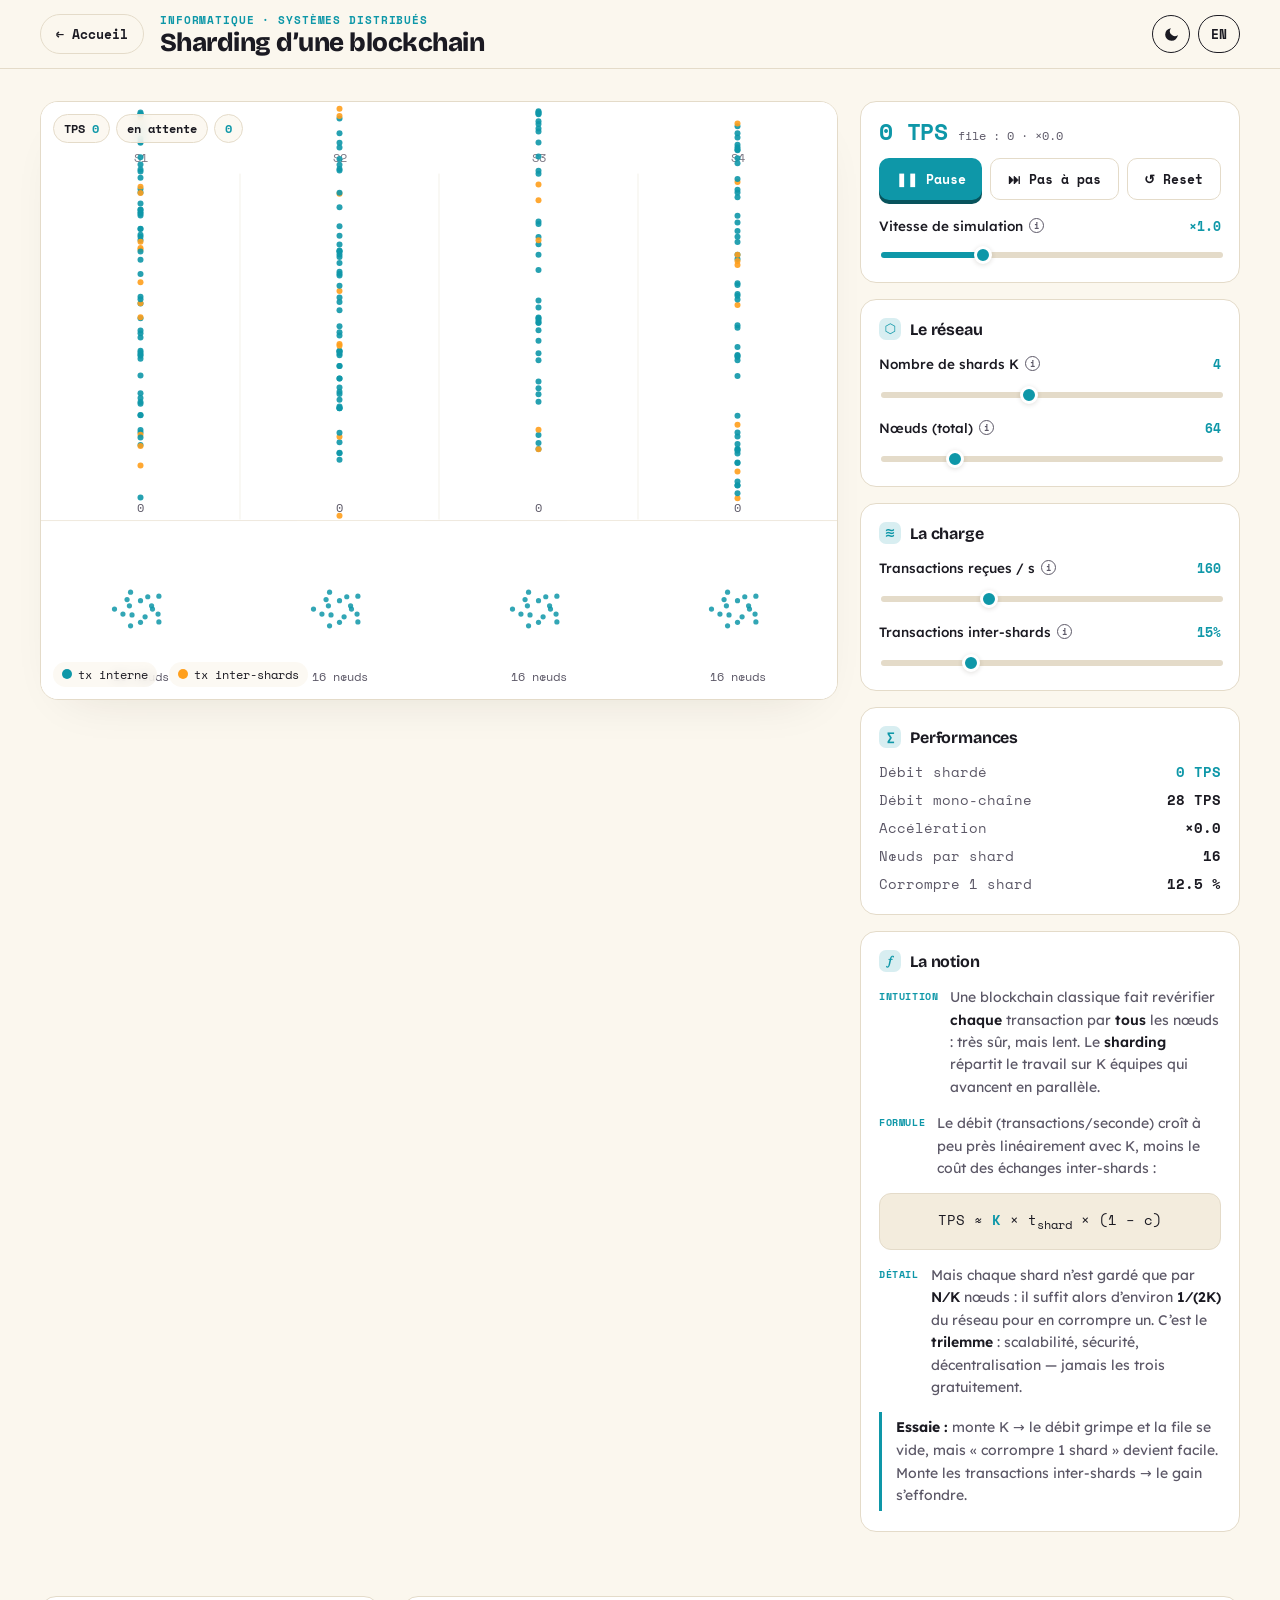
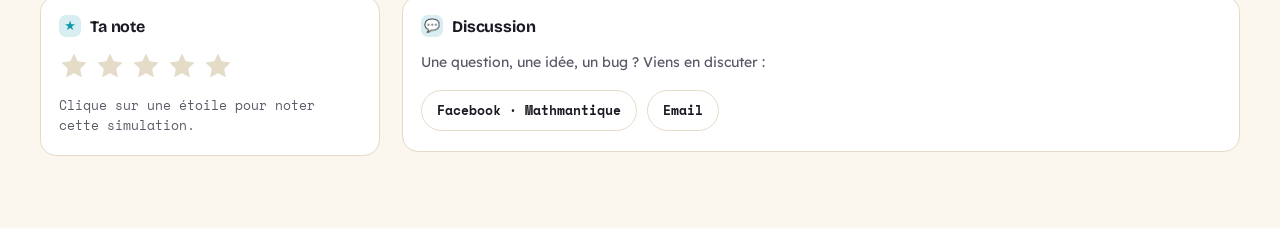
<file: artifacts/sharding-blockchain/index.html>
<!DOCTYPE html>
<html lang="fr" data-theme="light">
<head>
<meta charset="UTF-8" />
<meta name="viewport" content="width=device-width, initial-scale=1.0" />
<title>Sharding · antsamath</title>
<script>document.documentElement.dataset.theme=localStorage.getItem("antsamath-theme")||"light";document.documentElement.lang=localStorage.getItem("antsamath-lang")||"fr";</script>
<link rel="preconnect" href="https://fonts.googleapis.com" />
<link rel="preconnect" href="https://fonts.gstatic.com" crossorigin />
<link href="https://fonts.googleapis.com/css2?family=Bricolage+Grotesque:opsz,wght@12..96,500;12..96,700;12..96,800&family=Lexend:wght@300;400;500;600&family=Space+Mono:wght@400;700&display=swap" rel="stylesheet" />
<link rel="stylesheet" href="../../assets/theme-a.css" />
<link rel="stylesheet" href="../../assets/artifact.css" />
<style>
  body { --accent: #0E97A8; }
  html[data-theme="dark"] body { --accent: #3CD6E8; }
</style>
</head>
<body>
  <header class="art-nav">
    <a class="back" href="../../index.html">← <span data-fr="Accueil" data-en="Home">Accueil</span></a>
    <div class="art-head">
      <div class="tag" data-fr="Informatique · Systèmes distribués" data-en="Computer science · Distributed systems">Informatique · Systèmes distribués</div>
      <h1 data-fr="Sharding d’une blockchain" data-en="Blockchain sharding">Sharding d’une blockchain</h1>
    </div>
    <div class="art-tools">
      <button class="themebtn" type="button"></button>
      <button class="langbtn" type="button">EN</button>
    </div>
  </header>

  <main class="art-main">
    <div class="stage-wrap">
      <div class="stage">
        <canvas id="cv"></canvas>
        <div class="readouts">
          <span class="pill">TPS <b id="r-tps">0</b></span>
          <span class="pill" data-fr="en attente" data-en="backlog">en attente</span><span class="pill"><b id="r-back">0</b></span>
        </div>
        <div class="legend" id="legend"></div>
      </div>
    </div>

    <aside class="panel">
      <div class="block" id="sim-controls"></div>

      <div class="block">
        <h3><span class="ic">⬡</span><span data-fr="Le réseau" data-en="The network">Le réseau</span></h3>
        <div class="ctrl" data-tip-fr="Nombre de shards : sous-réseaux qui valident les transactions en parallèle. Doubler K double (environ) le débit total." data-tip-en="Number of shards: sub-networks that validate transactions in parallel. Doubling K (roughly) doubles total throughput.">
          <label><span data-fr="Nombre de shards K" data-en="Number of shards K">Nombre de shards K</span><span class="val" id="v-k">4</span></label>
          <input type="range" id="s-k" min="1" max="8" step="1" value="4" />
        </div>
        <div class="ctrl" data-tip-fr="Nombre total de nœuds validateurs. Répartis sur K shards, chaque shard n’en garde que N⁄K : c’est ce qui fragilise la sécurité." data-tip-en="Total number of validator nodes. Split over K shards, each shard keeps only N⁄K: that is what weakens security.">
          <label><span data-fr="Nœuds (total)" data-en="Nodes (total)">Nœuds (total)</span><span class="val" id="v-nodes">64</span></label>
          <input type="range" id="s-nodes" min="16" max="256" step="8" value="64" />
        </div>
      </div>

      <div class="block">
        <h3><span class="ic">≋</span><span data-fr="La charge" data-en="The load">La charge</span></h3>
        <div class="ctrl" data-tip-fr="Nombre de transactions qui arrivent par seconde. Si elles arrivent plus vite que le réseau ne les traite, la file d’attente grandit." data-tip-en="Number of transactions arriving per second. If they arrive faster than the network can process, the queue grows.">
          <label><span data-fr="Transactions reçues / s" data-en="Incoming tx / s">Transactions reçues / s</span><span class="val" id="v-load">160</span></label>
          <input type="range" id="s-load" min="10" max="500" step="10" value="160" />
        </div>
        <div class="ctrl" data-tip-fr="Part des transactions qui concernent deux shards à la fois. Elles coûtent cher à coordonner et font chuter le gain du sharding." data-tip-en="Share of transactions involving two shards at once. They are costly to coordinate and erode the sharding gain.">
          <label><span data-fr="Transactions inter-shards" data-en="Cross-shard tx">Transactions inter-shards</span><span class="val" id="v-cross">15%</span></label>
          <input type="range" id="s-cross" min="0" max="60" step="1" value="15" />
        </div>
      </div>

      <div class="block">
        <h3><span class="ic">∑</span><span data-fr="Performances" data-en="Performance">Performances</span></h3>
        <div class="kv">
          <span class="k" data-fr="Débit shardé" data-en="Sharded throughput">Débit shardé</span><span class="v hot" id="k-tps">— TPS</span>
          <span class="k" data-fr="Débit mono-chaîne" data-en="Single-chain throughput">Débit mono-chaîne</span><span class="v" id="k-mono">— TPS</span>
          <span class="k" data-fr="Accélération" data-en="Speed-up">Accélération</span><span class="v" id="k-speed">—</span>
          <span class="k" data-fr="Nœuds par shard" data-en="Nodes per shard">Nœuds par shard</span><span class="v" id="k-nps">—</span>
          <span class="k" data-fr="Corrompre 1 shard" data-en="Corrupt 1 shard">Corrompre 1 shard</span><span class="v" id="k-sec">—</span>
        </div>
      </div>

      <div class="block lesson">
        <h3><span class="ic">𝑓</span><span data-fr="La notion" data-en="The idea">La notion</span></h3>
        <div class="step">
          <span class="lab" data-fr="Intuition" data-en="Intuition">Intuition</span>
          <div class="body" data-fr="Une blockchain classique fait revérifier <strong>chaque</strong> transaction par <strong>tous</strong> les nœuds : très sûr, mais lent. Le <strong>sharding</strong> répartit le travail sur K équipes qui avancent en parallèle." data-en="A classic blockchain has <strong>every</strong> node re-check <strong>every</strong> transaction: very safe, but slow. <strong>Sharding</strong> spreads the work over K teams running in parallel." data-html="1"></div>
        </div>
        <div class="step">
          <span class="lab" data-fr="Formule" data-en="Formula">Formule</span>
          <div class="body" data-fr="Le débit (transactions/seconde) croît à peu près linéairement avec K, moins le coût des échanges inter-shards :" data-en="Throughput (transactions/second) grows roughly linearly with K, minus the cost of cross-shard exchanges:" data-html="1"></div>
          <div class="fbox">TPS ≈ <span class="hot">K</span> × t<sub>shard</sub> × (1 − c)</div>
        </div>
        <div class="step">
          <span class="lab" data-fr="Détail" data-en="Detail">Détail</span>
          <div class="body" data-fr="Mais chaque shard n’est gardé que par <strong>N⁄K</strong> nœuds : il suffit alors d’environ <strong>1⁄(2K)</strong> du réseau pour en corrompre un. C’est le <strong>trilemme</strong> : scalabilité, sécurité, décentralisation — jamais les trois gratuitement." data-en="But each shard is guarded by only <strong>N⁄K</strong> nodes: about <strong>1⁄(2K)</strong> of the network is then enough to corrupt one. That’s the <strong>trilemma</strong>: scalability, security, decentralization — never all three for free." data-html="1"></div>
        </div>
        <p class="tip" data-fr="<b>Essaie :</b> monte K → le débit grimpe et la file se vide, mais « corrompre 1 shard » devient facile. Monte les transactions inter-shards → le gain s’effondre." data-en="<b>Try it:</b> raise K → throughput climbs and the queue drains, but “corrupt 1 shard” gets easy. Raise cross-shard tx → the gain collapses." data-html="1"></p>
      </div>
    </aside>
  </main>

  <section class="feedback-wrap" id="feedback"></section>

  <script src="../../assets/config.js"></script>
  <script src="../../assets/common.js"></script>
  <script src="../../assets/simkit.js"></script>
  <script src="sim.js"></script>
  <script src="../../assets/feedback.js"></script>
</body>
</html>
</file>
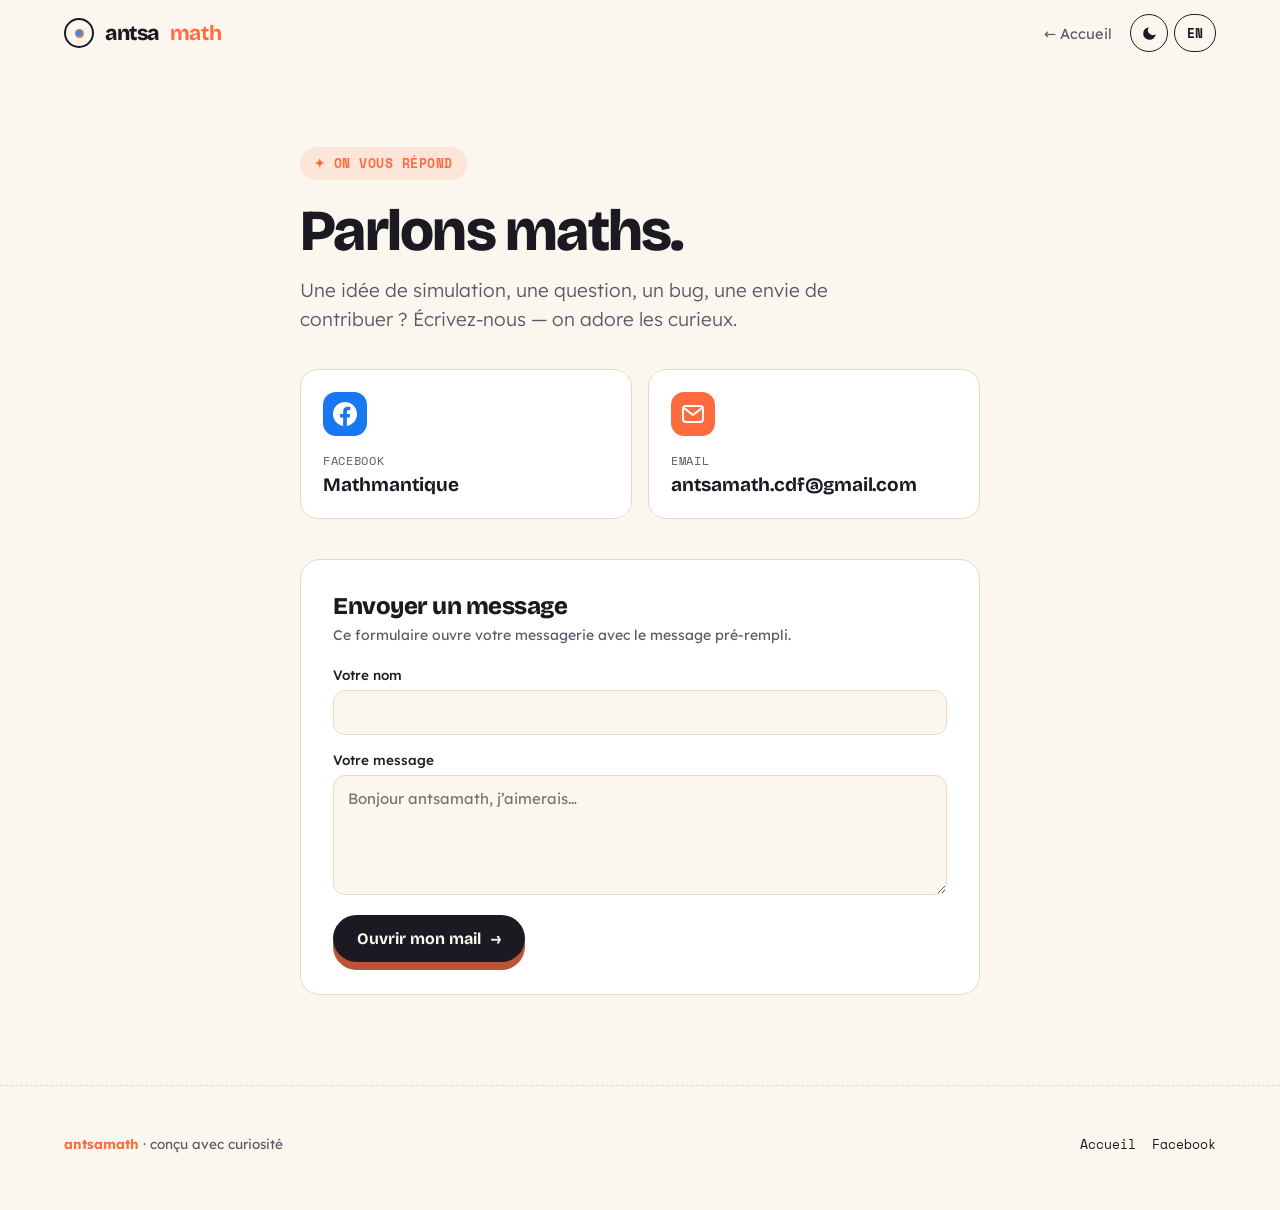
<file: contact.html>
<!DOCTYPE html>
<html lang="fr" data-theme="light">
<head>
<meta charset="UTF-8" />
<meta name="viewport" content="width=device-width, initial-scale=1.0" />
<title>Contact · antsamath</title>
<script>document.documentElement.dataset.theme=localStorage.getItem("antsamath-theme")||"light";document.documentElement.lang=localStorage.getItem("antsamath-lang")||"fr";</script>
<link rel="preconnect" href="https://fonts.googleapis.com" />
<link rel="preconnect" href="https://fonts.gstatic.com" crossorigin />
<link href="https://fonts.googleapis.com/css2?family=Bricolage+Grotesque:opsz,wght@12..96,500;12..96,700;12..96,800&family=Lexend:wght@300;400;500;600&family=Space+Mono:wght@400;700&display=swap" rel="stylesheet" />
<link rel="stylesheet" href="assets/theme-a.css" />
<style>
  .wrap { max-width: 760px; margin: 0 auto; padding: clamp(36px, 7vw, 80px) clamp(18px, 5vw, 40px) 60px; }
  .kicker { display: inline-flex; align-items: center; gap: 8px; font-family: var(--mono); font-size: 12.5px; font-weight: 700; letter-spacing: .04em; text-transform: uppercase; color: var(--accent); background: color-mix(in srgb, var(--accent) 12%, var(--bg)); padding: 7px 14px; border-radius: 999px; margin-bottom: 22px; }
  h1 { font-family: var(--display); font-weight: 800; letter-spacing: -.03em; font-size: clamp(34px, 6vw, 58px); line-height: 1; margin: 0 0 16px; text-wrap: balance; }
  .sub { font-size: clamp(16px, 2.2vw, 19px); color: var(--ink-soft); line-height: 1.55; max-width: 540px; margin: 0 0 34px; font-weight: 300; }
  .channels { display: grid; grid-template-columns: repeat(auto-fit, minmax(220px, 1fr)); gap: 16px; margin-bottom: 40px; }
  .channel { display: flex; flex-direction: column; gap: 4px; padding: 22px; border-radius: 18px; border: 1px solid var(--line); background: var(--card); transition: transform .2s, box-shadow .25s, border-color .2s; }
  .channel:hover { transform: translateY(-4px); box-shadow: 0 18px 40px -22px var(--shadow); border-color: color-mix(in srgb, var(--accent) 45%, var(--line)); }
  .channel .ic { width: 44px; height: 44px; border-radius: 13px; display: grid; place-items: center; margin-bottom: 12px; }
  .channel .ic svg { width: 24px; height: 24px; }
  .channel .lab { font-family: var(--mono); font-size: 11.5px; text-transform: uppercase; letter-spacing: .06em; color: var(--ink-soft); }
  .channel .val { font-family: var(--display); font-weight: 700; font-size: 19px; letter-spacing: -.01em; }
  .channel.fb .ic { background: #1877F2; color: #fff; }
  .channel.mail .ic { background: var(--accent); color: #fff; }
  form { background: var(--card); border: 1px solid var(--line); border-radius: 20px; padding: clamp(22px, 4vw, 32px); }
  form h2 { font-family: var(--display); font-weight: 800; font-size: 24px; margin: 0 0 6px; letter-spacing: -.02em; }
  form .hint { color: var(--ink-soft); font-size: 14px; margin: 0 0 22px; }
  .field { margin-bottom: 16px; }
  .field label { display: block; font-size: 13.5px; font-weight: 500; margin-bottom: 7px; }
  .field input, .field textarea { width: 100%; font-family: var(--body); font-size: 15px; color: var(--ink); background: var(--bg); border: 1.5px solid var(--line); border-radius: 12px; padding: 12px 14px; transition: border-color .18s; }
  .field input:focus, .field textarea:focus { outline: none; border-color: var(--accent); }
  .field textarea { resize: vertical; min-height: 120px; line-height: 1.5; }
</style>
</head>
<body>
  <nav class="nav" id="nav">
    <a href="index.html" class="brand">
      <span class="brand-mark"><span class="orbit"></span><span class="sun"></span><span class="moon"></span></span>
      antsa<b>math</b>
    </a>
    <span class="nav-spacer"></span>
    <div class="nav-links">
      <a class="txtlink" href="index.html" data-fr="← Accueil" data-en="← Home">← Accueil</a>
      <button class="themebtn" type="button"></button>
      <button class="langbtn" type="button">EN</button>
    </div>
  </nav>

  <div class="wrap">
    <span class="kicker">✦ <span data-fr="On vous répond" data-en="We reply">On vous répond</span></span>
    <h1 data-fr="Parlons maths." data-en="Let’s talk maths.">Parlons maths.</h1>
    <p class="sub" data-fr="Une idée de simulation, une question, un bug, une envie de contribuer ? Écrivez-nous — on adore les curieux." data-en="An idea for a simulation, a question, a bug, a wish to contribute? Drop us a line — we love the curious.">Une idée de simulation, une question, un bug, une envie de contribuer ? Écrivez-nous — on adore les curieux.</p>

    <div class="channels">
      <a class="channel fb" href="https://www.facebook.com/share/18awvnN48U/" target="_blank" rel="noopener">
        <span class="ic"><svg viewBox="0 0 24 24" fill="currentColor"><path d="M24 12.07C24 5.4 18.63 0 12 0S0 5.4 0 12.07C0 18.1 4.39 23.1 10.13 24v-8.44H7.08v-3.49h3.05V9.41c0-3.02 1.79-4.69 4.53-4.69 1.31 0 2.68.24 2.68.24v2.97h-1.51c-1.49 0-1.96.93-1.96 1.89v2.25h3.33l-.53 3.49h-2.8V24C19.61 23.1 24 18.1 24 12.07z"/></svg></span>
        <span class="lab">Facebook</span>
        <span class="val">Mathmantique</span>
      </a>
      <a class="channel mail" href="mailto:antsamath.cdf@gmail.com">
        <span class="ic"><svg viewBox="0 0 24 24" fill="none" stroke="currentColor" stroke-width="2"><rect x="2" y="4" width="20" height="16" rx="3"/><path d="m3 6 9 7 9-7"/></svg></span>
        <span class="lab" data-fr="Email" data-en="Email">Email</span>
        <span class="val">antsamath.cdf<wbr/>@gmail.com</span>
      </a>
    </div>

    <form id="contact-form">
      <h2 data-fr="Envoyer un message" data-en="Send a message">Envoyer un message</h2>
      <p class="hint" data-fr="Ce formulaire ouvre votre messagerie avec le message pré-rempli." data-en="This form opens your email app with the message pre-filled.">Ce formulaire ouvre votre messagerie avec le message pré-rempli.</p>
      <div class="field">
        <label for="f-name" data-fr="Votre nom" data-en="Your name">Votre nom</label>
        <input id="f-name" type="text" autocomplete="name" />
      </div>
      <div class="field">
        <label for="f-msg" data-fr="Votre message" data-en="Your message">Votre message</label>
        <textarea id="f-msg" data-fr-ph="Bonjour antsamath, j’aimerais…" data-en-ph="Hi antsamath, I’d like to…"></textarea>
      </div>
      <button class="btn btn-primary" type="submit"><span data-fr="Ouvrir mon mail" data-en="Open my email">Ouvrir mon mail</span> →</button>
    </form>
  </div>

  <footer>
    <div class="foot-inner">
      <div class="fnote"><b>antsamath</b> · <span data-fr="conçu avec curiosité" data-en="made with curiosity">conçu avec curiosité</span></div>
      <div class="foot-links">
        <a href="index.html" data-fr="Accueil" data-en="Home">Accueil</a>
        <a href="https://www.facebook.com/share/18awvnN48U/" target="_blank" rel="noopener">Facebook</a>
      </div>
    </div>
  </footer>

  <script src="assets/common.js"></script>
  <script>
    Antsa.initChrome();
    function applyPlaceholders() {
      document.querySelectorAll("[data-fr-ph]").forEach(e => {
        e.placeholder = Antsa.getLang() === "fr" ? e.dataset.frPh : e.dataset.enPh;
      });
    }
    document.addEventListener("antsa:lang", applyPlaceholders);
    applyPlaceholders();
    document.getElementById("contact-form").addEventListener("submit", e => {
      e.preventDefault();
      const name = document.getElementById("f-name").value.trim();
      const msg = document.getElementById("f-msg").value.trim();
      const subj = Antsa.t("Message via antsamath", "Message via antsamath");
      const body = (msg || "") + (name ? "\n\n— " + name : "");
      window.location.href = "mailto:antsamath.cdf@gmail.com?subject=" + encodeURIComponent(subj) + "&body=" + encodeURIComponent(body);
    });
  </script>
</body>
</html>
</file>
<file: assets/theme-a.css>
/* antsamath — design tokens & composants partagés (Theme A : Playground)
   Mode clair par défaut + mode sombre via html[data-theme="dark"]. */

:root {
  --bg: #FBF7EE;
  --bg-2: #F3ECDD;
  --ink: #1B1A22;
  --ink-soft: #5C5867;
  --line: #E4DBC9;
  --card: #FFFFFF;
  --thumb-base: #FFFFFF;
  --accent: #FF6B3D;
  --shadow: rgba(40, 28, 14, .14);
  --display: "Bricolage Grotesque", "Segoe UI", system-ui, -apple-system, BlinkMacSystemFont, sans-serif;
  --body: "Lexend", "Segoe UI", system-ui, -apple-system, BlinkMacSystemFont, sans-serif;
  --mono: "Space Mono", "Cascadia Code", "Menlo", "Consolas", ui-monospace, monospace;
  --r: 22px;
}
html[data-theme="dark"] {
  --bg: #15131B;
  --bg-2: #1F1C27;
  --ink: #F3EFE7;
  --ink-soft: #A7A0B2;
  --line: #302B3A;
  --card: #1E1B26;
  --thumb-base: #141019;
  --accent: #FF7A4D;
  --shadow: rgba(0, 0, 0, .55);
}

* { box-sizing: border-box; }
html { scroll-behavior: smooth; }
body {
  margin: 0;
  font-family: var(--body);
  background: var(--bg);
  color: var(--ink);
  -webkit-font-smoothing: antialiased;
  overflow-x: hidden;
  transition: background .35s ease, color .35s ease;
}
a { color: inherit; text-decoration: none; }
::selection { background: color-mix(in srgb, var(--accent) 40%, transparent); }

/* ---------- NAV ---------- */
.nav {
  position: sticky; top: 0; z-index: 50;
  display: flex; align-items: center; gap: 14px;
  padding: 14px clamp(16px, 5vw, 64px);
  background: color-mix(in srgb, var(--bg) 82%, transparent);
  backdrop-filter: blur(12px);
  border-bottom: 1px solid transparent;
  transition: border-color .3s, background .3s;
}
.nav.scrolled { border-bottom-color: var(--line); }
.brand { display: flex; align-items: center; gap: 11px; font-family: var(--display); font-weight: 800; font-size: 21px; letter-spacing: -.02em; }
.brand-mark { width: 30px; height: 30px; position: relative; flex: none; }
.brand-mark .orbit { position: absolute; inset: 0; border: 2px solid var(--ink); border-radius: 50%; }
.brand-mark .sun { position: absolute; top: 50%; left: 50%; width: 9px; height: 9px; margin: -4.5px; border-radius: 50%; background: var(--accent); }
.brand-mark .moon { position: absolute; top: 50%; left: 50%; width: 6px; height: 6px; margin: -3px; border-radius: 50%; background: #2E8BFF; transform-origin: -7px center; animation: orbit 4.5s linear infinite; }
@keyframes orbit { to { transform: rotate(360deg); } }
.brand b { color: var(--accent); }
.nav-spacer { flex: 1; }
.nav-links { display: flex; align-items: center; gap: 6px; }
.nav-links a.txtlink { font-family: var(--body); font-size: 14.5px; color: var(--ink-soft); padding: 8px 12px; border-radius: 10px; transition: color .2s, background .2s; }
.nav-links a.txtlink:hover { color: var(--ink); background: var(--bg-2); }

/* toggles : langue + thème */
.langbtn, .themebtn {
  font-family: var(--mono); font-size: 12.5px; font-weight: 700;
  border: 1.5px solid var(--ink); background: transparent; color: var(--ink);
  height: 38px; padding: 0 12px; border-radius: 999px; cursor: pointer; transition: all .2s;
  display: inline-flex; align-items: center; justify-content: center;
}
.themebtn { width: 38px; padding: 0; }
.themebtn svg { width: 17px; height: 17px; display: block; }
.langbtn:hover, .themebtn:hover { background: var(--ink); color: var(--bg); }
.gh { display: inline-grid; place-items: center; width: 38px; height: 38px; border-radius: 999px; border: 1.5px solid var(--line); color: var(--ink); transition: all .2s; }
.gh:hover { border-color: var(--ink); transform: rotate(-8deg); }
.gh svg { width: 18px; height: 18px; }

/* ---------- BOUTONS ---------- */
.btn {
  display: inline-flex; align-items: center; gap: 10px;
  font-family: var(--display); font-weight: 700; font-size: 16px;
  padding: 14px 24px; border-radius: 999px; cursor: pointer; border: 0;
  transition: transform .15s, box-shadow .2s; text-align: left;
}
.btn-primary { background: var(--ink); color: var(--bg); box-shadow: 0 8px 0 0 color-mix(in srgb, var(--accent) 70%, var(--ink)); }
.btn-primary:hover { transform: translateY(-2px); box-shadow: 0 10px 0 0 color-mix(in srgb, var(--accent) 70%, var(--ink)); }
.btn-primary:active { transform: translateY(4px); box-shadow: 0 2px 0 0 color-mix(in srgb, var(--accent) 70%, var(--ink)); }
.btn-ghost { background: transparent; color: var(--ink); border: 1.5px solid var(--line); }
.btn-ghost:hover { border-color: var(--ink); transform: translateY(-2px); }

/* ---------- CHIPS / FILTRES ---------- */
.filters { display: flex; flex-wrap: wrap; gap: 9px; }
.chip {
  font-family: var(--mono); font-size: 13px; font-weight: 700;
  padding: 9px 16px; border-radius: 999px; cursor: pointer;
  border: 1.5px solid var(--line); background: var(--card); color: var(--ink-soft);
  transition: all .18s;
}
.chip:hover { border-color: var(--ink); color: var(--ink); }
.chip.active { background: var(--ink); color: var(--bg); border-color: var(--ink); }

/* ---------- CARTE D'ARTEFACT ---------- */
.grid { display: grid; grid-template-columns: repeat(auto-fill, minmax(280px, 1fr)); gap: 22px; }
.card {
  display: flex; flex-direction: column; background: var(--card);
  border: 1px solid var(--line); border-radius: var(--r); overflow: hidden;
  transition: transform .22s cubic-bezier(.2,.9,.3,1.2), box-shadow .22s, border-color .22s;
  position: relative; opacity: 1; animation: cardIn .5s both;
}
@keyframes cardIn { from { opacity: 0; transform: translateY(14px); } to { opacity: 1; transform: translateY(0); } }
@media (prefers-reduced-motion: reduce) { .card { animation: none; opacity: 1; transform: none; } }
.card.is-hidden { display: none; }
.card:hover { transform: translateY(-7px); border-color: color-mix(in srgb, var(--c) 55%, var(--line)); box-shadow: 0 18px 38px -16px color-mix(in srgb, var(--c) 60%, transparent); }
.thumb {
  position: relative; aspect-ratio: 16 / 9;
  background: radial-gradient(120% 120% at 50% 0%, color-mix(in srgb, var(--c) 16%, var(--thumb-base)) 0%, color-mix(in srgb, var(--c) 6%, var(--thumb-base)) 70%);
  border-bottom: 1px solid color-mix(in srgb, var(--c) 18%, var(--line));
  transition: background .25s;
}
.card:hover .thumb { background: radial-gradient(120% 120% at 50% 0%, color-mix(in srgb, var(--c) 26%, var(--thumb-base)) 0%, color-mix(in srgb, var(--c) 10%, var(--thumb-base)) 70%); }
.thumb canvas { position: absolute; inset: 0; width: 100%; height: 100%; }
.thumb .num { position: absolute; top: 10px; right: 12px; font-family: var(--mono); font-size: 11px; font-weight: 700; color: color-mix(in srgb, var(--c) 75%, var(--ink)); opacity: .7; }
.thumb .badge-new { position: absolute; top: 10px; left: 12px; font-family: var(--mono); font-size: 10px; font-weight: 700; text-transform: uppercase; letter-spacing: .05em; color: #fff; background: var(--c); padding: 3px 8px; border-radius: 999px; }
.cbody { padding: 18px 20px 20px; display: flex; flex-direction: column; flex: 1; }
.ctop { display: flex; align-items: center; justify-content: space-between; gap: 10px; margin-bottom: 12px; }
.formula { font-family: var(--mono); font-size: 12px; font-weight: 700; color: var(--c); background: color-mix(in srgb, var(--c) 12%, var(--thumb-base)); padding: 4px 9px; border-radius: 7px; white-space: nowrap; overflow: hidden; text-overflow: ellipsis; max-width: 60%; }
.level { font-size: 10px; letter-spacing: 1px; color: var(--c); }
.ctitle { font-family: var(--display); font-weight: 700; font-size: 20px; letter-spacing: -.01em; margin: 0 0 7px; }
.cdesc { font-size: 14px; line-height: 1.5; color: var(--ink-soft); margin: 0 0 16px; font-weight: 300; flex: 1; }
.copen { display: inline-flex; align-items: center; gap: 7px; font-family: var(--mono); font-size: 12.5px; font-weight: 700; color: var(--ink); }
.copen .arr { transition: transform .2s; color: var(--c); }
.card:hover .copen .arr { transform: translateX(5px); }
.card .visits { font-family: var(--mono); font-size: 11px; color: var(--ink-soft); }

/* ---------- TOAST ---------- */
.toast {
  position: fixed; left: 50%; bottom: 28px; transform: translate(-50%, 20px);
  background: var(--ink); color: var(--bg); font-family: var(--mono); font-size: 13px; font-weight: 700;
  padding: 13px 20px; border-radius: 999px; z-index: 100; opacity: 0; pointer-events: none;
  transition: opacity .25s, transform .25s; box-shadow: 0 14px 30px -10px rgba(0,0,0,.4); max-width: 90vw; text-align: center;
}
.toast.show { opacity: 1; transform: translate(-50%, 0); }

/* ---------- FOOTER ---------- */
footer { padding: 48px clamp(16px, 5vw, 64px) 56px; border-top: 1px dashed var(--line); margin-top: 30px; }
.foot-inner { display: flex; flex-wrap: wrap; gap: 20px; align-items: center; justify-content: space-between; }
.foot-inner .fnote { font-size: 13.5px; color: var(--ink-soft); }
.foot-inner .fnote b { color: var(--accent); }
.foot-links { display: flex; gap: 16px; font-family: var(--mono); font-size: 13px; }
.foot-links a:hover { color: var(--accent); }
.swatches { display: flex; gap: 6px; }
.swatches i { width: 14px; height: 14px; border-radius: 4px; display: block; }

@media (max-width: 680px) {
  .nav-links a.txtlink { display: none; }
  .nav { gap: 10px; padding: 12px 16px; }
  .brand { font-size: 18px; }
  .nav-links { gap: 5px; }
  .grid { grid-template-columns: 1fr; gap: 16px; }
  .feedback-wrap { grid-template-columns: 1fr; }
  /* touch targets minimum 44px */
  .langbtn, .themebtn, .gh { min-height: 44px; }
  .chip { min-height: 44px; padding: 11px 16px; }
  .btn { padding: 14px 22px; font-size: 15px; }
  .cta-row { gap: 12px; }
  footer { padding: 36px 16px 48px; }
}
@media (max-width: 480px) {
  .hero h1 { font-size: clamp(32px, 9vw, 52px); }
  .hero p.lede { font-size: 15px; }
  main { padding: clamp(28px, 5vw, 48px) 14px 16px; }
  .sec-head h2 { font-size: clamp(20px, 6vw, 30px); }
  /* grille à 2 colonnes sur téléphone large, 1 colonne sur petit */
  .grid { grid-template-columns: repeat(auto-fill, minmax(min(260px, 100%), 1fr)); }
}
@media (max-width: 420px) {
  .langbtn, .themebtn, .gh { height: 40px; }
  .themebtn, .gh { width: 40px; }
  .nav { padding: 10px 14px; }
  .brand { font-size: 17px; }
}
</file>
<file: assets/artifact.css>
/* antsamath — cadre partagé des artefacts (page de simulation)
   S'appuie sur les tokens de theme-a.css. */

.art-nav {
  position: sticky; top: 0; z-index: 50;
  display: flex; align-items: center; gap: 16px;
  padding: 12px clamp(14px, 4vw, 40px);
  background: color-mix(in srgb, var(--bg) 85%, transparent);
  backdrop-filter: blur(12px);
  border-bottom: 1px solid var(--line);
}
.back {
  display: inline-flex; align-items: center; gap: 8px;
  font-family: var(--mono); font-size: 13px; font-weight: 700;
  padding: 9px 15px; border-radius: 999px; border: 1.5px solid var(--line);
  transition: all .18s; white-space: nowrap;
}
.back:hover { border-color: var(--accent); color: var(--accent); transform: translateX(-3px); }
.art-head { flex: 1; min-width: 0; }
.art-head .tag { font-family: var(--mono); font-size: 11px; font-weight: 700; text-transform: uppercase; letter-spacing: .08em; color: var(--accent); }
.art-head h1 { font-family: var(--display); font-weight: 800; letter-spacing: -.02em; font-size: clamp(18px, 3vw, 26px); margin: 1px 0 0; line-height: 1.05; }
.art-tools { display: flex; gap: 8px; align-items: center; }

.art-main {
  display: grid; grid-template-columns: 1.35fr minmax(330px, 380px); gap: 22px;
  padding: clamp(18px, 3vw, 32px) clamp(14px, 4vw, 40px) 60px;
  align-items: start; max-width: 1320px; margin: 0 auto;
}
@media (max-width: 900px) { .art-main { grid-template-columns: 1fr; } }

/* ----- SCÈNE ----- */
.stage-wrap { position: sticky; top: 74px; }
@media (max-width: 900px) { .stage-wrap { position: static; } }
.stage {
  position: relative; aspect-ratio: 4 / 3; max-height: 76vh;
  background: var(--card); border: 1px solid var(--line); border-radius: 18px; overflow: hidden;
  box-shadow: 0 20px 50px -30px var(--shadow);
}
.stage canvas { position: absolute; inset: 0; width: 100%; height: 100%; display: block; }
.readouts {
  position: absolute; top: 12px; left: 12px; display: flex; flex-wrap: wrap; gap: 6px; max-width: calc(100% - 24px);
}
.readouts .pill {
  font-family: var(--mono); font-size: 12px; font-weight: 700;
  background: color-mix(in srgb, var(--bg) 78%, transparent); backdrop-filter: blur(6px);
  border: 1px solid var(--line); padding: 5px 10px; border-radius: 999px;
}
.readouts .pill b { color: var(--accent); }
.legend { position: absolute; bottom: 12px; left: 12px; display: flex; flex-wrap: wrap; gap: 12px; font-family: var(--mono); font-size: 11.5px; }
.legend span { display: inline-flex; align-items: center; gap: 6px; background: color-mix(in srgb, var(--bg) 70%, transparent); padding: 4px 9px; border-radius: 999px; backdrop-filter: blur(6px); }
.legend i { width: 10px; height: 10px; border-radius: 50%; display: block; }

/* ----- PANNEAU ----- */
.panel { display: flex; flex-direction: column; gap: 16px; }
.block { background: var(--card); border: 1px solid var(--line); border-radius: 16px; padding: 18px 18px 20px; }
.block > h3 { font-family: var(--display); font-weight: 700; font-size: 16px; margin: 0 0 14px; display: flex; align-items: center; gap: 9px; letter-spacing: -.01em; white-space: nowrap; }
.block > h3 .ic { width: 22px; height: 22px; border-radius: 7px; background: color-mix(in srgb, var(--accent) 16%, var(--card)); color: var(--accent); display: inline-grid; place-items: center; font-size: 13px; }

/* contrôles */
.ctrl { margin-bottom: 16px; }
.ctrl:last-child { margin-bottom: 0; }
.ctrl label { display: flex; justify-content: space-between; align-items: baseline; font-size: 13.5px; font-weight: 500; margin-bottom: 8px; gap: 10px; }
.ctrl label .val { font-family: var(--mono); font-weight: 700; color: var(--accent); font-size: 13px; }
input[type="range"] { -webkit-appearance: none; appearance: none; width: 100%; height: 6px; border-radius: 999px; background: var(--line); outline: none; cursor: pointer; }
input[type="range"]::-webkit-slider-thumb { -webkit-appearance: none; width: 18px; height: 18px; border-radius: 50%; background: var(--accent); border: 3px solid var(--card); box-shadow: 0 1px 5px var(--shadow); cursor: pointer; }
input[type="range"]::-moz-range-thumb { width: 16px; height: 16px; border-radius: 50%; background: var(--accent); border: 3px solid var(--card); cursor: pointer; }

.seg { display: flex; flex-wrap: wrap; gap: 6px; }
.seg button { font-family: var(--mono); font-size: 12.5px; font-weight: 700; padding: 8px 12px; border-radius: 9px; border: 1.5px solid var(--line); background: transparent; color: var(--ink-soft); cursor: pointer; transition: all .16s; }
.seg button:hover { border-color: var(--ink); color: var(--ink); }
.seg button.on { background: var(--accent); border-color: var(--accent); color: #fff; }

.btnrow { display: flex; flex-wrap: wrap; gap: 8px; }
.mini { font-family: var(--mono); font-size: 13px; font-weight: 700; padding: 10px 16px; border-radius: 10px; border: 0; cursor: pointer; transition: transform .14s, box-shadow .2s, background .2s; }
.mini.primary { background: var(--accent); color: #fff; box-shadow: 0 4px 0 0 color-mix(in srgb, var(--accent) 55%, #000); }
.mini.primary:hover { transform: translateY(-1px); }
.mini.primary:active { transform: translateY(3px); box-shadow: 0 1px 0 0 color-mix(in srgb, var(--accent) 55%, #000); }
.mini.ghost { background: transparent; border: 1.5px solid var(--line); color: var(--ink); }
.mini.ghost:hover { border-color: var(--ink); }
.toggle-row { display: flex; align-items: center; justify-content: space-between; gap: 12px; font-size: 13.5px; }
.switch { position: relative; width: 42px; height: 24px; flex: none; }
.switch input { opacity: 0; width: 0; height: 0; }
.switch .track { position: absolute; inset: 0; background: var(--line); border-radius: 999px; transition: .2s; }
.switch .track::before { content: ""; position: absolute; width: 18px; height: 18px; left: 3px; top: 3px; background: #fff; border-radius: 50%; transition: .2s; box-shadow: 0 1px 3px rgba(0,0,0,.3); }
.switch input:checked + .track { background: var(--accent); }
.switch input:checked + .track::before { transform: translateX(18px); }

/* pédagogie */
.lesson p { font-size: 14px; line-height: 1.62; color: var(--ink-soft); margin: 0 0 12px; }
.lesson p:last-child { margin-bottom: 0; }
.lesson strong { color: var(--ink); font-weight: 600; }
.fbox { font-family: var(--mono); font-size: 14px; background: var(--bg-2); border: 1px solid var(--line); border-radius: 12px; padding: 14px 16px; margin: 12px 0; text-align: center; color: var(--ink); line-height: 1.7; overflow-x: auto; }
.fbox .hot { color: var(--accent); font-weight: 700; }
.kv { display: grid; grid-template-columns: 1fr auto; gap: 8px 14px; font-family: var(--mono); font-size: 13.5px; }
.kv .k { color: var(--ink-soft); }
.kv .v { font-weight: 700; text-align: right; }
.kv .v.hot { color: var(--accent); }
.tip { font-size: 13px; line-height: 1.55; color: var(--ink-soft); border-left: 3px solid var(--accent); padding: 4px 0 4px 14px; margin-top: 4px; }
.tip b { color: var(--ink); }

/* ---------- SIMKIT : transport + horloge + vitesse ---------- */
.simctrl .clock { display: flex; align-items: baseline; gap: 10px; margin-bottom: 14px; flex-wrap: wrap; }
.simctrl .clock-main { font-family: var(--mono); font-weight: 700; font-size: 23px; color: var(--accent); letter-spacing: -.01em; line-height: 1; }
.simctrl .clock-sub { font-family: var(--mono); font-size: 12px; color: var(--ink-soft); }
.simctrl .transport { display: flex; flex-wrap: wrap; gap: 8px; margin-bottom: 16px; }
.simctrl .transport .mini { flex: 1 1 auto; min-width: 86px; }
.simctrl .ctrl { margin-bottom: 0; }
.sk-speed-ctrl label { margin-bottom: 6px; }

/* curseur de vitesse — track bicolore (rempli / vide) */
.sk-speed-ctrl input[type="range"] {
  --pct: 50%;
  background: linear-gradient(to right, var(--accent) var(--pct), var(--line) var(--pct));
}
.sk-speed-ctrl input[type="range"]::-webkit-slider-thumb { background: var(--accent); }
.sk-speed-ctrl input[type="range"]::-moz-range-thumb    { background: var(--accent); }

/* ---------- info-bulles ⓘ ---------- */
.label-tip { display: inline-flex; align-items: center; min-width: 0; }
.info-ic {
  display: inline-grid; place-items: center; width: 15px; height: 15px;
  border-radius: 50%; border: 1.3px solid var(--ink-soft); color: var(--ink-soft);
  font-family: var(--mono); font-size: 9px; font-weight: 700; font-style: normal;
  margin-left: 6px; cursor: help; position: relative; vertical-align: middle;
  transition: border-color .15s, color .15s; user-select: none;
}
.info-ic:hover, .info-ic.open, .info-ic:focus-visible { border-color: var(--accent); color: var(--accent); outline: none; }
.info-pop {
  position: absolute; bottom: 150%; left: 50%; transform: translateX(-50%) translateY(4px);
  width: 220px; max-width: 52vw;
  background: var(--ink); color: var(--bg);
  font-family: var(--body); font-style: normal; font-weight: 400; font-size: 12.5px; line-height: 1.5;
  text-align: left; padding: 10px 12px; border-radius: 10px;
  opacity: 0; visibility: hidden; transition: opacity .16s, transform .16s; z-index: 40;
  box-shadow: 0 12px 30px -10px rgba(0,0,0,.5); pointer-events: none;
}
.info-pop::after { content: ""; position: absolute; top: 100%; left: 50%; transform: translateX(-50%); border: 6px solid transparent; border-top-color: var(--ink); }
.info-ic:hover .info-pop, .info-ic:focus .info-pop, .info-ic:focus-visible .info-pop, .info-ic.open .info-pop { opacity: 1; visibility: visible; transform: translateX(-50%) translateY(0); }

/* ---------- théorie progressive ---------- */
.lesson .step { display: grid; grid-template-columns: auto 1fr; gap: 4px 12px; margin: 0 0 14px; align-items: start; }
.lesson .step:last-child { margin-bottom: 0; }
.lesson .step .lab {
  font-family: var(--mono); font-size: 10px; font-weight: 700; text-transform: uppercase; letter-spacing: .06em;
  color: var(--accent); padding-top: 3px; white-space: nowrap;
}
.lesson .step .body { font-size: 14px; line-height: 1.6; color: var(--ink-soft); }
.lesson .step .body strong { color: var(--ink); font-weight: 600; }
.lesson .step .fbox { grid-column: 1 / -1; margin: 10px 0 0; }

/* ---------- MOBILE ---------- */
@media (max-width: 900px) {
  .art-main { grid-template-columns: 1fr; gap: 16px; }
  .stage-wrap { position: static; }
  .stage { aspect-ratio: 4 / 3; max-height: 55vw; min-height: 220px; }
}
@media (max-width: 600px) {
  .art-nav { gap: 8px; padding: 10px 14px; flex-wrap: wrap; }
  .back { font-size: 12px; padding: 10px 14px; min-height: 44px; }
  .art-head { order: 3; flex-basis: 100%; }
  .art-head h1 { font-size: 18px; }
  .art-tools { margin-left: auto; }
  .art-main { padding: 12px 12px 80px; gap: 12px; }
  .stage { aspect-ratio: 4 / 3; max-height: 54vw; min-height: 210px; }
  .readouts .pill { font-size: 11px; padding: 5px 9px; }
  .legend { font-size: 10.5px; gap: 7px; }
  .block { padding: 14px 14px 16px; }
  /* boutons de transport plus grands pour les doigts */
  .simctrl .transport .mini { min-width: 0; flex: 1 1 0; padding: 13px 8px; font-size: 12.5px; min-height: 44px; }
  .simctrl .clock-main { font-size: 20px; }
  /* info-bulle repositionnée pour éviter le débordement */
  .info-pop { max-width: 72vw; }
  .seg button { padding: 11px 13px; min-height: 44px; }
  /* sliders tactiles plus larges */
  input[type="range"] { height: 8px; }
  input[type="range"]::-webkit-slider-thumb { width: 26px; height: 26px; }
  input[type="range"]::-moz-range-thumb { width: 24px; height: 24px; }
}
@media (max-width: 400px) {
  .art-nav { padding: 8px 10px; }
  .back { font-size: 11px; padding: 9px 12px; }
  .art-main { padding: 10px 10px 80px; }
  .stage { min-height: 180px; }
  .block { padding: 12px 12px 14px; }
}

/* ---------- NOTATION + FORUM (feedback partagé) ---------- */
.feedback-wrap { max-width: 1320px; margin: 0 auto; padding: 4px clamp(14px, 4vw, 40px) 72px; display: grid; grid-template-columns: 340px 1fr; gap: 22px; align-items: start; }
@media (max-width: 760px) { .feedback-wrap { grid-template-columns: 1fr; } }
.stars { display: flex; gap: 6px; }
.stars button { background: none; border: 0; padding: 0; cursor: pointer; line-height: 0; color: var(--line); transition: transform .12s, color .15s; }
.stars button svg { width: 30px; height: 30px; display: block; }
.stars button.fill { color: var(--accent); }
.stars button:hover { transform: scale(1.18); }
.rate-note { font-family: var(--mono); font-size: 13px; color: var(--ink-soft); margin-top: 14px; }
.rate-note b { color: var(--accent); }
.giscus-ph { font-size: 14px; line-height: 1.62; color: var(--ink-soft); }
.giscus-ph code { font-family: var(--mono); font-size: 12.5px; background: var(--bg-2); padding: 2px 6px; border-radius: 6px; color: var(--ink); }
.giscus-ph .ph-row { display: flex; flex-wrap: wrap; gap: 10px; margin-top: 16px; }
.giscus-ph a.pill-link { font-family: var(--mono); font-size: 13px; font-weight: 700; padding: 9px 15px; border-radius: 999px; border: 1.5px solid var(--line); color: var(--ink); transition: all .18s; }
.giscus-ph a.pill-link:hover { border-color: var(--accent); color: var(--accent); }
.giscus-mount { min-height: 40px; }
</file>
